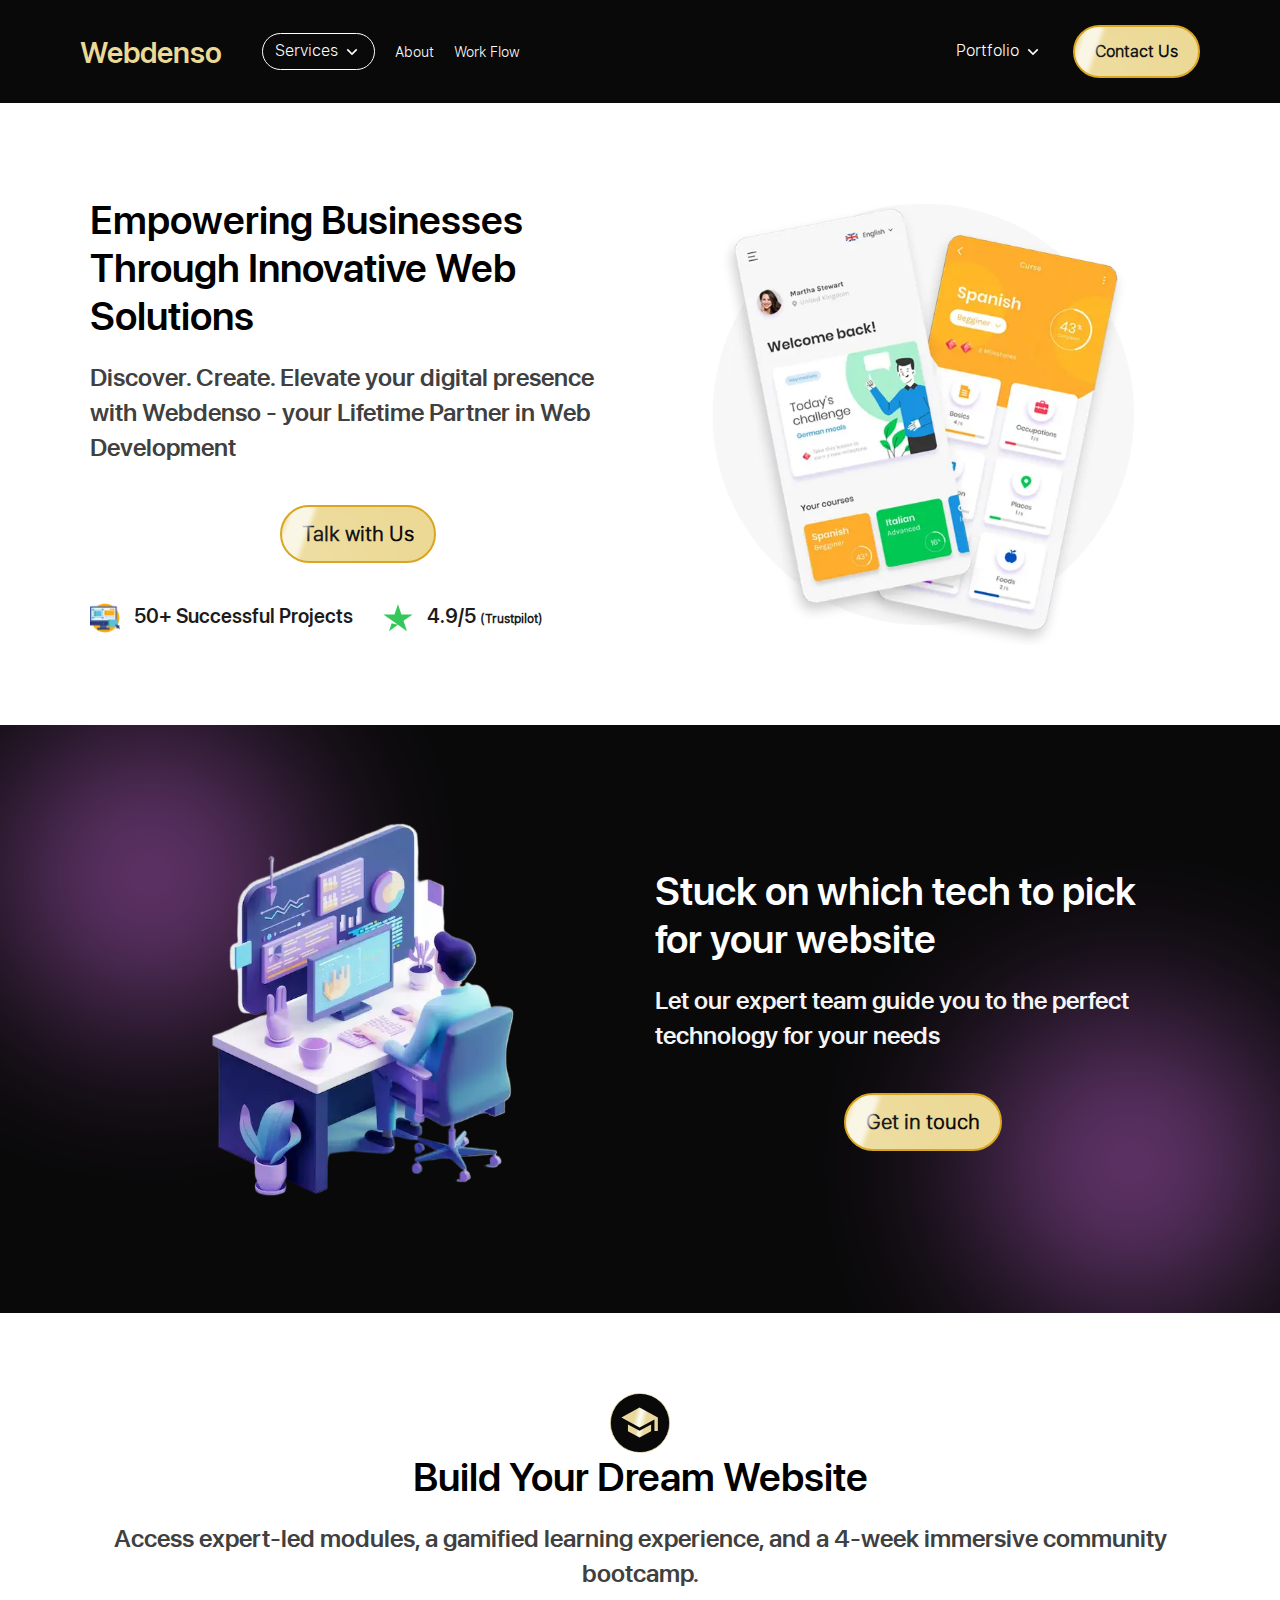
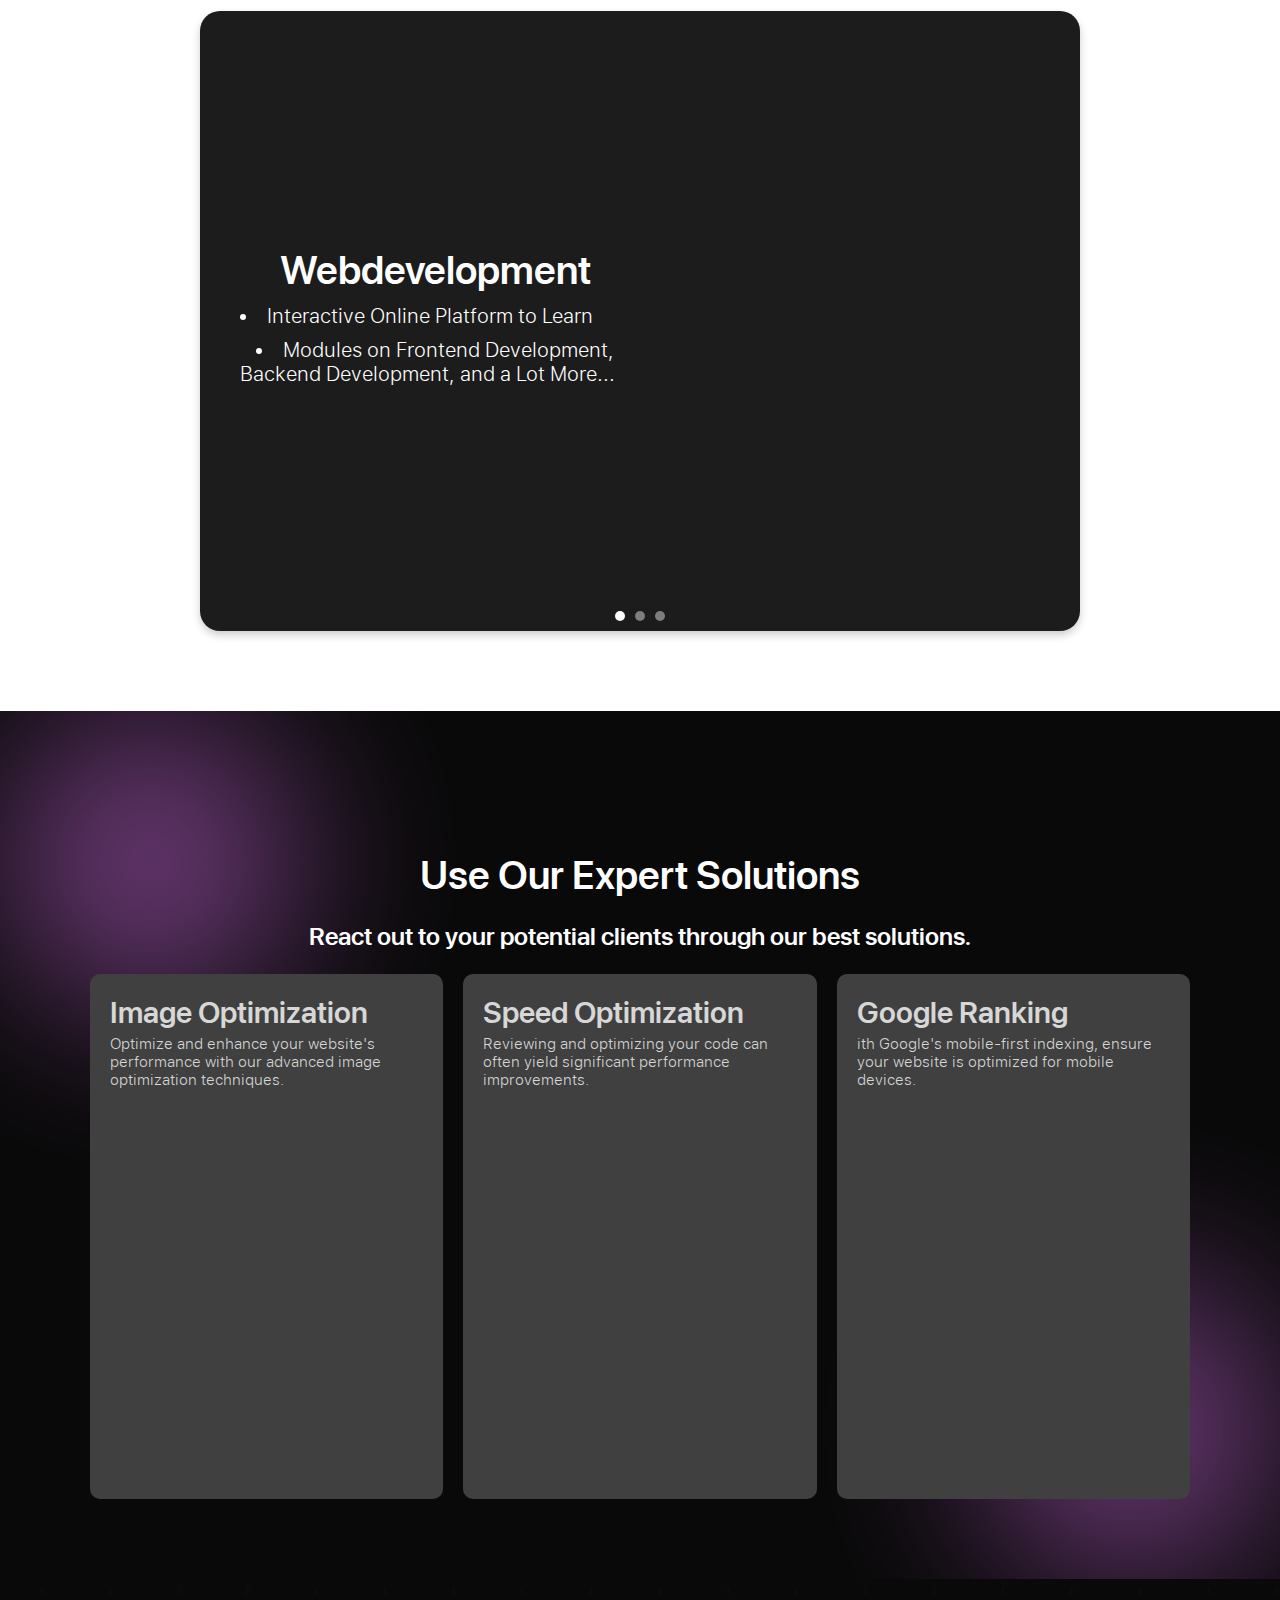
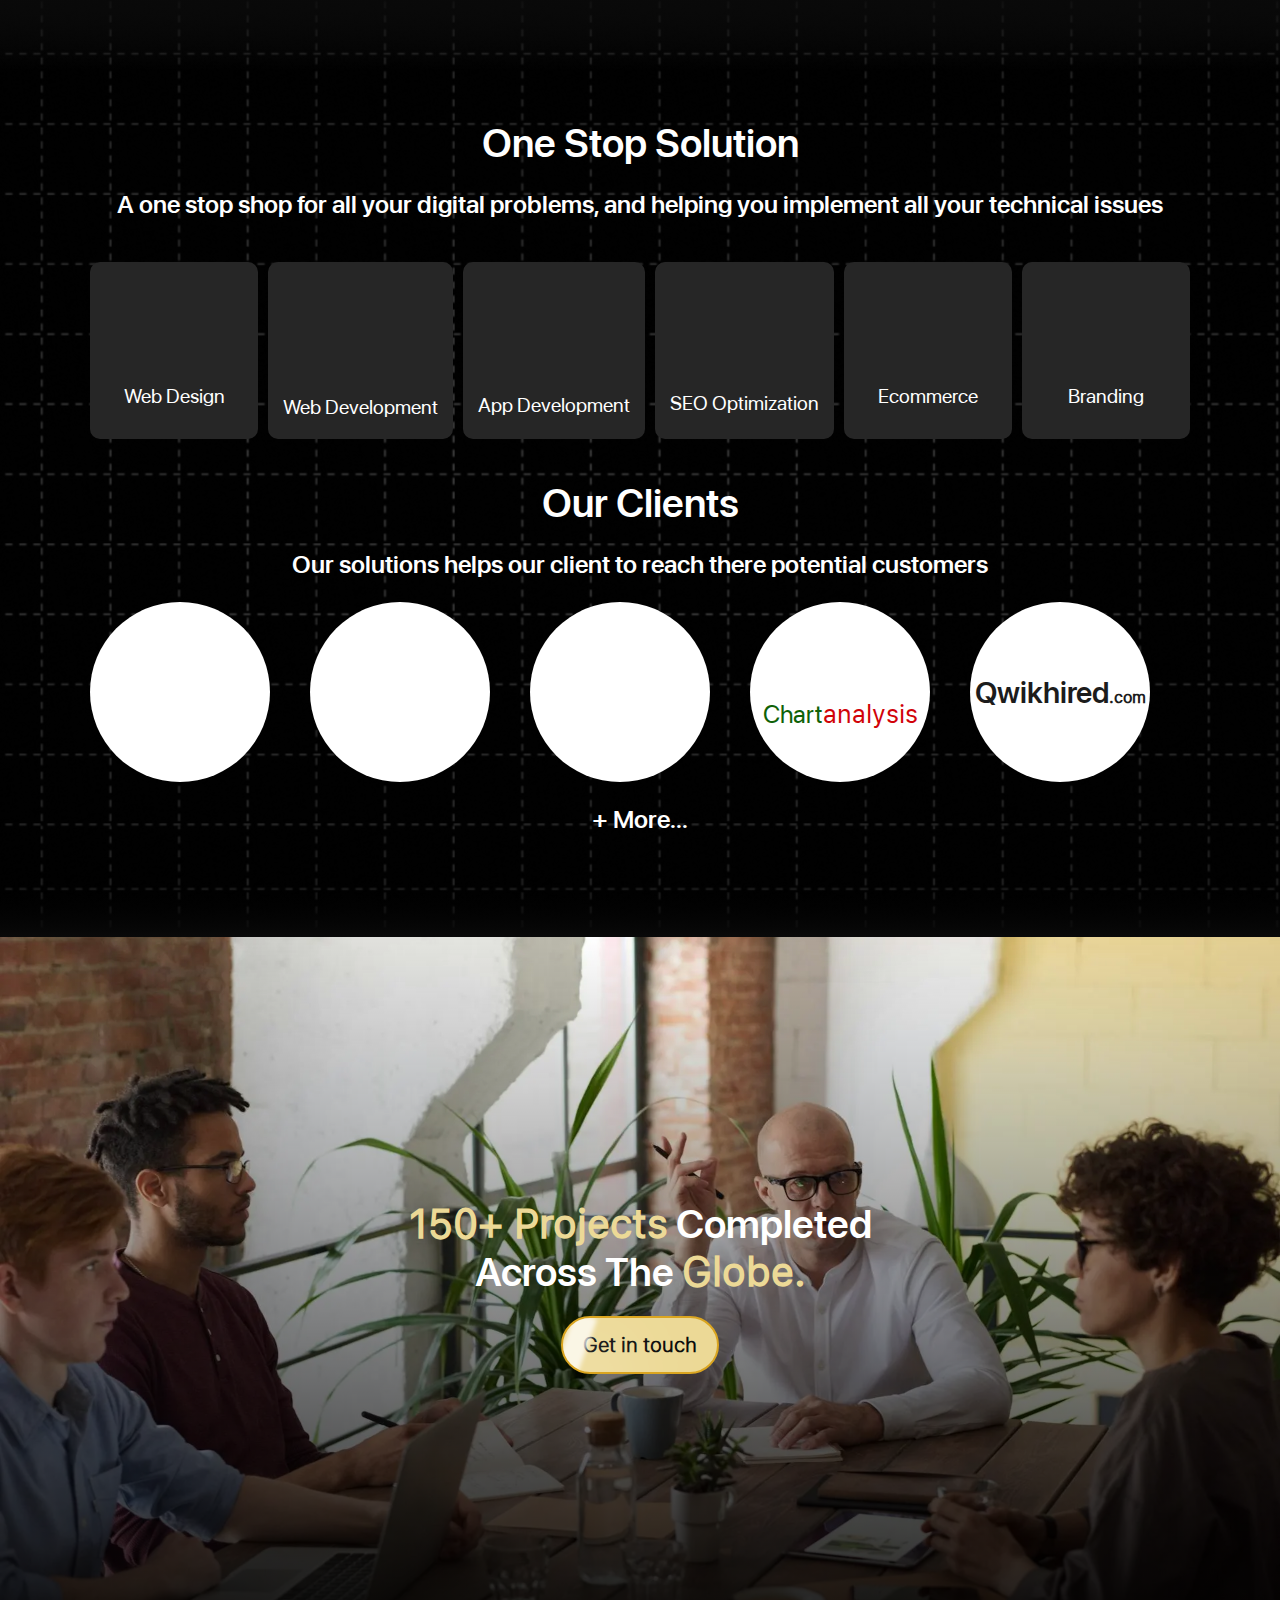
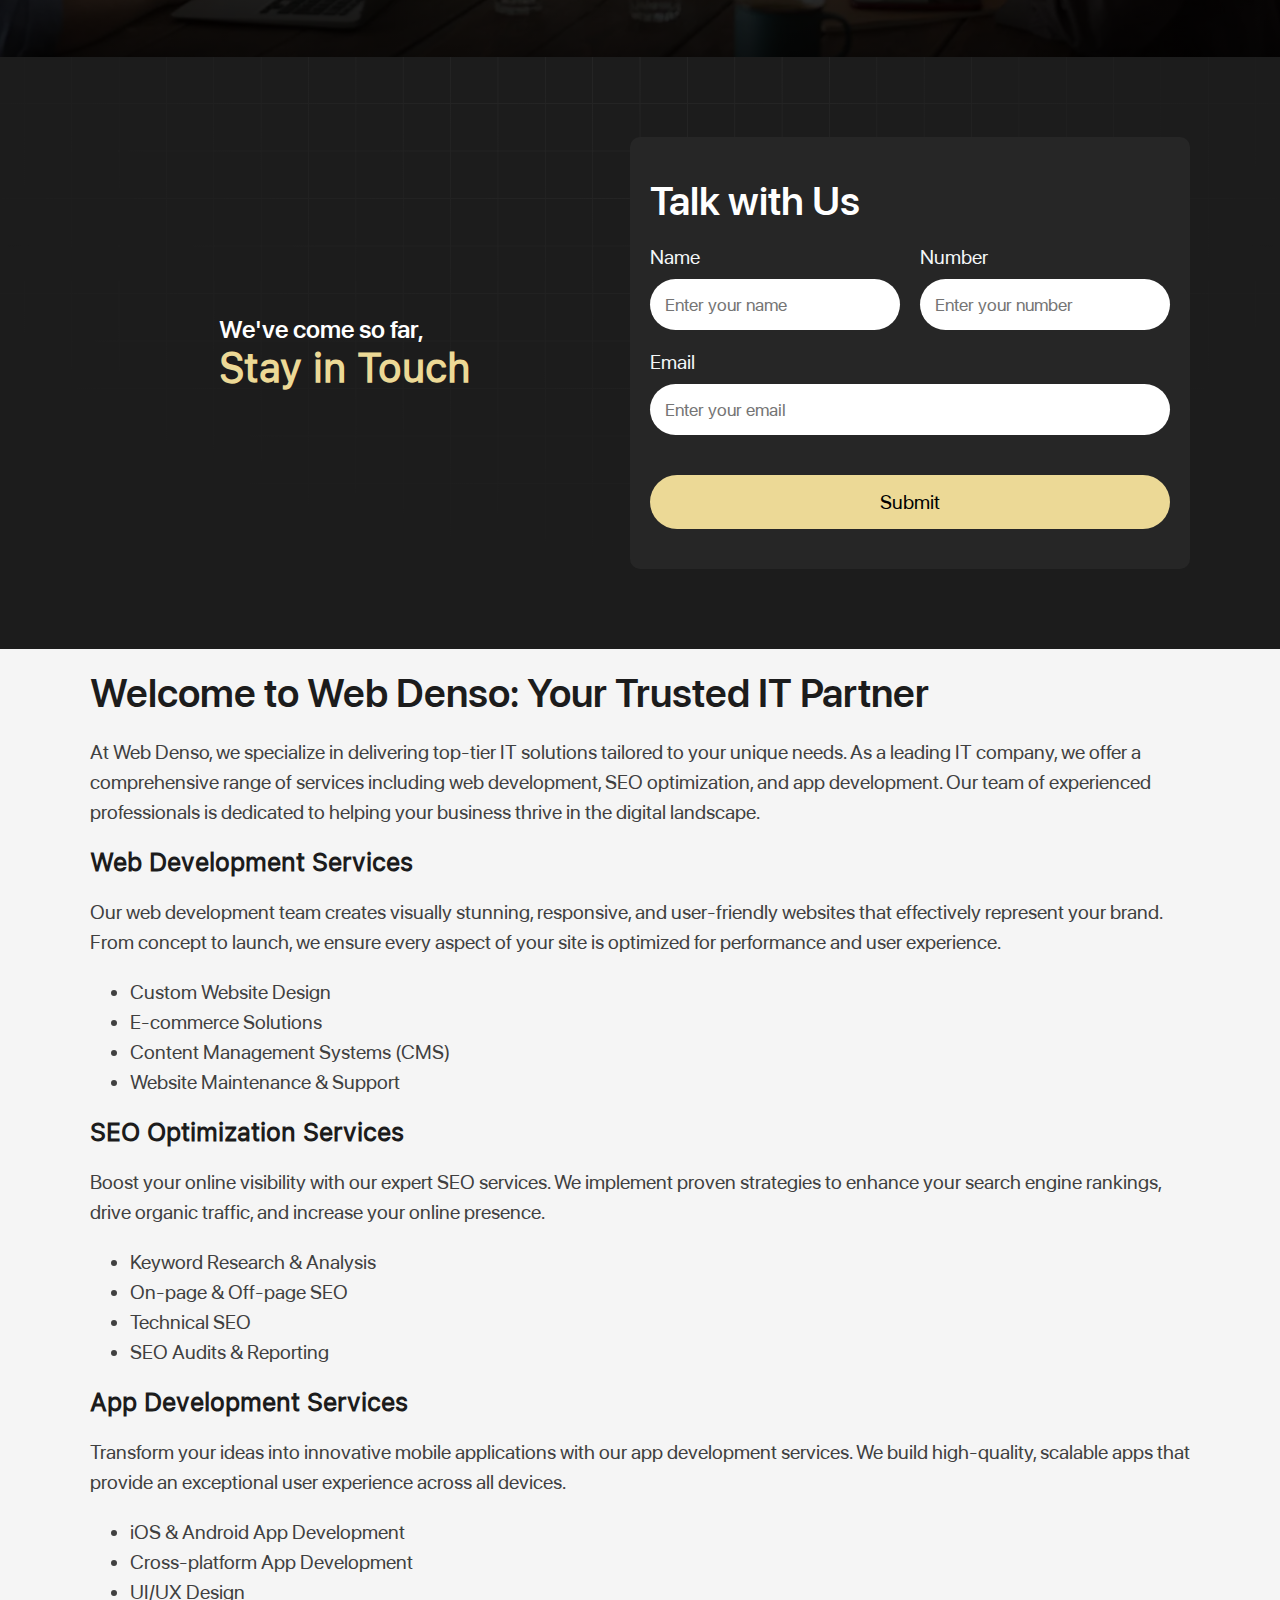
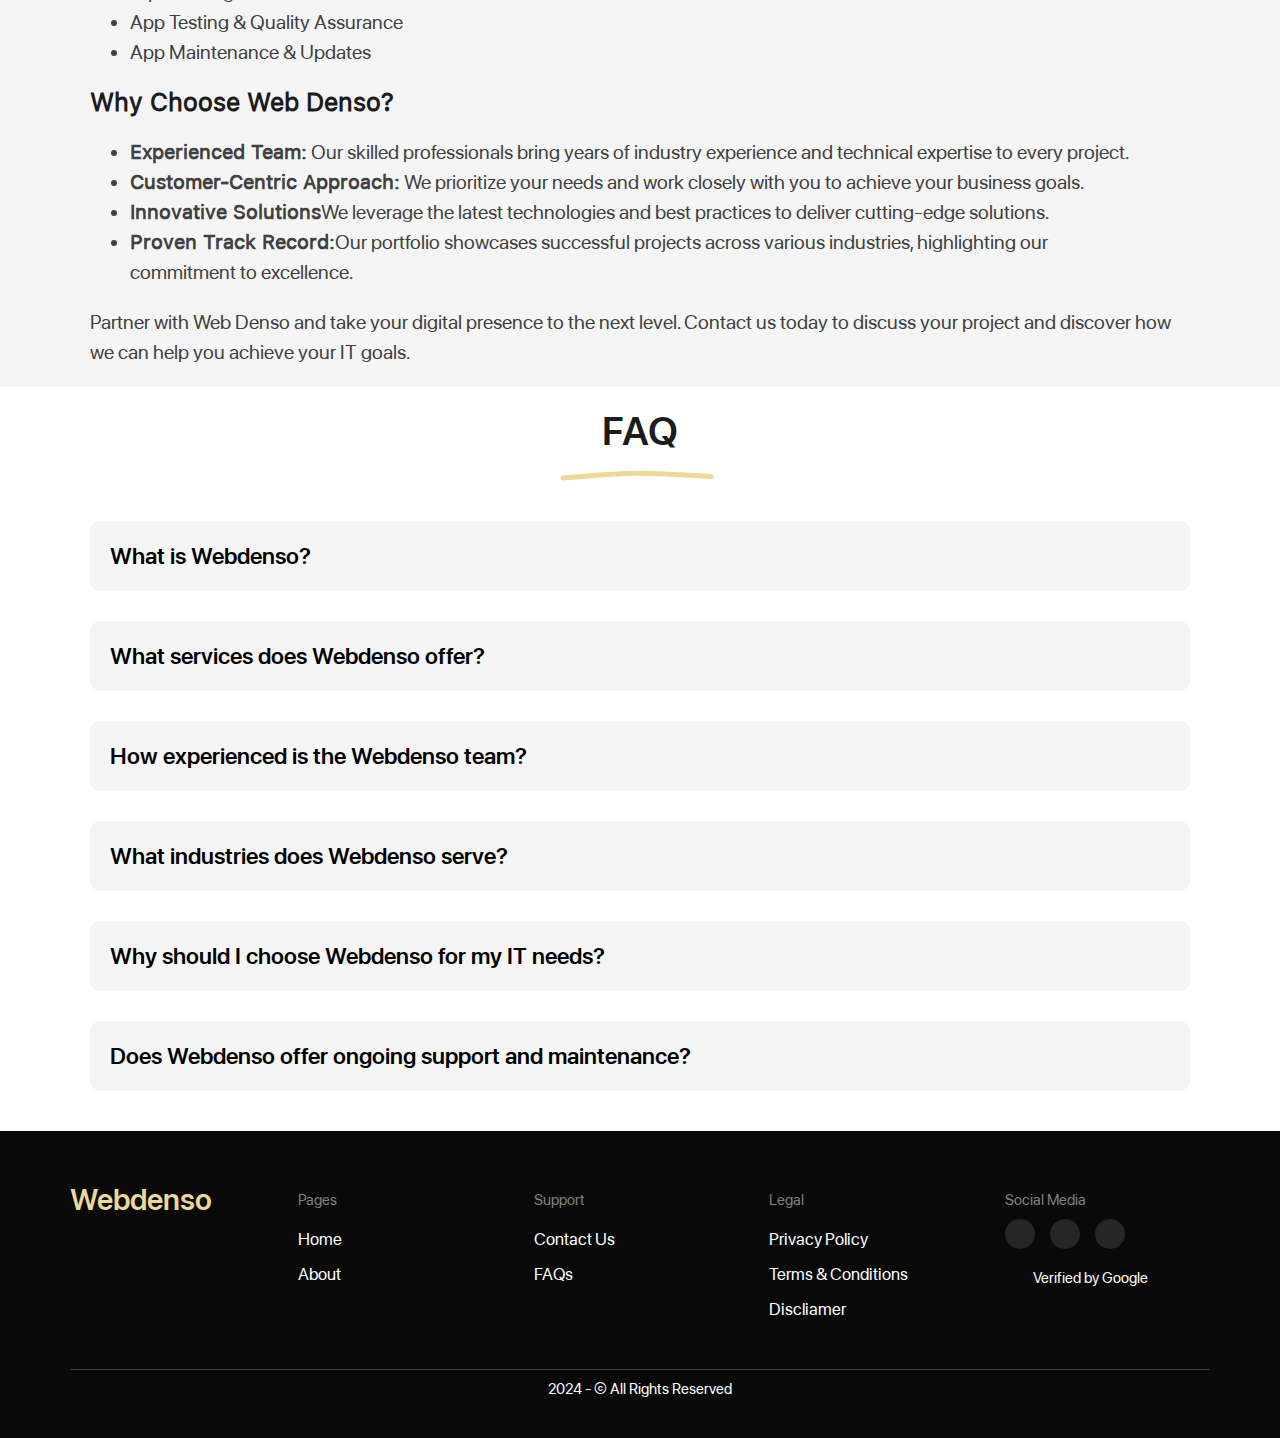
<file: index.html>
<!DOCTYPE html>
<html lang="en">
  <head>
    <meta charset="UTF-8" />
    <meta name="viewport" content="width=device-width, initial-scale=1.0" />
    <title>Webdenso</title>
    <link rel="stylesheet" href="assets/css/common.css" />
    <link rel="stylesheet" href="assets/css/style.css" />
  </head>
  <body>
    <header>
      <nav class="navbar">
        <div class="navbar-container">
          <a href="index.html" class="logo"> Webdenso </a>
          <div class="services-parent">
            <button class="services-btn" onclick="viewServices()">
              Services
              <img
                src="assets/icons/down-chevron.svg"
                alt="down chevron icon"
                height="20"
                width="20"
                decoding="async"
                loading="lazy"
              />
            </button>
            <div class="services-container">
              <a href="dynamic.html">Web Development</a>
              <a href="dynamic.html">App Development</a>
              <a href="dynamic.html">Ecommerce Website</a>
              <a href="dynamic.html">SEO Optimization</a>
            </div>
          </div>
          <button class="menu-btn">
            <img
              src="assets/icons/menu.svg"
              alt="menu icon"
              height="25"
              width="25"
              decoding="async"
              loading="lazy"
              onclick="viewMenu(this)"
            />
          </button>

          <div class="navlinks-container">
            <div class="navlinks-holder">
              <a href="about-us.html">About</a>
              <a href="workflow.html">Work Flow</a>
            </div>
            <div class="contactlinks-container">
              <div class="portfolio-parent">
                <button class="portfolio-btn" onclick="viewPortfolio()">
                  Portfolio
                  <img
                    src="assets/icons/down-chevron.svg"
                    alt="down chevron icon"
                    height="20"
                    width="20"
                    decoding="async"
                    loading="lazy"
                  />
                </button>
                <div class="portfolio-links">
                  <a href="portfolio-webdevelopment.html"
                    >Webdevelopment Portfolio</a
                  >
                  <a href="portfolio-appdevelopment.html"
                    >App development Potfolio</a
                  >
                  <a href="portfolio-logo.html">Logo Portfolio</a>
                  <a href="dynamic.html">Marketing Portfolio</a>
                </div>
              </div>
              <a href="contact.html" class="contact-btn">
                <span class="slight-glow"></span>
                Contact Us</a
              >
            </div>
          </div>
        </div>
      </nav>
    </header>
    <main>
      <section class="hero-section">
        <div class="hero-content">
          <h1>Empowering Businesses Through Innovative Web Solutions</h1>
          <p>
            Discover. Create. Elevate your digital presence with Webdenso - your
            Lifetime Partner in Web Development
          </p>
          <button class="contact-bigbtn" onclick="talkWithUs()">
            <span class="slight-glow"></span>
            Talk with Us
          </button>
          <div class="herotxt-holder">
            <p>
              <img
                src="assets/images/projects-image.webp"
                alt="projects-image"
                height="40"
                width="40"
                decoding="async"
                loading="lazy"
                class="herotxt-img"
              />
              50+ Successful Projects
            </p>
            <p>
              <img
                src="assets/icons/trustpilot-icon.svg"
                alt="trustpilot-icon"
                height="40"
                width="40"
                decoding="async"
                loading="lazy"
                class="herotxt-img"
              />

              4.9/5
              <span class="herosm-txt"> (Trustpilot) </span>
            </p>
          </div>
        </div>
        <div class="heroimage-holder">
          <img
            src="assets/images/hero-image.webp"
            alt="hero image"
            height="50"
            width="50"
            decoding="async"
            loading="lazy"
          />
        </div>
      </section>
      <section class="hero2-section">
        <div class="purple-blur"></div>
        <div class="purple-blur2"></div>
        <div class="hero-section">
          <div class="hero-content">
            <h2>Stuck on which tech to pick for your website</h2>
            <p>
              Let our expert team guide you to the perfect technology for your
              needs
            </p>
            <a href="contact.html" class="contact-bigbtn">
              <span class="slight-glow"></span>
              Get in touch</a
            >
          </div>
          <div class="heroimage-holder">
            <img
              src="assets/images/expert.webp"
              alt="hero image"
              height="50"
              width="50"
              decoding="async"
              loading="lazy"
            />
          </div>
        </div>
      </section>
      <section class="hero3-section">
        <div class="slider-wrapper">
          <span class="websiteicon-holder">
            <img
              src="assets/icons/desktop-icon.svg"
              alt="desktop icon"
              height="30"
              width="30"
              decoding="async"
              loading="eager"
            />
          </span>
          <h2>Build Your Dream Website</h2>
          <p>
            Access expert-led modules, a gamified learning experience, and a
            4-week immersive community bootcamp.
          </p>

          <div class="slider-container">
            <div class="slider">
              <div class="slide">
                <div class="caption">
                  <h2>Webdevelopment</h2>
                  <ul>
                    <li>Interactive Online Platform to Learn</li>
                    <li>
                      Modules on Frontend Development, Backend Development, and
                      a Lot More...
                    </li>
                  </ul>
                </div>
                <div class="slideImage-holder">
                  <img
                    src="assets/images/webdev-mobile-view.webp"
                    alt="webdev-mobile-view"
                    height="50"
                    width="50"
                    decoding="async"
                    loading="lazy"
                  />
                </div>
              </div>
              <div class="slide">
                <div class="caption">
                  <h2>SEO Optimization</h2>
                  <ul>
                    <li>Optimize your whole website</li>
                    <li>Improve Google rannking in your niche</li>
                  </ul>
                </div>

                <div class="slideImage-holder">
                  <img
                    src="assets/images/seo-mobile-view.webp"
                    alt="Stock Market"
                    height="50"
                    width="50"
                    decoding="async"
                    loading="lazy"
                  />
                </div>
              </div>
              <div class="slide">
                <div class="caption">
                  <h2>App Development</h2>
                  <ul>
                    <li>Create your dream app</li>
                    <li>Scale your app</li>
                  </ul>
                </div>
                <div class="slideImage-holder">
                  <img
                    src="assets/images/appdev-mobile-view.webp"
                    alt="appdev-mobile-view"
                    height="50"
                    width="50"
                    decoding="async"
                    loading="lazy"
                  />
                </div>
              </div>
            </div>
            <div class="pagination">
              <span class="dot" onclick="currentSlide(1)"></span>
              <span class="dot" onclick="currentSlide(2)"></span>
              <span class="dot" onclick="currentSlide(3)"></span>
            </div>
          </div>
        </div>
      </section>
      <section class="hero2-section">
        <div class="purple-blur"></div>
        <div class="purple-blur2"></div>
        <div class="hero3-section">
          <div class="slider-wrapper">
            <span class="websiteicon-holder">
              <img
                src="assets/icons/expert-icon.svg"
                alt="desktop icon"
                height="30"
                width="30"
                decoding="async"
                loading="eager"
              />
            </span>
            <h2>Use Our Expert Solutions</h2>
            <p>
              React out to your potential clients through our best solutions.
            </p>
          </div>
          <div class="solutions-container">
            <div>
              <h3>Image Optimization</h3>
              <p>
                Optimize and enhance your website's performance with our
                advanced image optimization techniques.
              </p>
              <img
                src="assets/images/solution-1.webp"
                alt="solution images"
                height="50"
                width="50"
                decoding="async"
                loading="lazy"
              />
            </div>
            <div>
              <h3>Speed Optimization</h3>
              <p>
                Reviewing and optimizing your code can often yield significant
                performance improvements.
              </p>
              <img
                src="assets/images/solution-2.webp"
                alt="solution images"
                height="50"
                width="50"
                decoding="async"
                loading="lazy"
              />
            </div>
            <div>
              <h3>Google Ranking</h3>
              <p>
                ith Google's mobile-first indexing, ensure your website is
                optimized for mobile devices.
              </p>
              <img
                src="assets/images/solution-3.webp"
                alt="solution images"
                height="50"
                width="50"
                decoding="async"
                loading="lazy"
              />
            </div>
          </div>
        </div>
      </section>
      <section
        class="hero2-section"
        style="
          background: url(assets/icons/grid-lines.svg) no-repeat center scroll,
            black;
          background-size: cover;
        "
      >
        <div class="hero3-section">
          <div class="slider-wrapper">
            <span class="websiteicon-holder">
              <img
                src="assets/icons/handshake.svg"
                alt="desktop icon"
                height="30"
                width="30"
                decoding="async"
                loading="eager"
              />
            </span>
            <h2>One Stop Solution</h2>
            <p>
              A one stop shop for all your digital problems, and helping you
              implement all your technical issues
            </p>
            <div class="problem-solutions-cotainer">
              <div class="ps-box">
                <img
                  src="assets/images/ps-webdesign.webp"
                  alt="webdesign illustration"
                  height="50"
                  width="50"
                  decoding="async"
                  loading="lazy"
                />
                <p>Web Design</p>
              </div>
              <div class="ps-box">
                <img
                  src="assets/images/ps-webdev.webp"
                  alt="web dev illustration"
                  height="50"
                  width="50"
                  decoding="async"
                  loading="lazy"
                />
                <p>Web Development</p>
              </div>
              <div class="ps-box">
                <img
                  src="assets/images/ps-appdev.webp"
                  alt="appdev illustration"
                  height="50"
                  width="50"
                  decoding="async"
                  loading="lazy"
                />
                <p>App Development</p>
              </div>
              <div class="ps-box">
                <img
                  src="assets/images/ps-seo.webp"
                  alt="seo illustration"
                  height="50"
                  width="50"
                  decoding="async"
                  loading="lazy"
                />
                <p>SEO Optimization</p>
              </div>
              <div class="ps-box">
                <img
                  src="assets/images/ps-ecommerce.webp"
                  alt="ecommerce illustration"
                  height="50"
                  width="50"
                  decoding="async"
                  loading="lazy"
                />
                <p>Ecommerce</p>
              </div>
              <div class="ps-box">
                <img
                  src="assets/images/ps-brand.webp"
                  alt="brand illustration"
                  height="50"
                  width="50"
                  decoding="async"
                  loading="lazy"
                />
                <p>Branding</p>
              </div>
            </div>
            <h3>Our Clients</h3>
            <p>
              Our solutions helps our client to reach there potential customers
            </p>
            <div class="clients-container">
              <div>
                <img
                  src="assets/images/7eventzz-logo.webp"
                  alt="7eventzz logo"
                  width="167"
                  height="50"
                  decoding="async"
                  loading="lazy"
                />
              </div>
              <div>
                <img
                  src="assets/images/giftlaya-logo.svg"
                  alt="giftlaya logo"
                  width="167"
                  height="50"
                  decoding="async"
                  loading="lazy"
                />
              </div>
              <div>
                <img
                  src="assets/images/balloodekor-logo.webp"
                  alt="balloodekor logo"
                  width="167"
                  height="50"
                  decoding="async"
                  loading="lazy"
                />
              </div>
              <div>
                <img
                  src="assets/images/chartanalysis-logo.webp"
                  alt="chartanalysis logo"
                  width="167"
                  height="50"
                  decoding="async"
                  loading="lazy"
                />
                <p class="chartanalysis-text">Chart<span>analysis</span></p>
              </div>
              <div>
                <p class="qwikhired-text">Qwikhired<span>.com</span></p>
              </div>
            </div>
            <p>+ More...</p>
          </div>
        </div>
      </section>
      <section class="happyclients-container">
        <h2>
          <span>150+ Projects</span> Completed <br />
          Across The <span>Globe.</span>
        </h2>
        <a href="contact.html" class="contact-bigbtn">
          <span class="slight-glow"></span>
          Get in touch</a
        >
      </section>
      <section
        class="hero2-section"
        style="
          background: url('assets/images/grid-lines.svg') center,
            var(--light-black);
          background-size: cover;
        "
      >
        <div class="hero-section" id="talkContainer">
          <div class="hero-content">
            <form action="" method="post" class="homepage-contactform">
              <h2>Talk with Us</h2>
              <div class="bothinput-holder">
                <div class="form-div">
                  <label for="user_name">Name</label>
                  <input
                    type="text"
                    placeholder="Enter your name"
                    id="user_name"
                    name="name"
                    required
                  />
                </div>
                <div class="form-div">
                  <label for="user_number">Number</label>
                  <input
                    type="tel"
                    placeholder="Enter your number"
                    id="user_number"
                    name="number"
                    required
                    maxlength="10"
                  />
                </div>
              </div>

              <div class="form-div">
                <label for="user_email">Email</label>
                <input
                  type="email"
                  placeholder="Enter your email"
                  id="user_email"
                  name="email"
                  required
                />
              </div>

              <button>Submit</button>
            </form>
          </div>
          <div class="heroimage-holder staytouch-container">
            <h2>
              We've come so far, <br />
              <span>Stay in Touch</span>
            </h2>
          </div>
        </div>
      </section>
      <section class="seo-content">
        <div>
          <h2>Welcome to Web Denso: Your Trusted IT Partner</h2>
          <p>
            At Web Denso, we specialize in delivering top-tier IT solutions
            tailored to your unique needs. As a leading IT company, we offer a
            comprehensive range of services including web development, SEO
            optimization, and app development. Our team of experienced
            professionals is dedicated to helping your business thrive in the
            digital landscape.
          </p>
          <h3>Web Development Services</h3>
          <p>
            Our web development team creates visually stunning, responsive, and
            user-friendly websites that effectively represent your brand. From
            concept to launch, we ensure every aspect of your site is optimized
            for performance and user experience.
          </p>
          <ul class="seo-ul">
            <li>Custom Website Design</li>
            <li>E-commerce Solutions</li>
            <li>Content Management Systems (CMS)</li>
            <li>Website Maintenance & Support</li>
          </ul>
          <h3>SEO Optimization Services</h3>
          <p>
            Boost your online visibility with our expert SEO services. We
            implement proven strategies to enhance your search engine rankings,
            drive organic traffic, and increase your online presence.
          </p>
          <ul class="seo-ul">
            <li>Keyword Research & Analysis</li>
            <li>On-page & Off-page SEO</li>
            <li>Technical SEO</li>
            <li>SEO Audits & Reporting</li>
          </ul>
          <h3>App Development Services</h3>
          <p>
            Transform your ideas into innovative mobile applications with our
            app development services. We build high-quality, scalable apps that
            provide an exceptional user experience across all devices.
          </p>
          <ul class="seo-ul">
            <li>iOS & Android App Development</li>
            <li>Cross-platform App Development</li>
            <li>UI/UX Design</li>
            <li>App Testing & Quality Assurance</li>
            <li>App Maintenance & Updates</li>
          </ul>
          <h3>Why Choose Web Denso?</h3>
          <ul class="seo-ul">
            <li>
              <b>Experienced Team:</b> Our skilled professionals bring years of
              industry experience and technical expertise to every project.
            </li>
            <li>
              <b>Customer-Centric Approach:</b> We prioritize your needs and
              work closely with you to achieve your business goals.
            </li>
            <li>
              <b>Innovative Solutions</b>We leverage the latest technologies and
              best practices to deliver cutting-edge solutions.
            </li>
            <li>
              <b>Proven Track Record:</b>Our portfolio showcases successful
              projects across various industries, highlighting our commitment to
              excellence.
            </li>
          </ul>
          <p>
            Partner with Web Denso and take your digital presence to the next
            level. Contact us today to discuss your project and discover how we
            can help you achieve your IT goals.
          </p>
        </div>
      </section>
      <section class="faq-container">
        <h2>FAQ</h2>
        <svg
          xmlns="http://www.w3.org/2000/svg"
          xmlns:xlink="http://www.w3.org/1999/xlink"
          viewBox="0 0 173 44"
          width="173"
          height="44"
          preserveAspectRatio="xMidYMid meet"
        >
          <defs>
            <clipPath id="__lottie_element_6">
              <rect width="173" height="44" x="0" y="0"></rect>
            </clipPath>
          </defs>
          <g clip-path="url(#__lottie_element_6)">
            <g
              transform="matrix(1,0,0,1,86.5,22)"
              opacity="1"
              style="display: block"
            >
              <g opacity="1" transform="matrix(1,0,0,1,0,0)">
                <path
                  stroke-linecap="round"
                  stroke-linejoin="miter"
                  fill-opacity="0"
                  stroke-miterlimit="4"
                  stroke="rgb(236,217,149)"
                  stroke-opacity="1"
                  stroke-width="5"
                  d=" M-77.5,1 C-77.5,1 -22.75,-3.75 -4,-3.75 C14.75,-3.75 70.75,-0.5 70.75,-0.5"
                ></path>
              </g>
            </g>
          </g>
        </svg>
        <div class="faqlists">
          <div class="faq-holder">
            <h5 class="faq-question">
              What is Webdenso?
              <img
                src="assets/icons/plus.svg"
                alt="plus icon"
                height="30"
                width="30"
                decoding="async"
                loading="lazy"
              />
            </h5>
            <div class="faq-answer">
              Webdenso is a premier IT services company specializing in web
              development, SEO optimization, and app development. We are
              committed to helping businesses establish and enhance their
              digital presence through innovative and customized technology
              solutions.
            </div>
          </div>
          <div class="faq-holder">
            <h5 class="faq-question">
              What services does Webdenso offer?
              <img
                src="assets/icons/plus.svg"
                alt="plus icon"
                height="30"
                width="30"
                decoding="async"
                loading="lazy"
              />
            </h5>
            <div class="faq-answer">
              Webdenso offers a wide range of services including:Web
              Development: Custom website design, e-commerce solutions, content
              management systems (CMS), and website maintenance. SEO
              Optimization: Keyword research, on-page and off-page SEO,
              technical SEO, local SEO, and comprehensive SEO audits and
              reporting. App Development: iOS and Android app development,
              cross-platform app development, UI/UX design, app testing, and
              ongoing maintenance and updates.
            </div>
          </div>
          <div class="faq-holder">
            <h5 class="faq-question">
              How experienced is the Webdenso team?
              <img
                src="assets/icons/plus.svg"
                alt="plus icon"
                height="30"
                width="30"
                decoding="async"
                loading="lazy"
              />
            </h5>
            <div class="faq-answer">
              The Webdenso team consists of highly skilled professionals with
              years of experience in the IT industry. Our team members are
              experts in their respective fields, bringing extensive knowledge
              and technical expertise to every project.
            </div>
          </div>
          <div class="faq-holder">
            <h5 class="faq-question">
              What industries does Webdenso serve?
              <img
                src="assets/icons/plus.svg"
                alt="plus icon"
                height="30"
                width="30"
                decoding="async"
                loading="lazy"
              />
            </h5>
            <div class="faq-answer">
              Webdenso serves a diverse range of industries, including retail,
              healthcare, finance, education, and more. Our customized solutions
              are designed to meet the unique needs of businesses across various
              sectors.
            </div>
          </div>
          <div class="faq-holder">
            <h5 class="faq-question">
              Why should I choose Webdenso for my IT needs?
              <img
                src="assets/icons/plus.svg"
                alt="plus icon"
                height="30"
                width="30"
                decoding="async"
                loading="lazy"
              />
            </h5>
            <div class="faq-answer">
              Webdenso is dedicated to delivering high-quality, innovative
              solutions tailored to your business requirements. We prioritize
              customer satisfaction, ensuring that our clients receive the best
              possible service and support. Our proven track record and
              commitment to excellence make us a trusted partner for your
              digital transformation journey.
            </div>
          </div>
          <div class="faq-holder">
            <h5 class="faq-question">
              Does Webdenso offer ongoing support and maintenance?
              <img
                src="assets/icons/plus.svg"
                alt="plus icon"
                height="30"
                width="30"
                decoding="async"
                loading="lazy"
              />
            </h5>
            <div class="faq-answer">
              Yes, Webdenso offers ongoing support and maintenance services to
              ensure that your website or application continues to perform
              optimally. We provide regular updates, troubleshooting, and
              enhancements to keep your digital assets running smoothly.
            </div>
          </div>
        </div>
      </section>
    </main>
    <footer>
      <div class="nested-footer">
        <div class="footer-links">
          <div class="footer-logoholder">
            <a href="index.html" class="logo">Webdenso</a>
          </div>
          <div class="footer-linksholder">
            <div>
              <p>Pages</p>
              <div class="footer-links-list">
                <a href="index.html">Home</a>
                <a href="about-us.html">About</a>
              </div>
            </div>
            <div>
              <p>Support</p>
              <div class="footer-links-list">
                <a href="contact.html">Contact Us</a>
                <a href="faq.html">FAQs</a>
              </div>
            </div>
            <div>
              <p>Legal</p>
              <div class="footer-links-list">
                <a href="privacy-policy.html">Privacy Policy</a>
                <a href="terms-and-condition.html">Terms & Conditions</a>
                <a href="disclaimer.html">Discliamer</a>
              </div>
            </div>
            <div>
              <p>Social Media</p>
              <div class="footer-social-medias">
                <a href="https://www.instagram.com/webdenso/">
                  <img
                    src="assets/icons/instagram-icon.svg"
                    alt="instagram icon"
                    height="20"
                    width="20"
                    decoding="async"
                    loading="lazy"
                  />
                </a>
                <a href="#">
                  <img
                    src="assets/icons/twitter.svg"
                    alt="twitter icon"
                    height="20"
                    width="20"
                    decoding="async"
                    loading="lazy"
                  />
                </a>
                <a href="https://www.linkedin.com/company/webdenso/">
                  <img
                    src="assets/icons/linkedin-icon.svg"
                    alt="twitter icon"
                    height="20"
                    width="20"
                    decoding="async"
                    loading="lazy"
                  />
                </a>
              </div>
              <div class="verified-box">
                <img
                  src="assets/icons/verify-icon.webp"
                  alt="verified icon"
                  height="25"
                  width="25"
                  decoding="async"
                  loading="lazy"
                />
                Verified by Google
              </div>
            </div>
          </div>
        </div>
        <div class="sub-footer">
          <p>2024 - &copy; All Rights Reserved</p>
        </div>
      </div>
    </footer>

    <script defer src="assets/js/script.js"></script>
  </body>
</html>
</file>
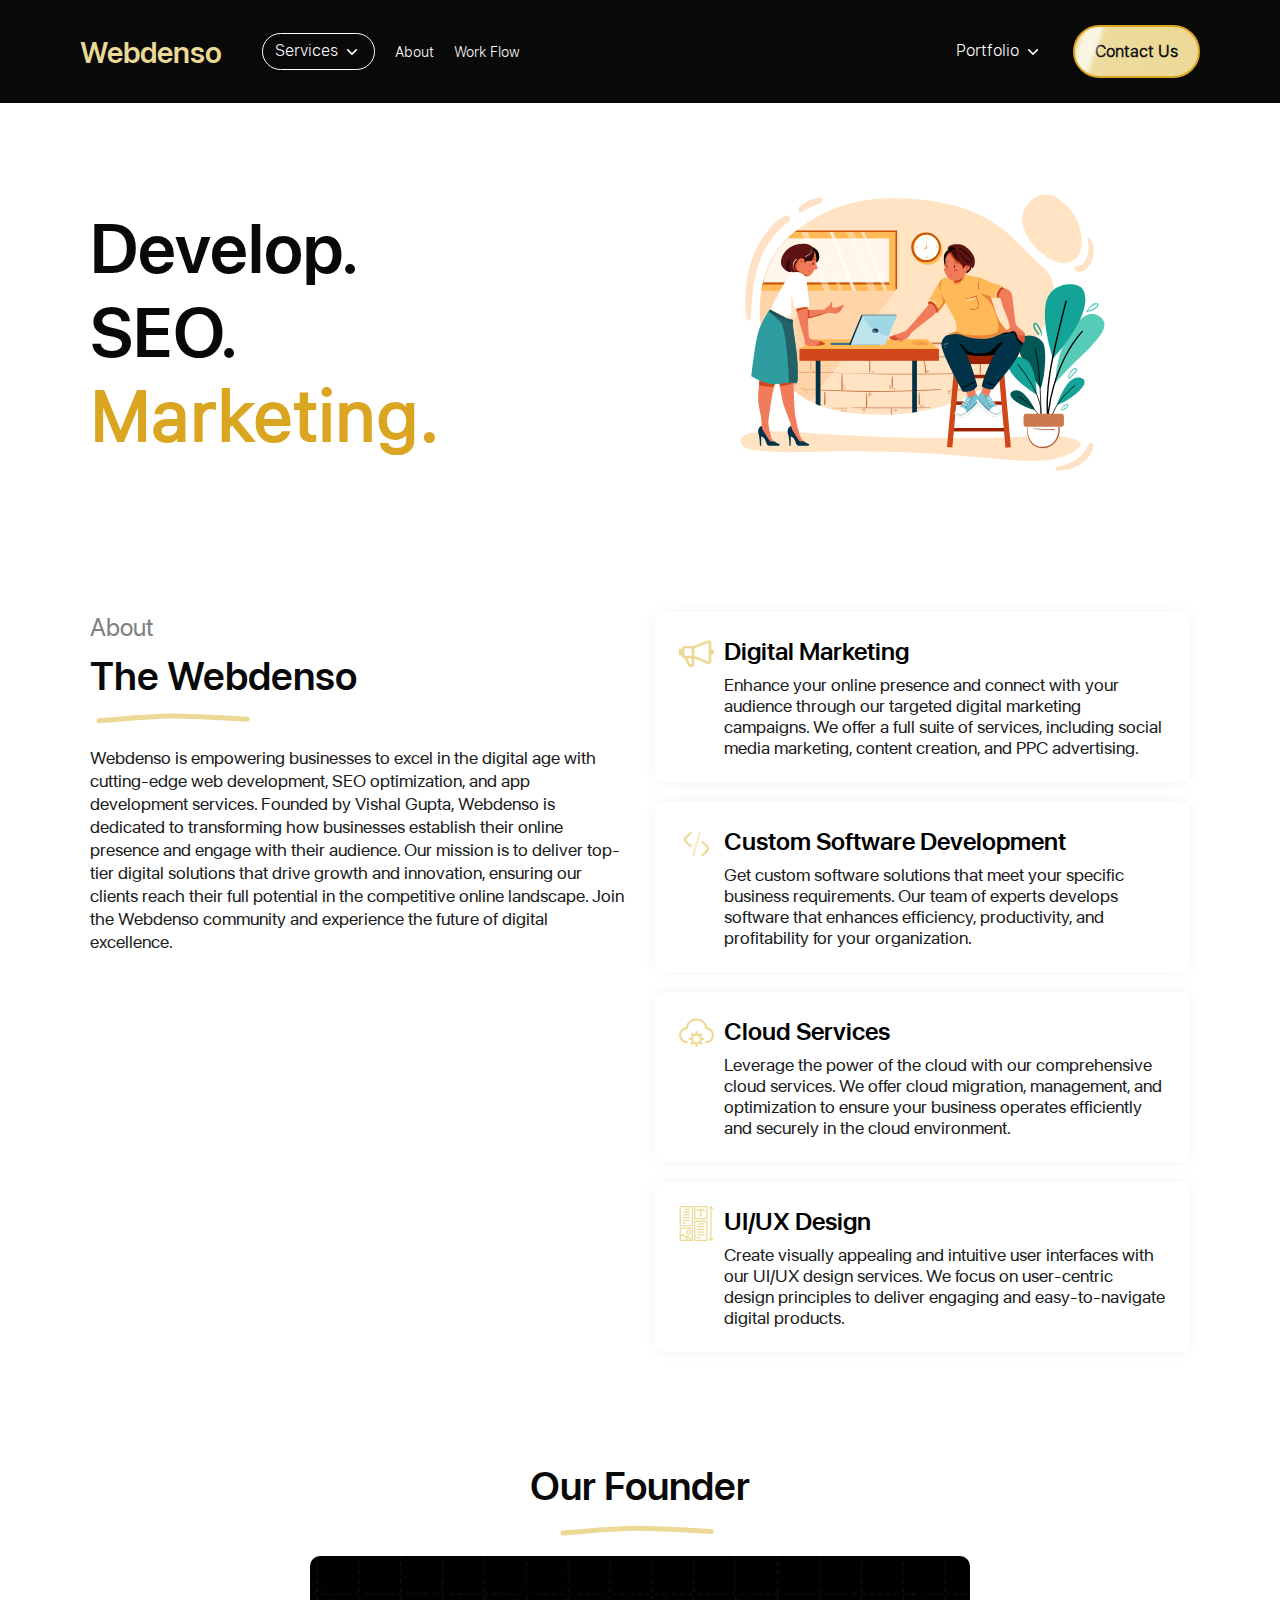
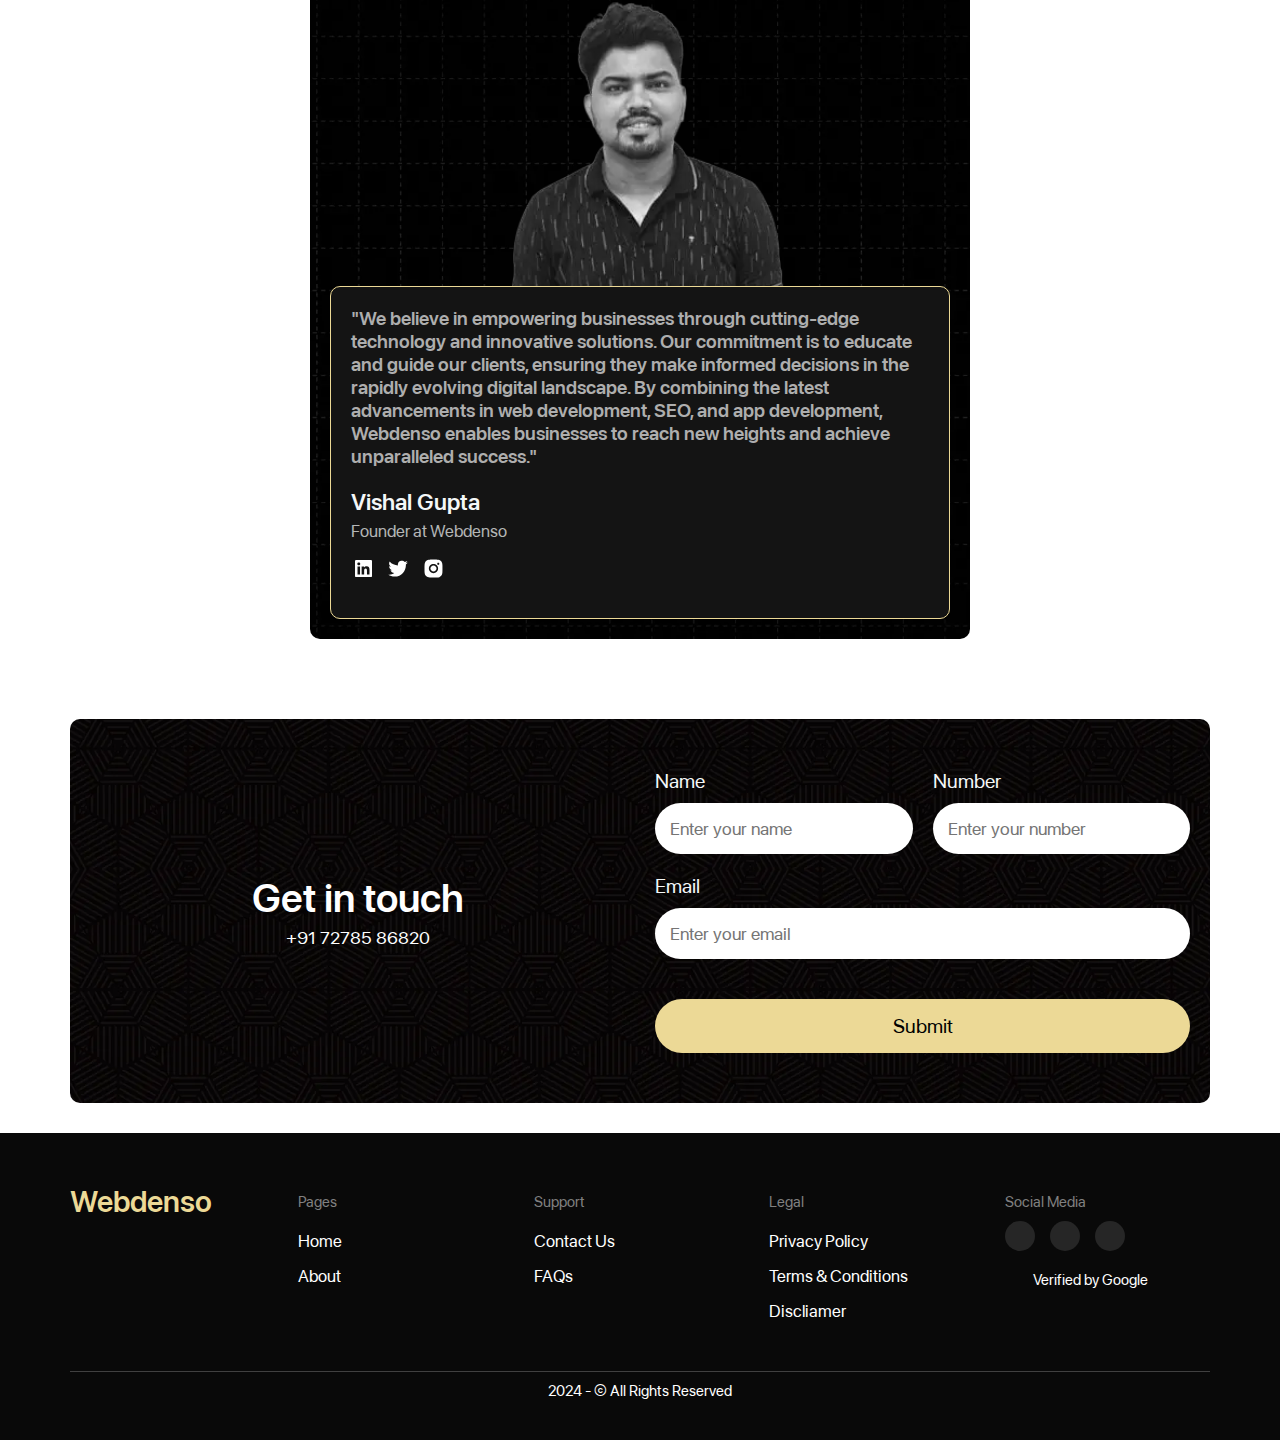
<file: about-us.html>
<!DOCTYPE html>
<html lang="en">
  <head>
    <meta charset="UTF-8" />
    <meta name="viewport" content="width=device-width, initial-scale=1.0" />
    <title>Webdenso | About Us</title>
    <link rel="stylesheet" href="assets/css/common.css" />
    <link rel="stylesheet" href="assets/css/about.css" />
  </head>
  <body>
    <header>
      <nav class="navbar">
        <div class="navbar-container">
          <a href="index.html" class="logo"> Webdenso </a>
          <div class="services-parent">
            <button class="services-btn" onclick="viewServices()">
              Services
              <img
                src="assets/icons/down-chevron.svg"
                alt="down chevron icon"
                height="20"
                width="20"
                decoding="async"
                loading="lazy"
              />
            </button>
            <div class="services-container">
              <a href="dynamic.html">Web Development</a>
              <a href="dynamic.html">App Development</a>
              <a href="dynamic.html">Ecommerce Website</a>
              <a href="dynamic.html">SEO Optimization</a>
            </div>
          </div>
          <button class="menu-btn">
            <img
              src="assets/icons/menu.svg"
              alt="menu icon"
              height="25"
              width="25"
              decoding="async"
              loading="lazy"
              onclick="viewMenu(this)"
            />
          </button>

          <div class="navlinks-container">
            <div class="navlinks-holder">
              <a href="about-us.html">About</a>
              <a href="workflow.html">Work Flow</a>
            </div>
            <div class="contactlinks-container">
              <div class="portfolio-parent">
                <button class="portfolio-btn" onclick="viewPortfolio()">
                  Portfolio
                  <img
                    src="assets/icons/down-chevron.svg"
                    alt="down chevron icon"
                    height="20"
                    width="20"
                    decoding="async"
                    loading="lazy"
                  />
                </button>
                <div class="portfolio-links">
                  <a href="portfolio-webdevelopment.html"
                    >Webdevelopment Portfolio</a
                  >
                  <a href="portfolio-appdevelopment.html"
                    >App development Potfolio</a
                  >
                  <a href="portfolio-logo.html">Logo Portfolio</a>
                  <a href="dynamic.html">Marketing Portfolio</a>
                </div>
              </div>
              <a href="contact.html" class="contact-btn">
                <span class="slight-glow"></span>
                Contact Us</a
              >
            </div>
          </div>
        </div>
      </nav>
    </header>
    <main>
      <section class="about-hero">
        <div class="about-hero-cont1">
          <h1>
            Develop. <br />SEO.<br />
            <span>Marketing.</span>
          </h1>
        </div>
        <div class="about-hero-cont2">
          <img
            src="assets/images/about-company.svg"
            alt="about-company image"
            height="50"
            width="50"
            decoding="async"
            loading="lazy"
          />
        </div>
      </section>
      <section class="about-hero">
        <div class="aboutwebdenso-container">
          <p class="about-subheading">About</p>
          <h2>The Webdenso</h2>
          <svg
            xmlns="http://www.w3.org/2000/svg"
            xmlns:xlink="http://www.w3.org/1999/xlink"
            viewBox="0 0 173 44"
            width="173"
            height="44"
            preserveAspectRatio="xMidYMid meet"
          >
            <defs>
              <clipPath id="__lottie_element_6">
                <rect width="173" height="44" x="0" y="0"></rect>
              </clipPath>
            </defs>
            <g clip-path="url(#__lottie_element_6)">
              <g
                transform="matrix(1,0,0,1,86.5,22)"
                opacity="1"
                style="display: block"
              >
                <g opacity="1" transform="matrix(1,0,0,1,0,0)">
                  <path
                    stroke-linecap="round"
                    stroke-linejoin="miter"
                    fill-opacity="0"
                    stroke-miterlimit="4"
                    stroke="rgb(236,217,149)"
                    stroke-opacity="1"
                    stroke-width="5"
                    d=" M-77.5,1 C-77.5,1 -22.75,-3.75 -4,-3.75 C14.75,-3.75 70.75,-0.5 70.75,-0.5"
                  ></path>
                </g>
              </g>
            </g>
          </svg>
          <p>
            Webdenso is empowering businesses to excel in the digital age with
            cutting-edge web development, SEO optimization, and app development
            services. Founded by Vishal Gupta, Webdenso is dedicated to
            transforming how businesses establish their online presence and
            engage with their audience. Our mission is to deliver top-tier
            digital solutions that drive growth and innovation, ensuring our
            clients reach their full potential in the competitive online
            landscape. Join the Webdenso community and experience the future of
            digital excellence.
          </p>
        </div>
        <div class="webdenso-offerings">
          <div class="webdenso-offerings-box">
            <img
              src="assets/icons/marketing-icon.svg"
              alt="marketing-icon"
              height="35"
              width="35"
              decoding="async"
              loading="lazy"
            />
            <div>
              <h3>Digital Marketing</h3>
              <p>
                Enhance your online presence and connect with your audience
                through our targeted digital marketing campaigns. We offer a
                full suite of services, including social media marketing,
                content creation, and PPC advertising.
              </p>
            </div>
          </div>
          <div class="webdenso-offerings-box">
            <img
              src="assets/icons/customsoftware-development.svg"
              alt="customsoftware-icon"
              height="35"
              width="35"
              decoding="async"
              loading="lazy"
            />
            <div>
              <h3>Custom Software Development</h3>
              <p>
                Get custom software solutions that meet your specific business
                requirements. Our team of experts develops software that
                enhances efficiency, productivity, and profitability for your
                organization.
              </p>
            </div>
          </div>
          <div class="webdenso-offerings-box">
            <img
              src="assets/icons/cloud-services-icon.svg"
              alt="cloud-services-icon"
              height="35"
              width="35"
              decoding="async"
              loading="lazy"
            />
            <div>
              <h3>Cloud Services</h3>
              <p>
                Leverage the power of the cloud with our comprehensive cloud
                services. We offer cloud migration, management, and optimization
                to ensure your business operates efficiently and securely in the
                cloud environment.
              </p>
            </div>
          </div>
          <div class="webdenso-offerings-box">
            <img
              src="assets/icons/uiux-icon.svg"
              alt="uiux-icon"
              height="35"
              width="35"
              decoding="async"
              loading="lazy"
            />
            <div>
              <h3>UI/UX Design</h3>
              <p>
                Create visually appealing and intuitive user interfaces with our
                UI/UX design services. We focus on user-centric design
                principles to deliver engaging and easy-to-navigate digital
                products.
              </p>
            </div>
          </div>
        </div>
      </section>
      <section class="fonders-container">
        <h2>Our Founder</h2>
        <svg
          xmlns="http://www.w3.org/2000/svg"
          xmlns:xlink="http://www.w3.org/1999/xlink"
          viewBox="0 0 173 44"
          width="173"
          height="44"
          preserveAspectRatio="xMidYMid meet"
        >
          <defs>
            <clipPath id="__lottie_element_6">
              <rect width="173" height="44" x="0" y="0"></rect>
            </clipPath>
          </defs>
          <g clip-path="url(#__lottie_element_6)">
            <g
              transform="matrix(1,0,0,1,86.5,22)"
              opacity="1"
              style="display: block"
            >
              <g opacity="1" transform="matrix(1,0,0,1,0,0)">
                <path
                  stroke-linecap="round"
                  stroke-linejoin="miter"
                  fill-opacity="0"
                  stroke-miterlimit="4"
                  stroke="rgb(236,217,149)"
                  stroke-opacity="1"
                  stroke-width="5"
                  d=" M-77.5,1 C-77.5,1 -22.75,-3.75 -4,-3.75 C14.75,-3.75 70.75,-0.5 70.75,-0.5"
                ></path>
              </g>
            </g>
          </g>
        </svg>

        <div class="founders-box">
          <img
            src="assets/images/founder-image.webp"
            alt="founder image"
            height="50"
            width="50"
            decoding="async"
            loading="lazy"
            class="founder-image"
          />
          <div class="founder-text">
            <article>
              "We believe in empowering businesses through cutting-edge
              technology and innovative solutions. Our commitment is to educate
              and guide our clients, ensuring they make informed decisions in
              the rapidly evolving digital landscape. By combining the latest
              advancements in web development, SEO, and app development,
              Webdenso enables businesses to reach new heights and achieve
              unparalleled success."
            </article>
            <p class="founder-name">Vishal Gupta</p>
            <p class="founded-company">Founder at Webdenso</p>
            <div class="founder-socials">
              <a href="https://www.linkedin.com/in/vishal-g-4034a8101/">
                <img
                  src="assets/icons/linkedin-icon.svg"
                  alt="likedin icon"
                  height="25"
                  width="25"
                  decoding="async"
                  loading="lazy"
                />
              </a>
              <a href="https://x.com/Ohhjee_com">
                <img
                  src="assets/icons/twitter.svg"
                  alt="twitter icon"
                  height="25"
                  width="25"
                  decoding="async"
                  loading="lazy"
                />
              </a>
              <a href="https://www.instagram.com/livelikevishal/">
                <img
                  src="assets/icons/instagram-icon.svg"
                  alt="instagram icon"
                  height="25"
                  width="25"
                  decoding="async"
                  loading="lazy"
                />
              </a>
            </div>
          </div>
        </div>
      </section>
      <section class="about-hero getintouch-container">
        <div class="getintouch-heading">
          <h2>Get in touch</h2>
          <a href="tel:7278586820">+91 72785 86820</a>
        </div>
        <form action="" method="post" class="about-form">
          <div class="bothinput-holder">
            <div class="form-div">
              <label for="user_name">Name</label>
              <input
                type="text"
                placeholder="Enter your name"
                id="user_name"
                name="name"
                required
              />
            </div>
            <div class="form-div">
              <label for="user_number">Number</label>
              <input
                type="tel"
                placeholder="Enter your number"
                id="user_number"
                name="number"
                required
                maxlength="10"
              />
            </div>
          </div>
          <div class="form-div">
            <label for="user_email">Email</label>
            <input
              type="email"
              placeholder="Enter your email"
              id="user_email"
              name="email"
              required
            />
          </div>
          <button>Submit</button>
        </form>
      </section>
    </main>
    <footer>
      <div class="nested-footer">
        <div class="footer-links">
          <div class="footer-logoholder">
            <a href="index.html" class="logo">Webdenso</a>
          </div>
          <div class="footer-linksholder">
            <div>
              <p>Pages</p>
              <div class="footer-links-list">
                <a href="index.html">Home</a>
                <a href="about-us.html">About</a>
              </div>
            </div>
            <div>
              <p>Support</p>
              <div class="footer-links-list">
                <a href="contact.html">Contact Us</a>
                <a href="faq.html">FAQs</a>
              </div>
            </div>
            <div>
              <p>Legal</p>
              <div class="footer-links-list">
                <a href="privacy-policy.html">Privacy Policy</a>
                <a href="terms-and-condition.html">Terms & Conditions</a>
                <a href="disclaimer.html">Discliamer</a>
              </div>
            </div>
            <div>
              <p>Social Media</p>
              <div class="footer-social-medias">
                <a href="https://www.instagram.com/webdenso/">
                  <img
                    src="assets/icons/instagram-icon.svg"
                    alt="instagram icon"
                    height="20"
                    width="20"
                    decoding="async"
                    loading="lazy"
                  />
                </a>
                <a href="#">
                  <img
                    src="assets/icons/twitter.svg"
                    alt="twitter icon"
                    height="20"
                    width="20"
                    decoding="async"
                    loading="lazy"
                  />
                </a>
                <a href="https://www.linkedin.com/company/webdenso/">
                  <img
                    src="assets/icons/linkedin-icon.svg"
                    alt="twitter icon"
                    height="20"
                    width="20"
                    decoding="async"
                    loading="lazy"
                  />
                </a>
              </div>
              <div class="verified-box">
                <img
                  src="assets/icons/verify-icon.webp"
                  alt="verified icon"
                  height="25"
                  width="25"
                  decoding="async"
                  loading="lazy"
                />
                Verified by Google
              </div>
            </div>
          </div>
        </div>
        <div class="sub-footer">
          <p>2024 - &copy; All Rights Reserved</p>
        </div>
      </div>
    </footer>

    <script defer src="assets/js/script.js"></script>
  </body>
</html>
</file>
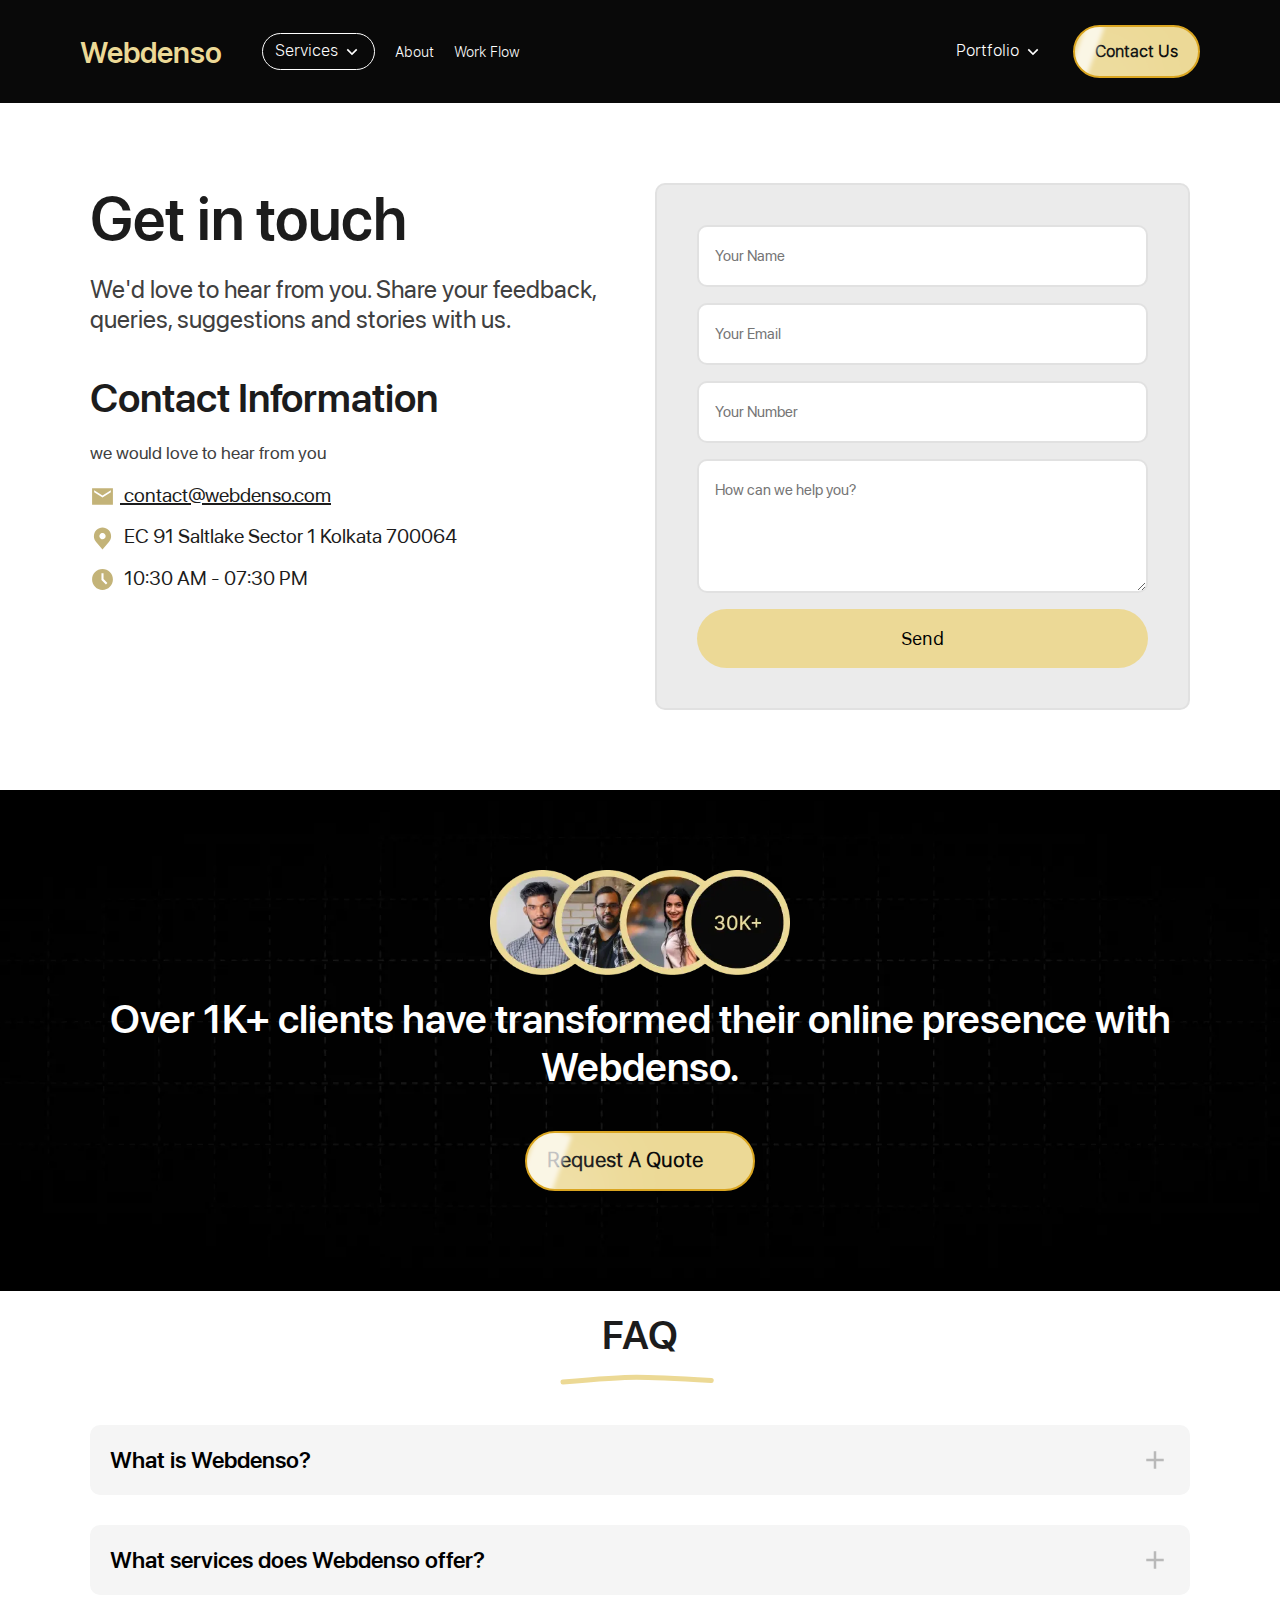
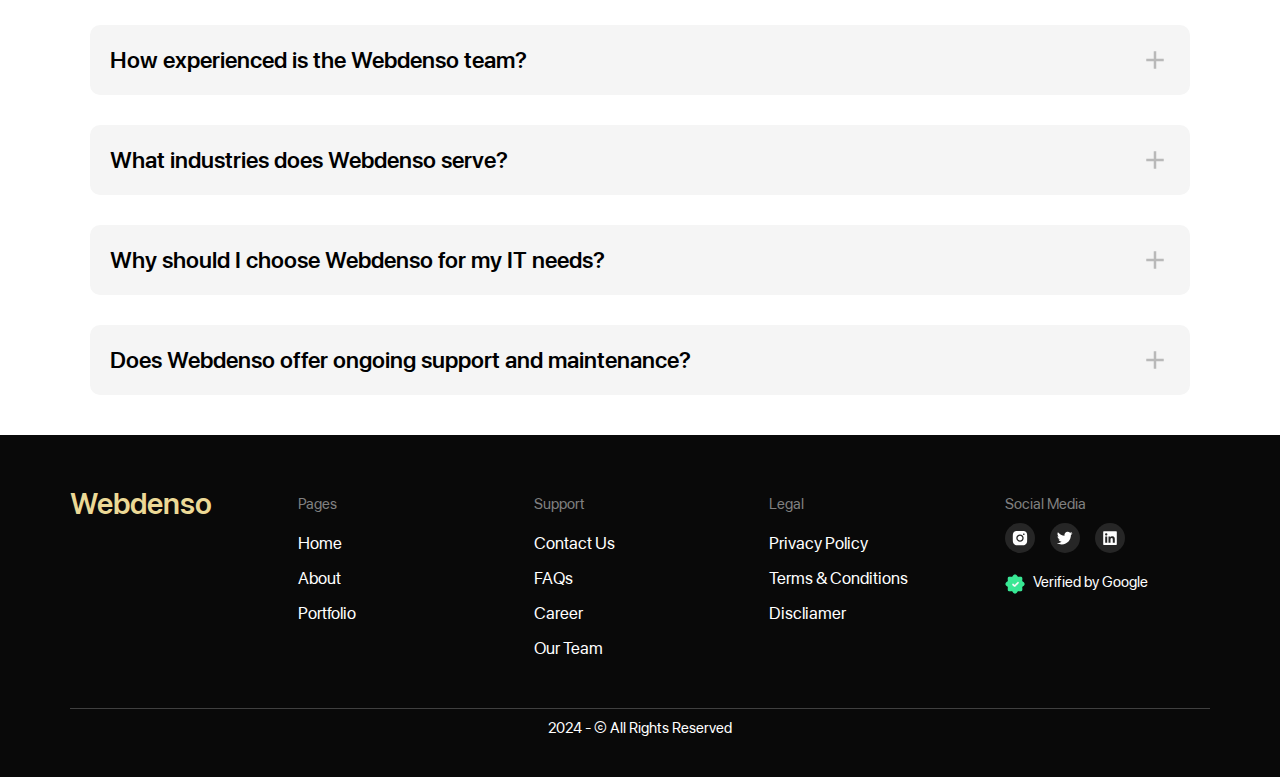
<file: contact.html>
<!DOCTYPE html>
<html lang="en">
  <head>
    <meta charset="UTF-8" />
    <meta name="viewport" content="width=device-width, initial-scale=1.0" />
    <title>Webdenso | Contact</title>
    <link rel="stylesheet" href="assets/css/common.css" />
    <link rel="stylesheet" href="assets/css/contact.css" />
  </head>
  <body>
    <header>
      <nav class="navbar">
        <div class="navbar-container">
          <a href="index.html" class="logo"> Webdenso </a>
          <div class="services-parent">
            <button class="services-btn" onclick="viewServices()">
              Services
              <img
                src="assets/icons/down-chevron.svg"
                alt="down chevron icon"
                height="20"
                width="20"
                decoding="async"
                loading="lazy"
              />
            </button>
            <div class="services-container">
              <a href="dynamic.html">Web Development</a>
              <a href="dynamic.html">App Development</a>
              <a href="dynamic.html">Ecommerce Website</a>
              <a href="dynamic.html">SEO Optimization</a>
            </div>
          </div>
          <button class="menu-btn">
            <img
              src="assets/icons/menu.svg"
              alt="menu icon"
              height="25"
              width="25"
              decoding="async"
              loading="lazy"
              onclick="viewMenu(this)"
            />
          </button>

          <div class="navlinks-container">
            <div class="navlinks-holder">
              <a href="about-us.html">About</a>
              <a href="workflow.html">Work Flow</a>
            </div>
            <div class="contactlinks-container">
              <div class="portfolio-parent">
                <button class="portfolio-btn" onclick="viewPortfolio()">
                  Portfolio
                  <img
                    src="assets/icons/down-chevron.svg"
                    alt="down chevron icon"
                    height="20"
                    width="20"
                    decoding="async"
                    loading="lazy"
                  />
                </button>
                <div class="portfolio-links">
                  <a href="portfolio-webdevelopment.html"
                    >Webdevelopment Portfolio</a
                  >
                  <a href="portfolio-appdevelopment.html"
                    >App development Potfolio</a
                  >
                  <a href="portfolio-logo.html">Logo Portfolio</a>
                  <a href="dynamic.html">Marketing Portfolio</a>
                </div>
              </div>
              <a href="contact.html" class="contact-btn">
                <span class="slight-glow"></span>
                Contact Us</a
              >
            </div>
          </div>
        </div>
      </nav>
    </header>
    <main>
      <section class="contactus-container">
        <div class="contact-details-container">
          <h1>Get in touch</h1>
          <article>
            We&apos;d love to hear from you. Share your feedback, queries,
            suggestions and stories with us.
          </article>
          <h2>Contact Information</h2>
          <p>we would love to hear from you</p>
          <div class="contact-options-container">
            <a
              href="mailto:contact@webdenso.com?subject=Inquiry%20About%20Web%20Development%20Services&amp;body=Hi%20WebDenso%20Team,"
            >
              <svg
                width="28"
                height="28"
                viewBox="0 0 28 28"
                fill="none"
                xmlns="http://www.w3.org/2000/svg"
              >
                <path
                  d="M25.6663 4.66669H2.33301V23.3334H25.6663V4.66669ZM23.333 9.33335L13.9997 15.1667L4.66634 9.33335V7.00002L13.9997 12.8334L23.333 7.00002V9.33335Z"
                  fill="#C3B378"
                ></path>
              </svg>
              contact@webdenso.com
            </a>

            <p>
              <svg
                width="28"
                height="28"
                viewBox="0 0 28 28"
                fill="none"
                xmlns="http://www.w3.org/2000/svg"
              >
                <path
                  d="M14 1.75C11.4482 1.75301 9.00182 2.76804 7.19743 4.57242C5.39305 6.37681 4.37802 8.82322 4.37501 11.375C4.37195 13.4603 5.05312 15.4891 6.31401 17.15C6.31401 17.15 6.57651 17.4956 6.61939 17.5455L14 26.25L21.3841 17.5411C21.4226 17.4948 21.686 17.15 21.686 17.15L21.6869 17.1474C22.9471 15.4872 23.628 13.4594 23.625 11.375C23.622 8.82322 22.607 6.37681 20.8026 4.57242C18.9982 2.76804 16.5518 1.75301 14 1.75ZM14 14.875C13.3078 14.875 12.6311 14.6697 12.0555 14.2851C11.4799 13.9006 11.0313 13.3539 10.7664 12.7144C10.5015 12.0749 10.4322 11.3711 10.5673 10.6922C10.7023 10.0133 11.0357 9.38961 11.5251 8.90013C12.0146 8.41064 12.6383 8.0773 13.3172 7.94225C13.9961 7.8072 14.6999 7.87651 15.3394 8.14142C15.9789 8.40633 16.5256 8.85493 16.9102 9.4305C17.2947 10.0061 17.5 10.6828 17.5 11.375C17.4989 12.3029 17.1297 13.1925 16.4736 13.8486C15.8175 14.5047 14.9279 14.8738 14 14.875Z"
                  fill="#C3B378"
                ></path>
              </svg>
              EC 91 Saltlake Sector 1 Kolkata 700064
            </p>

            <p>
              <svg
                width="28"
                height="28"
                viewBox="0 0 28 28"
                fill="none"
                xmlns="http://www.w3.org/2000/svg"
              >
                <path
                  d="M14 2.33334C7.56698 2.33334 2.33331 7.56701 2.33331 14C2.33331 20.433 7.56698 25.6667 14 25.6667C20.433 25.6667 25.6666 20.433 25.6666 14C25.6666 7.56701 20.433 2.33334 14 2.33334ZM17.8418 19.4915L12.8333 14.483V7.00001H15.1666V13.517L19.4915 17.8418L17.8418 19.4915Z"
                  fill="#C3B378"
                ></path>
              </svg>
              10:30 AM - 07:30 PM
            </p>
          </div>
        </div>
        <form action="" method="post" class="contact-form">
          <input type="text" placeholder="Your Name" required name="name" />
          <input type="email" placeholder="Your Email" required name="email" />
          <input
            type="tel"
            placeholder="Your Number"
            required
            name="number"
            maxlength="10"
          />

          <textarea
            name="message"
            id="user_message"
            placeholder="How can we help you?"
            rows="5"
          ></textarea>

          <button>Send</button>
        </form>
      </section>
      <section class="trusted-container">
        <img
          src="assets/images/clients-image.webp"
          alt="client image"
          height="60"
          width="120"
          decoding="async"
          loading="lazy"
        />
        <h2>
          Over 1K+ clients have transformed their online presence with Webdenso.
        </h2>
        <a
          href="https://wa.me/7278586820?text=Hello%20Webdenso%20Team,%20I%20have%20an%20inquiry%20about%20your%premium%20web%20development%20services."
          class="contact-bigbtn"
        >
          <span class="slight-glow"></span>
          Request A Quote
          <img
            src="assets/icons/arrow-forward.svg"
            alt="arrow forward icon"
            height="25"
            width="25"
            decoding="async"
            loading="lazy"
        /></a>
      </section>
      <section class="faq-container">
        <h2>FAQ</h2>
        <svg
          xmlns="http://www.w3.org/2000/svg"
          xmlns:xlink="http://www.w3.org/1999/xlink"
          viewBox="0 0 173 44"
          width="173"
          height="44"
          preserveAspectRatio="xMidYMid meet"
        >
          <defs>
            <clipPath id="__lottie_element_6">
              <rect width="173" height="44" x="0" y="0"></rect>
            </clipPath>
          </defs>
          <g clip-path="url(#__lottie_element_6)">
            <g
              transform="matrix(1,0,0,1,86.5,22)"
              opacity="1"
              style="display: block"
            >
              <g opacity="1" transform="matrix(1,0,0,1,0,0)">
                <path
                  stroke-linecap="round"
                  stroke-linejoin="miter"
                  fill-opacity="0"
                  stroke-miterlimit="4"
                  stroke="rgb(236,217,149)"
                  stroke-opacity="1"
                  stroke-width="5"
                  d=" M-77.5,1 C-77.5,1 -22.75,-3.75 -4,-3.75 C14.75,-3.75 70.75,-0.5 70.75,-0.5"
                ></path>
              </g>
            </g>
          </g>
        </svg>
        <div class="faqlists">
          <div class="faq-holder">
            <h5 class="faq-question">
              What is Webdenso?
              <img
                src="assets/icons/plus.svg"
                alt="plus icon"
                height="30"
                width="30"
                decoding="async"
                loading="lazy"
              />
            </h5>
            <div class="faq-answer">
              Webdenso is a premier IT services company specializing in web
              development, SEO optimization, and app development. We are
              committed to helping businesses establish and enhance their
              digital presence through innovative and customized technology
              solutions.
            </div>
          </div>
          <div class="faq-holder">
            <h5 class="faq-question">
              What services does Webdenso offer?
              <img
                src="assets/icons/plus.svg"
                alt="plus icon"
                height="30"
                width="30"
                decoding="async"
                loading="lazy"
              />
            </h5>
            <div class="faq-answer">
              Webdenso offers a wide range of services including:Web
              Development: Custom website design, e-commerce solutions, content
              management systems (CMS), and website maintenance. SEO
              Optimization: Keyword research, on-page and off-page SEO,
              technical SEO, local SEO, and comprehensive SEO audits and
              reporting. App Development: iOS and Android app development,
              cross-platform app development, UI/UX design, app testing, and
              ongoing maintenance and updates.
            </div>
          </div>
          <div class="faq-holder">
            <h5 class="faq-question">
              How experienced is the Webdenso team?
              <img
                src="assets/icons/plus.svg"
                alt="plus icon"
                height="30"
                width="30"
                decoding="async"
                loading="lazy"
              />
            </h5>
            <div class="faq-answer">
              The Webdenso team consists of highly skilled professionals with
              years of experience in the IT industry. Our team members are
              experts in their respective fields, bringing extensive knowledge
              and technical expertise to every project.
            </div>
          </div>
          <div class="faq-holder">
            <h5 class="faq-question">
              What industries does Webdenso serve?
              <img
                src="assets/icons/plus.svg"
                alt="plus icon"
                height="30"
                width="30"
                decoding="async"
                loading="lazy"
              />
            </h5>
            <div class="faq-answer">
              Webdenso serves a diverse range of industries, including retail,
              healthcare, finance, education, and more. Our customized solutions
              are designed to meet the unique needs of businesses across various
              sectors.
            </div>
          </div>
          <div class="faq-holder">
            <h5 class="faq-question">
              Why should I choose Webdenso for my IT needs?
              <img
                src="assets/icons/plus.svg"
                alt="plus icon"
                height="30"
                width="30"
                decoding="async"
                loading="lazy"
              />
            </h5>
            <div class="faq-answer">
              Webdenso is dedicated to delivering high-quality, innovative
              solutions tailored to your business requirements. We prioritize
              customer satisfaction, ensuring that our clients receive the best
              possible service and support. Our proven track record and
              commitment to excellence make us a trusted partner for your
              digital transformation journey.
            </div>
          </div>
          <div class="faq-holder">
            <h5 class="faq-question">
              Does Webdenso offer ongoing support and maintenance?
              <img
                src="assets/icons/plus.svg"
                alt="plus icon"
                height="30"
                width="30"
                decoding="async"
                loading="lazy"
              />
            </h5>
            <div class="faq-answer">
              Yes, Webdenso offers ongoing support and maintenance services to
              ensure that your website or application continues to perform
              optimally. We provide regular updates, troubleshooting, and
              enhancements to keep your digital assets running smoothly.
            </div>
          </div>
        </div>
      </section>
    </main>
    <footer>
      <div class="nested-footer">
        <div class="footer-links">
          <div class="footer-logoholder">
            <a href="index.html" class="logo">Webdenso</a>
          </div>
          <div class="footer-linksholder">
            <div>
              <p>Pages</p>
              <div class="footer-links-list">
                <a href="index.html">Home</a>
                <a href="about-us.html">About</a>
                <a href="portfolio.html">Portfolio</a>
              </div>
            </div>
            <div>
              <p>Support</p>
              <div class="footer-links-list">
                <a href="contact.html">Contact Us</a>
                <a href="#">FAQs</a>
                <a href="#">Career</a>
                <a href="#">Our Team</a>
              </div>
            </div>
            <div>
              <p>Legal</p>
              <div class="footer-links-list">
                <a href="privacy-policy.html">Privacy Policy</a>
                <a href="terms-and-condition.html">Terms & Conditions</a>
                <a href="disclaimer.html">Discliamer</a>
              </div>
            </div>
            <div>
              <p>Social Media</p>
              <div class="footer-social-medias">
                <a href="#">
                  <img
                    src="assets/icons/instagram-icon.svg"
                    alt="instagram icon"
                    height="20"
                    width="20"
                    decoding="async"
                    loading="lazy"
                  />
                </a>
                <a href="#">
                  <img
                    src="assets/icons/twitter.svg"
                    alt="twitter icon"
                    height="20"
                    width="20"
                    decoding="async"
                    loading="lazy"
                  />
                </a>
                <a href="#">
                  <img
                    src="assets/icons/linkedin-icon.svg"
                    alt="twitter icon"
                    height="20"
                    width="20"
                    decoding="async"
                    loading="lazy"
                  />
                </a>
              </div>
              <div class="verified-box">
                <img
                  src="assets/icons/verify-icon.webp"
                  alt="verified icon"
                  height="25"
                  width="25"
                  decoding="async"
                  loading="lazy"
                />
                Verified by Google
              </div>
            </div>
          </div>
        </div>
        <div class="sub-footer">
          <p>2024 - &copy; All Rights Reserved</p>
        </div>
      </div>
    </footer>
    <script defer src="assets/js/script.js"></script>
  </body>
</html>
</file>
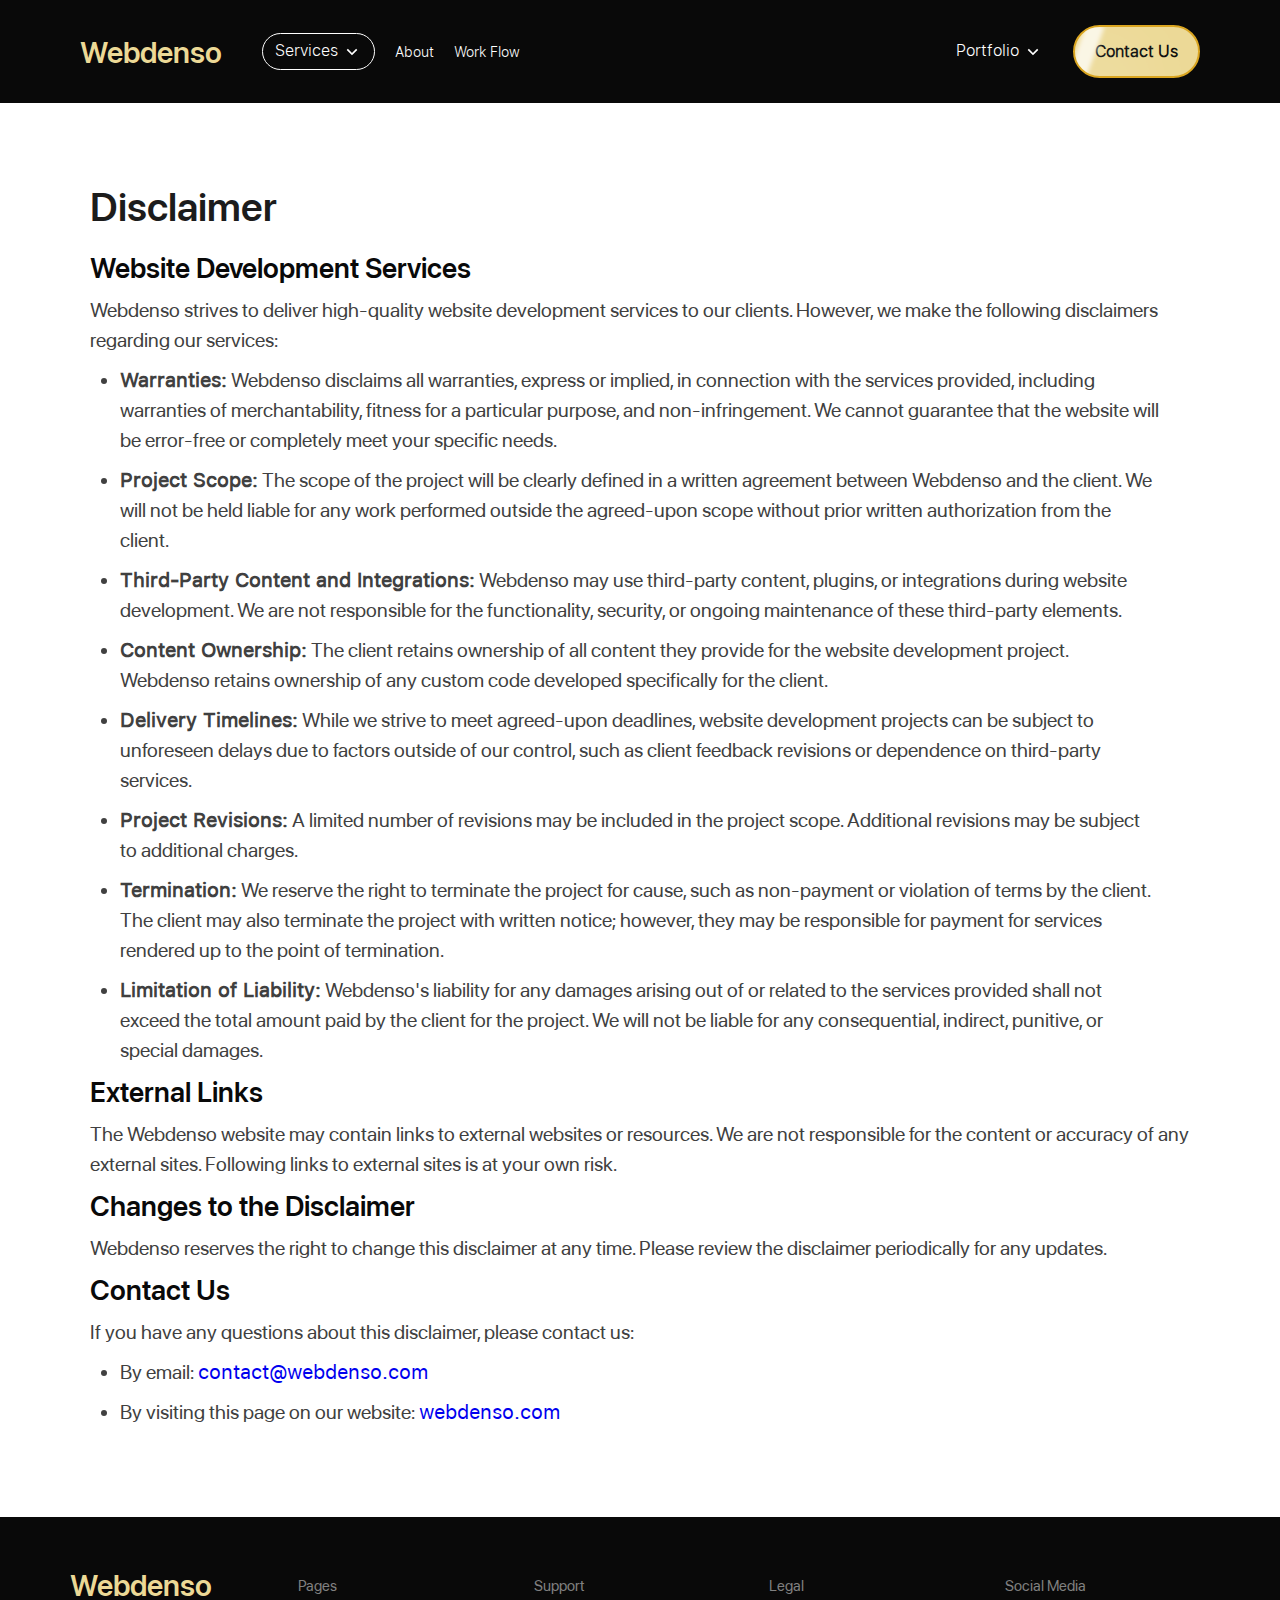
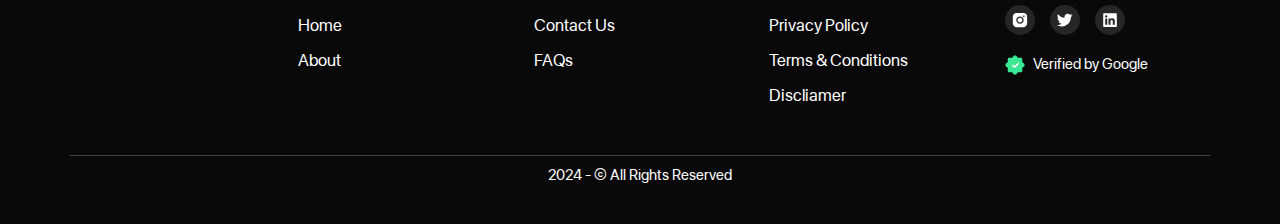
<file: disclaimer.html>
<!DOCTYPE html>
<html lang="en">
  <head>
    <meta charset="UTF-8" />
    <meta name="viewport" content="width=device-width, initial-scale=1.0" />
    <title>Webdenso | Disclaimer</title>
    <link rel="stylesheet" href="assets/css/common.css" />
  </head>
  <body>
    <header>
      <nav class="navbar">
        <div class="navbar-container">
          <a href="index.html" class="logo"> Webdenso </a>
          <div class="services-parent">
            <button class="services-btn" onclick="viewServices()">
              Services
              <img
                src="assets/icons/down-chevron.svg"
                alt="down chevron icon"
                height="20"
                width="20"
                decoding="async"
                loading="lazy"
              />
            </button>
            <div class="services-container">
              <a href="dynamic.html">Web Development</a>
              <a href="dynamic.html">App Development</a>
              <a href="dynamic.html">Ecommerce Website</a>
              <a href="dynamic.html">SEO Optimization</a>
            </div>
          </div>
          <button class="menu-btn">
            <img
              src="assets/icons/menu.svg"
              alt="menu icon"
              height="25"
              width="25"
              decoding="async"
              loading="lazy"
              onclick="viewMenu(this)"
            />
          </button>

          <div class="navlinks-container">
            <div class="navlinks-holder">
              <a href="about-us.html">About</a>
              <a href="workflow.html">Work Flow</a>
            </div>
            <div class="contactlinks-container">
              <div class="portfolio-parent">
                <button class="portfolio-btn" onclick="viewPortfolio()">
                  Portfolio
                  <img
                    src="assets/icons/down-chevron.svg"
                    alt="down chevron icon"
                    height="20"
                    width="20"
                    decoding="async"
                    loading="lazy"
                  />
                </button>
                <div class="portfolio-links">
                  <a href="portfolio-webdevelopment.html"
                    >Webdevelopment Portfolio</a
                  >
                  <a href="portfolio-appdevelopment.html"
                    >App development Potfolio</a
                  >
                  <a href="portfolio-logo.html">Logo Portfolio</a>
                  <a href="dynamic.html">Marketing Portfolio</a>
                </div>
              </div>
              <a href="contact.html" class="contact-btn">
                <span class="slight-glow"></span>
                Contact Us</a
              >
            </div>
          </div>
        </div>
      </nav>
    </header>
    <main>
      <section class="common-txt-container">
        <h1>Disclaimer</h1>

        <h2>Website Development Services</h2>
        <p>
          Webdenso strives to deliver high-quality website development services
          to our clients. However, we make the following disclaimers regarding
          our services:
        </p>

        <ul class="common-ul-tag">
          <li>
            <strong>Warranties:</strong> Webdenso disclaims all warranties,
            express or implied, in connection with the services provided,
            including warranties of merchantability, fitness for a particular
            purpose, and non-infringement. We cannot guarantee that the website
            will be error-free or completely meet your specific needs.
          </li>
          <li>
            <strong>Project Scope:</strong> The scope of the project will be
            clearly defined in a written agreement between Webdenso and the
            client. We will not be held liable for any work performed outside
            the agreed-upon scope without prior written authorization from the
            client.
          </li>
          <li>
            <strong>Third-Party Content and Integrations:</strong> Webdenso may
            use third-party content, plugins, or integrations during website
            development. We are not responsible for the functionality, security,
            or ongoing maintenance of these third-party elements.
          </li>
          <li>
            <strong>Content Ownership:</strong> The client retains ownership of
            all content they provide for the website development project.
            Webdenso retains ownership of any custom code developed specifically
            for the client.
          </li>
          <li>
            <strong>Delivery Timelines:</strong> While we strive to meet
            agreed-upon deadlines, website development projects can be subject
            to unforeseen delays due to factors outside of our control, such as
            client feedback revisions or dependence on third-party services.
          </li>
          <li>
            <strong>Project Revisions:</strong> A limited number of revisions
            may be included in the project scope. Additional revisions may be
            subject to additional charges.
          </li>
          <li>
            <strong>Termination:</strong> We reserve the right to terminate the
            project for cause, such as non-payment or violation of terms by the
            client. The client may also terminate the project with written
            notice; however, they may be responsible for payment for services
            rendered up to the point of termination.
          </li>
          <li>
            <strong>Limitation of Liability:</strong> Webdenso's liability for
            any damages arising out of or related to the services provided shall
            not exceed the total amount paid by the client for the project. We
            will not be liable for any consequential, indirect, punitive, or
            special damages.
          </li>
        </ul>

        <h2>External Links</h2>
        <p>
          The Webdenso website may contain links to external websites or
          resources. We are not responsible for the content or accuracy of any
          external sites. Following links to external sites is at your own risk.
        </p>

        <h2>Changes to the Disclaimer</h2>
        <p>
          Webdenso reserves the right to change this disclaimer at any time.
          Please review the disclaimer periodically for any updates.
        </p>

        <h2>Contact Us</h2>
        <p>
          If you have any questions about this disclaimer, please contact us:
        </p>
        <ul class="common-ul-tag">
          <li>
            By email:
            <a href="mailto:contact@webdenso.com">contact@webdenso.com</a>
          </li>
          <li>
            By visiting this page on our website:
            <a href="https://webdenso.com" target="_blank">webdenso.com</a>
          </li>
        </ul>
      </section>
    </main>
    <footer>
      <div class="nested-footer">
        <div class="footer-links">
          <div class="footer-logoholder">
            <a href="index.html" class="logo">Webdenso</a>
          </div>
          <div class="footer-linksholder">
            <div>
              <p>Pages</p>
              <div class="footer-links-list">
                <a href="index.html">Home</a>
                <a href="about-us.html">About</a>
              </div>
            </div>
            <div>
              <p>Support</p>
              <div class="footer-links-list">
                <a href="contact.html">Contact Us</a>
                <a href="faq.html">FAQs</a>
              </div>
            </div>
            <div>
              <p>Legal</p>
              <div class="footer-links-list">
                <a href="privacy-policy.html">Privacy Policy</a>
                <a href="terms-and-condition.html">Terms & Conditions</a>
                <a href="disclaimer.html">Discliamer</a>
              </div>
            </div>
            <div>
              <p>Social Media</p>
              <div class="footer-social-medias">
                <a href="https://www.instagram.com/webdenso/">
                  <img
                    src="assets/icons/instagram-icon.svg"
                    alt="instagram icon"
                    height="20"
                    width="20"
                    decoding="async"
                    loading="lazy"
                  />
                </a>
                <a href="#">
                  <img
                    src="assets/icons/twitter.svg"
                    alt="twitter icon"
                    height="20"
                    width="20"
                    decoding="async"
                    loading="lazy"
                  />
                </a>
                <a href="https://www.linkedin.com/company/webdenso/">
                  <img
                    src="assets/icons/linkedin-icon.svg"
                    alt="twitter icon"
                    height="20"
                    width="20"
                    decoding="async"
                    loading="lazy"
                  />
                </a>
              </div>
              <div class="verified-box">
                <img
                  src="assets/icons/verify-icon.webp"
                  alt="verified icon"
                  height="25"
                  width="25"
                  decoding="async"
                  loading="lazy"
                />
                Verified by Google
              </div>
            </div>
          </div>
        </div>
        <div class="sub-footer">
          <p>2024 - &copy; All Rights Reserved</p>
        </div>
      </div>
    </footer>

    <script defer src="assets/js/script.js"></script>
  </body>
</html>
</file>
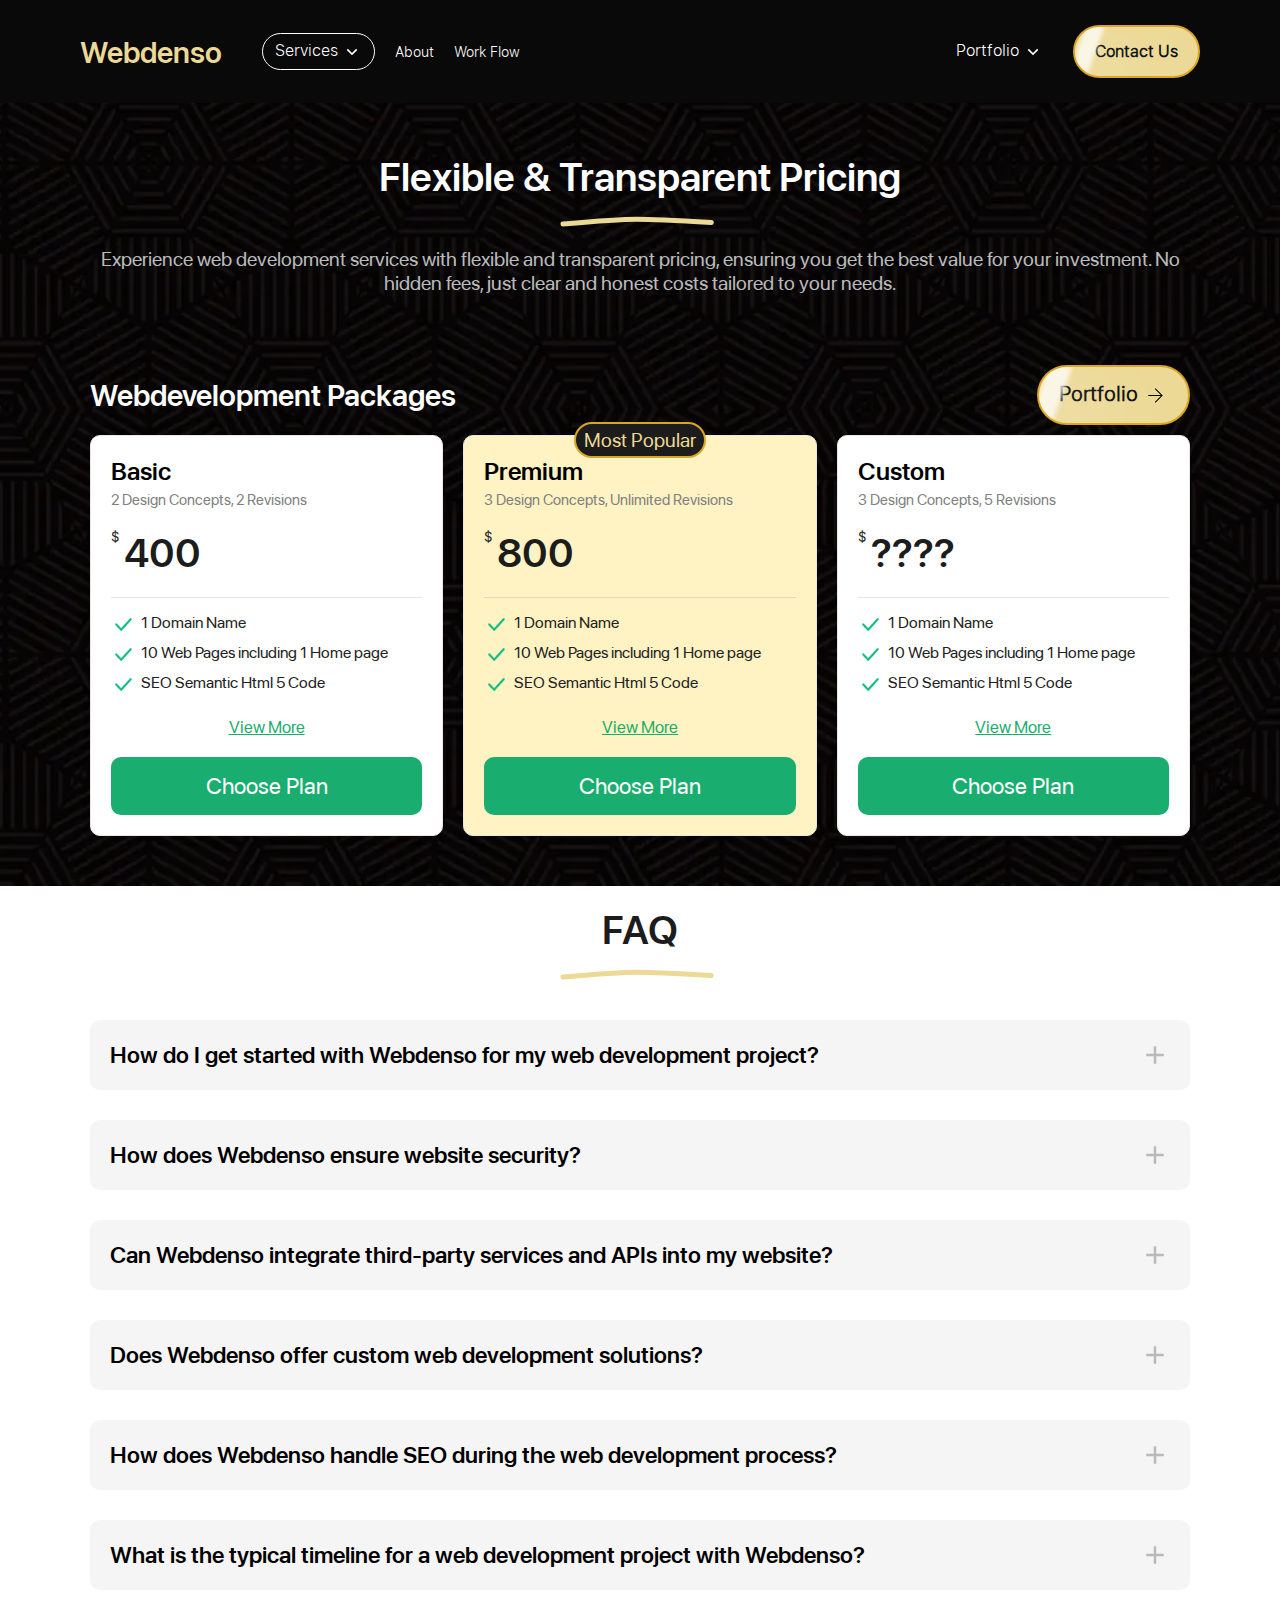
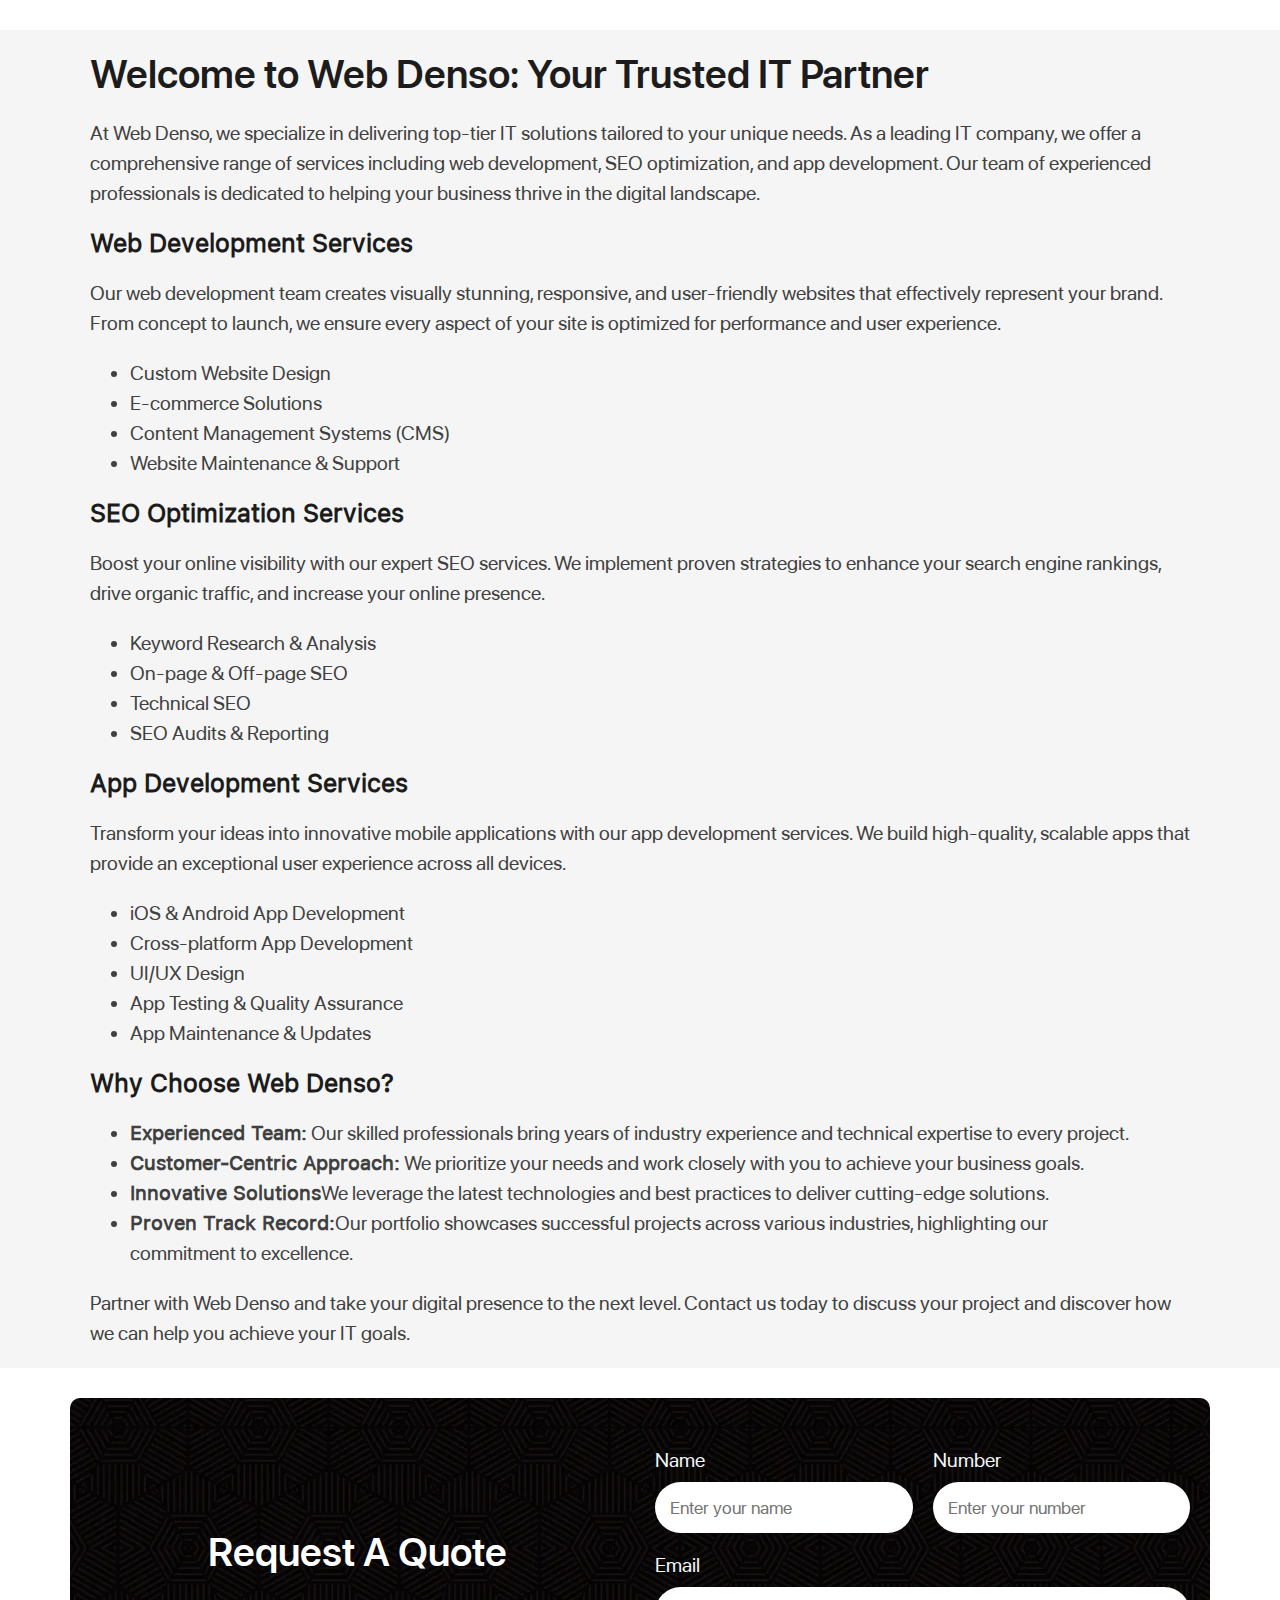
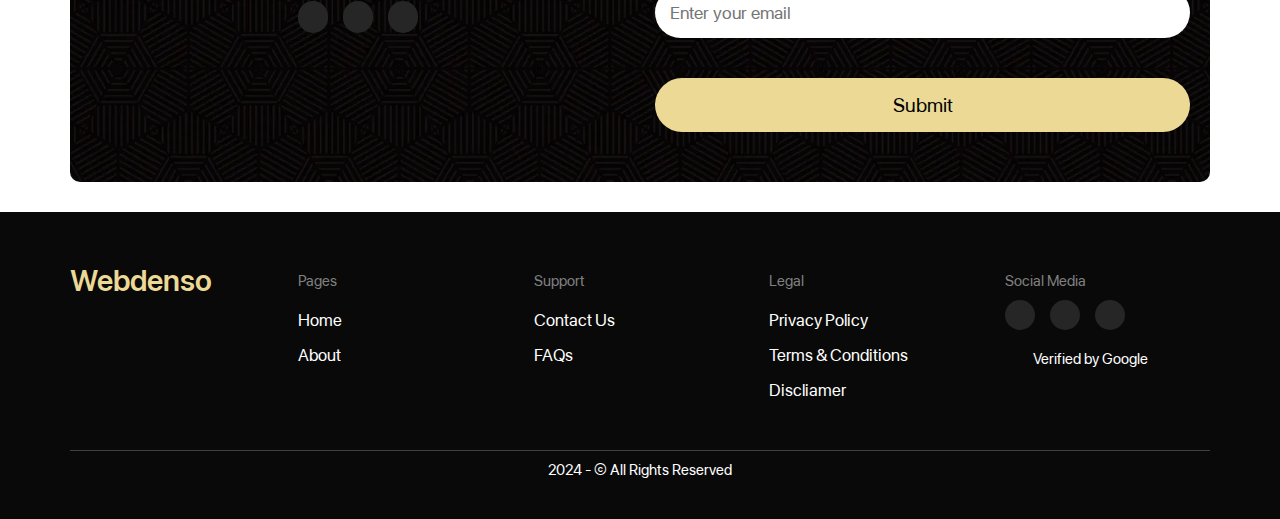
<file: dynamic.html>
<!DOCTYPE html>
<html lang="en">
  <head>
    <meta charset="UTF-8" />
    <meta name="viewport" content="width=device-width, initial-scale=1.0" />
    <title>Web Development</title>
    <link rel="stylesheet" href="assets/css/common.css" />
    <link rel="stylesheet" href="assets/css/dynamic.css" />
  </head>
  <body>
    <header>
      <nav class="navbar">
        <div class="navbar-container">
          <a href="index.html" class="logo"> Webdenso </a>
          <div class="services-parent">
            <button class="services-btn" onclick="viewServices()">
              Services
              <img
                src="assets/icons/down-chevron.svg"
                alt="down chevron icon"
                height="20"
                width="20"
                decoding="async"
                loading="lazy"
              />
            </button>
            <div class="services-container">
              <a href="dynamic.html">Web Development</a>
              <a href="dynamic.html">App Development</a>
              <a href="dynamic.html">Ecommerce Website</a>
              <a href="dynamic.html">SEO Optimization</a>
            </div>
          </div>
          <button class="menu-btn">
            <img
              src="assets/icons/menu.svg"
              alt="menu icon"
              height="25"
              width="25"
              decoding="async"
              loading="lazy"
              onclick="viewMenu(this)"
            />
          </button>

          <div class="navlinks-container">
            <div class="navlinks-holder">
              <a href="about-us.html">About</a>
              <a href="workflow.html">Work Flow</a>
            </div>
            <div class="contactlinks-container">
              <div class="portfolio-parent">
                <button class="portfolio-btn" onclick="viewPortfolio()">
                  Portfolio
                  <img
                    src="assets/icons/down-chevron.svg"
                    alt="down chevron icon"
                    height="20"
                    width="20"
                    decoding="async"
                    loading="lazy"
                  />
                </button>
                <div class="portfolio-links">
                  <a href="portfolio-webdevelopment.html"
                    >Webdevelopment Portfolio</a
                  >
                  <a href="portfolio-appdevelopment.html"
                    >App development Potfolio</a
                  >
                  <a href="portfolio-logo.html">Logo Portfolio</a>
                  <a href="dynamic.html">Marketing Portfolio</a>
                </div>
              </div>
              <a href="contact.html" class="contact-btn">
                <span class="slight-glow"></span>
                Contact Us</a
              >
            </div>
          </div>
        </div>
      </nav>
    </header>
    <main>
      <section class="package-wrapper">
        <div class="package-container">
          <h1>Flexible & Transparent Pricing</h1>
          <p></p>
          <svg
            xmlns="http://www.w3.org/2000/svg"
            xmlns:xlink="http://www.w3.org/1999/xlink"
            viewBox="0 0 173 44"
            width="173"
            height="44"
            preserveAspectRatio="xMidYMid meet"
          >
            <defs>
              <clipPath id="__lottie_element_6">
                <rect width="173" height="44" x="0" y="0"></rect>
              </clipPath>
            </defs>
            <g clip-path="url(#__lottie_element_6)">
              <g
                transform="matrix(1,0,0,1,86.5,22)"
                opacity="1"
                style="display: block"
              >
                <g opacity="1" transform="matrix(1,0,0,1,0,0)">
                  <path
                    stroke-linecap="round"
                    stroke-linejoin="miter"
                    fill-opacity="0"
                    stroke-miterlimit="4"
                    stroke="rgb(236,217,149)"
                    stroke-opacity="1"
                    stroke-width="5"
                    d=" M-77.5,1 C-77.5,1 -22.75,-3.75 -4,-3.75 C14.75,-3.75 70.75,-0.5 70.75,-0.5"
                  ></path>
                </g>
              </g>
            </g>
          </svg>
          <p>
            Experience web development services with flexible and transparent
            pricing, ensuring you get the best value for your investment. No
            hidden fees, just clear and honest costs tailored to your needs.
          </p>
          <div class="package-heading">
            <h3>Webdevelopment Packages</h3>

            <a href="portfolio-webdevelopment.html" class="normal-btn">
              <span class="slight-glow"></span>
              Portfolio
              <img
                src="assets/icons/arrow-forward.svg"
                alt="arrow forward icon"
                height="25"
                width="25"
                decoding="async"
                loading="lazy"
            /></a>
          </div>

          <div class="package-list">
            <div class="package-box">
              <h2 class="package-title">Basic</h2>
              <p class="package-desc">2 Design Concepts, 2 Revisions</p>
              <div class="course-price">
                <span>$</span>
                <p>400</p>
              </div>
              <ul class="plan-details">
                <li>
                  <img
                    src="assets/icons/green-tick.webp"
                    alt="green-tick"
                    height="25"
                    width="25"
                    decoding="async"
                    loading="lazy"
                    class="plans-icon"
                  />1 Domain Name
                </li>
                <li>
                  <img
                    src="assets/icons/green-tick.webp"
                    alt="green-tick"
                    height="25"
                    width="25"
                    decoding="async"
                    loading="lazy"
                    class="plans-icon"
                  />10 Web Pages including 1 Home page
                </li>
                <li>
                  <img
                    src="assets/icons/green-tick.webp"
                    alt="green-tick"
                    height="25"
                    width="25"
                    decoding="async"
                    loading="lazy"
                    class="plans-icon"
                  />SEO Semantic Html 5 Code
                </li>
                <li>
                  <img
                    src="assets/icons/green-tick.webp"
                    alt="green-tick"
                    height="25"
                    width="25"
                    decoding="async"
                    loading="lazy"
                    class="plans-icon"
                  />HTML 5 Sitemap Page
                </li>
                <li>
                  <img
                    src="assets/icons/green-tick.webp"
                    alt="green-tick"
                    height="25"
                    width="25"
                    decoding="async"
                    loading="lazy"
                    class="plans-icon"
                  />Fully Mobile Compatible
                </li>
                <li>
                  <img
                    src="assets/icons/red-close.webp"
                    alt="red-close"
                    height="25"
                    width="25"
                    decoding="async"
                    loading="lazy"
                    class="plans-icon"
                  />No Hosting
                </li>
                <li>
                  <img
                    src="assets/icons/red-close.webp"
                    alt="red-close"
                    height="25"
                    width="25"
                    decoding="async"
                    loading="lazy"
                    class="plans-icon"
                  />No Refund
                </li>
              </ul>
              <button class="viewMoreBtn">View More</button>
              <a
                href="https://wa.me/7278586820?text=Hello%20Webdenso%20Team,%20I%20have%20an%20inquiry%20about%20your%20basic%20web%20development%20services."
                class="choose-plan-btn"
                target="_blank"
                >Choose Plan</a
              >
            </div>
            <div class="package-box">
              <h2 class="package-title">Premium</h2>
              <p class="package-desc">3 Design Concepts, Unlimited Revisions</p>
              <div class="course-price">
                <span>$</span>
                <p>800</p>
              </div>
              <ul class="plan-details">
                <li>
                  <img
                    src="assets/icons/green-tick.webp"
                    alt="green-tick"
                    height="25"
                    width="25"
                    decoding="async"
                    loading="lazy"
                    class="plans-icon"
                  />1 Domain Name
                </li>
                <li>
                  <img
                    src="assets/icons/green-tick.webp"
                    alt="green-tick"
                    height="25"
                    width="25"
                    decoding="async"
                    loading="lazy"
                    class="plans-icon"
                  />10 Web Pages including 1 Home page
                </li>
                <li>
                  <img
                    src="assets/icons/green-tick.webp"
                    alt="green-tick"
                    height="25"
                    width="25"
                    decoding="async"
                    loading="lazy"
                    class="plans-icon"
                  />SEO Semantic Html 5 Code
                </li>
                <li>
                  <img
                    src="assets/icons/green-tick.webp"
                    alt="green-tick"
                    height="25"
                    width="25"
                    decoding="async"
                    loading="lazy"
                    class="plans-icon"
                  />HTML 5 Sitemap Page
                </li>
                <li>
                  <img
                    src="assets/icons/green-tick.webp"
                    alt="green-tick"
                    height="25"
                    width="25"
                    decoding="async"
                    loading="lazy"
                    class="plans-icon"
                  />Fully Mobile Compatible
                </li>
                <li>
                  <img
                    src="assets/icons/green-tick.webp"
                    alt="green-tick"
                    height="25"
                    width="25"
                    decoding="async"
                    loading="lazy"
                    class="plans-icon"
                  />FREE: Hosting for one year
                </li>
                <li>
                  <img
                    src="assets/icons/green-tick.webp"
                    alt="green-tick"
                    height="25"
                    width="25"
                    decoding="async"
                    loading="lazy"
                    class="plans-icon"
                  />FREE: Search Engine Submission
                </li>
                <li>
                  <img
                    src="assets/icons/red-close.webp"
                    alt="red-close"
                    height="25"
                    width="25"
                    decoding="async"
                    loading="lazy"
                    class="plans-icon"
                  />No Lifetime Hosting
                </li>
                <li>
                  <img
                    src="assets/icons/red-close.webp"
                    alt="red-close"
                    height="25"
                    width="25"
                    decoding="async"
                    loading="lazy"
                    class="plans-icon"
                  />No Refund
                </li>
              </ul>
              <button class="viewMoreBtn">View More</button>
              <a
                href="https://wa.me/7278586820?text=Hello%20Webdenso%20Team,%20I%20have%20an%20inquiry%20about%20your%enhance%20web%20development%20services."
                class="choose-plan-btn"
                >Choose Plan</a
              >
              <span class="popular-txt">Most Popular</span>
            </div>
            <div class="package-box">
              <h2 class="package-title">Custom</h2>
              <p class="package-desc">3 Design Concepts, 5 Revisions</p>
              <div class="course-price">
                <span>$</span>
                <p>????</p>
              </div>
              <ul class="plan-details">
                <li>
                  <img
                    src="assets/icons/green-tick.webp"
                    alt="green-tick"
                    height="25"
                    width="25"
                    decoding="async"
                    loading="lazy"
                    class="plans-icon"
                  />1 Domain Name
                </li>
                <li>
                  <img
                    src="assets/icons/green-tick.webp"
                    alt="green-tick"
                    height="25"
                    width="25"
                    decoding="async"
                    loading="lazy"
                    class="plans-icon"
                  />10 Web Pages including 1 Home page
                </li>
                <li>
                  <img
                    src="assets/icons/green-tick.webp"
                    alt="green-tick"
                    height="25"
                    width="25"
                    decoding="async"
                    loading="lazy"
                    class="plans-icon"
                  />SEO Semantic Html 5 Code
                </li>
                <li>
                  <img
                    src="assets/icons/green-tick.webp"
                    alt="green-tick"
                    height="25"
                    width="25"
                    decoding="async"
                    loading="lazy"
                    class="plans-icon"
                  />HTML 5 Sitemap Page
                </li>
                <li>
                  <img
                    src="assets/icons/green-tick.webp"
                    alt="green-tick"
                    height="25"
                    width="25"
                    decoding="async"
                    loading="lazy"
                    class="plans-icon"
                  />Fully Mobile Compatible
                </li>
                <li>
                  <img
                    src="assets/icons/green-tick.webp"
                    alt="green-tick"
                    height="25"
                    width="25"
                    decoding="async"
                    loading="lazy"
                    class="plans-icon"
                  />FREE: Hosting for one year
                </li>
                <li>
                  <img
                    src="assets/icons/green-tick.webp"
                    alt="green-tick"
                    height="25"
                    width="25"
                    decoding="async"
                    loading="lazy"
                    class="plans-icon"
                  />FREE: Search Engine Submission
                </li>
                <li>
                  <img
                    src="assets/icons/red-close.webp"
                    alt="red-close"
                    height="25"
                    width="25"
                    decoding="async"
                    loading="lazy"
                    class="plans-icon"
                  />No Refund
                </li>
                <li>
                  <img
                    src="assets/icons/red-close.webp"
                    alt="red-close"
                    height="25"
                    width="25"
                    decoding="async"
                    loading="lazy"
                    class="plans-icon"
                  />No Hosting
                </li>
              </ul>
              <button class="viewMoreBtn">View More</button>
              <a
                href="https://wa.me/7278586820?text=Hello%20Webdenso%20Team,%20I%20have%20an%20inquiry%20about%20your%premium%20web%20development%20services."
                class="choose-plan-btn"
                >Choose Plan</a
              >
            </div>
          </div>
        </div>
      </section>
      <section class="faq-container">
        <h2>FAQ</h2>
        <svg
          xmlns="http://www.w3.org/2000/svg"
          xmlns:xlink="http://www.w3.org/1999/xlink"
          viewBox="0 0 173 44"
          width="173"
          height="44"
          preserveAspectRatio="xMidYMid meet"
        >
          <defs>
            <clipPath id="__lottie_element_6">
              <rect width="173" height="44" x="0" y="0"></rect>
            </clipPath>
          </defs>
          <g clip-path="url(#__lottie_element_6)">
            <g
              transform="matrix(1,0,0,1,86.5,22)"
              opacity="1"
              style="display: block"
            >
              <g opacity="1" transform="matrix(1,0,0,1,0,0)">
                <path
                  stroke-linecap="round"
                  stroke-linejoin="miter"
                  fill-opacity="0"
                  stroke-miterlimit="4"
                  stroke="rgb(236,217,149)"
                  stroke-opacity="1"
                  stroke-width="5"
                  d=" M-77.5,1 C-77.5,1 -22.75,-3.75 -4,-3.75 C14.75,-3.75 70.75,-0.5 70.75,-0.5"
                ></path>
              </g>
            </g>
          </g>
        </svg>
        <div class="faqlists">
          <div class="faq-holder">
            <h5 class="faq-question">
              How do I get started with Webdenso for my web development project?
              <img
                src="assets/icons/plus.svg"
                alt="plus icon"
                height="30"
                width="30"
                decoding="async"
                loading="lazy"
              />
            </h5>
            <div class="faq-answer">
              To get started, you can contact Webdenso through our website,
              email, or phone. We&apos;ll schedule a consultation to discuss
              your project requirements and provide you with a customized
              proposal and timeline.
            </div>
          </div>
          <div class="faq-holder">
            <h5 class="faq-question">
              How does Webdenso ensure website security?
              <img
                src="assets/icons/plus.svg"
                alt="plus icon"
                height="30"
                width="30"
                decoding="async"
                loading="lazy"
              />
            </h5>
            <div class="faq-answer">
              Webdenso prioritizes security by implementing robust security
              measures such as SSL certificates, regular security audits, secure
              coding practices, and real-time monitoring to protect your website
              from potential threats.
            </div>
          </div>
          <div class="faq-holder">
            <h5 class="faq-question">
              Can Webdenso integrate third-party services and APIs into my
              website?
              <img
                src="assets/icons/plus.svg"
                alt="plus icon"
                height="30"
                width="30"
                decoding="async"
                loading="lazy"
              />
            </h5>
            <div class="faq-answer">
              Absolutely, Webdenso has extensive experience integrating
              third-party services and APIs, including payment gateways, social
              media platforms, CRM systems, and more, to enhance the
              functionality of your website
            </div>
          </div>
          <div class="faq-holder">
            <h5 class="faq-question">
              Does Webdenso offer custom web development solutions?
              <img
                src="assets/icons/plus.svg"
                alt="plus icon"
                height="30"
                width="30"
                decoding="async"
                loading="lazy"
              />
            </h5>
            <div class="faq-answer">
              Yes, Webdenso specializes in custom web development to meet the
              unique requirements of your business. We work closely with you to
              understand your goals and create a bespoke solution that aligns
              with your vision.
            </div>
          </div>
          <div class="faq-holder">
            <h5 class="faq-question">
              How does Webdenso handle SEO during the web development process?
              <img
                src="assets/icons/plus.svg"
                alt="plus icon"
                height="30"
                width="30"
                decoding="async"
                loading="lazy"
              />
            </h5>
            <div class="faq-answer">
              Webdenso incorporates SEO best practices from the ground up,
              including optimizing site structure, using clean code, and
              implementing on-page SEO elements such as meta tags, alt
              attributes, and keyword optimization to improve search engine
              rankings.
            </div>
          </div>
          <div class="faq-holder">
            <h5 class="faq-question">
              What is the typical timeline for a web development project with
              Webdenso?
              <img
                src="assets/icons/plus.svg"
                alt="plus icon"
                height="30"
                width="30"
                decoding="async"
                loading="lazy"
              />
            </h5>
            <div class="faq-answer">
              The timeline for a web development project varies depending on the
              complexity and scope. However, most projects are completed within
              4-12 weeks. WebDenso provides a detailed project plan and timeline
              at the start of each project.
            </div>
          </div>
        </div>
      </section>
      <section class="seo-content">
        <div>
          <h2>Welcome to Web Denso: Your Trusted IT Partner</h2>
          <p>
            At Web Denso, we specialize in delivering top-tier IT solutions
            tailored to your unique needs. As a leading IT company, we offer a
            comprehensive range of services including web development, SEO
            optimization, and app development. Our team of experienced
            professionals is dedicated to helping your business thrive in the
            digital landscape.
          </p>
          <h3>Web Development Services</h3>
          <p>
            Our web development team creates visually stunning, responsive, and
            user-friendly websites that effectively represent your brand. From
            concept to launch, we ensure every aspect of your site is optimized
            for performance and user experience.
          </p>
          <ul class="seo-ul">
            <li>Custom Website Design</li>
            <li>E-commerce Solutions</li>
            <li>Content Management Systems (CMS)</li>
            <li>Website Maintenance & Support</li>
          </ul>
          <h3>SEO Optimization Services</h3>
          <p>
            Boost your online visibility with our expert SEO services. We
            implement proven strategies to enhance your search engine rankings,
            drive organic traffic, and increase your online presence.
          </p>
          <ul class="seo-ul">
            <li>Keyword Research & Analysis</li>
            <li>On-page & Off-page SEO</li>
            <li>Technical SEO</li>
            <li>SEO Audits & Reporting</li>
          </ul>
          <h3>App Development Services</h3>
          <p>
            Transform your ideas into innovative mobile applications with our
            app development services. We build high-quality, scalable apps that
            provide an exceptional user experience across all devices.
          </p>
          <ul class="seo-ul">
            <li>iOS & Android App Development</li>
            <li>Cross-platform App Development</li>
            <li>UI/UX Design</li>
            <li>App Testing & Quality Assurance</li>
            <li>App Maintenance & Updates</li>
          </ul>
          <h3>Why Choose Web Denso?</h3>
          <ul class="seo-ul">
            <li>
              <b>Experienced Team:</b> Our skilled professionals bring years of
              industry experience and technical expertise to every project.
            </li>
            <li>
              <b>Customer-Centric Approach:</b> We prioritize your needs and
              work closely with you to achieve your business goals.
            </li>
            <li>
              <b>Innovative Solutions</b>We leverage the latest technologies and
              best practices to deliver cutting-edge solutions.
            </li>
            <li>
              <b>Proven Track Record:</b>Our portfolio showcases successful
              projects across various industries, highlighting our commitment to
              excellence.
            </li>
          </ul>
          <p>
            Partner with Web Denso and take your digital presence to the next
            level. Contact us today to discuss your project and discover how we
            can help you achieve your IT goals.
          </p>
        </div>
      </section>
      <section class="about-hero getintouch-container">
        <div class="getintouch-heading">
          <h2>Request A Quote</h2>
          <div class="quoting-options">
            <a href="tel:7278586820">
              <img
                src="assets/icons/call-icon.svg"
                alt="call-icon"
                height="20"
                width="20"
                decoding="async"
                loading="lazy"
              />
            </a>
            <a href="https://wa.me/7278586820">
              <img
                src="assets/icons/whatsapp-icon.svg"
                alt="whatsapp-icon"
                height="20"
                width="20"
                decoding="async"
                loading="lazy"
              />
            </a>
            <a
              href="mailto:contact@webdenso.com?subject=Inquiry%20About%20Web%20Development%20Services&body=Hi%20WebDenso%20Team,"
            >
              <img
                src="assets/icons/email-icon.svg"
                alt="email-icon"
                height="20"
                width="20"
                decoding="async"
                loading="lazy"
              />
            </a>
          </div>
        </div>
        <form action="" method="post" class="about-form">
          <div class="bothinput-holder">
            <div class="form-div">
              <label for="user_name">Name</label>
              <input
                type="text"
                placeholder="Enter your name"
                id="user_name"
                name="name"
                required
              />
            </div>
            <div class="form-div">
              <label for="user_number">Number</label>
              <input
                type="tel"
                placeholder="Enter your number"
                id="user_number"
                name="number"
                required
                maxlength="10"
              />
            </div>
          </div>
          <div class="form-div">
            <label for="user_email">Email</label>
            <input
              type="email"
              placeholder="Enter your email"
              id="user_email"
              name="email"
              required
            />
          </div>
          <button>Submit</button>
        </form>
      </section>
    </main>
    <footer>
      <div class="nested-footer">
        <div class="footer-links">
          <div class="footer-logoholder">
            <a href="index.html" class="logo">Webdenso</a>
          </div>
          <div class="footer-linksholder">
            <div>
              <p>Pages</p>
              <div class="footer-links-list">
                <a href="index.html">Home</a>
                <a href="about-us.html">About</a>
              </div>
            </div>
            <div>
              <p>Support</p>
              <div class="footer-links-list">
                <a href="contact.html">Contact Us</a>
                <a href="faq.html">FAQs</a>
              </div>
            </div>
            <div>
              <p>Legal</p>
              <div class="footer-links-list">
                <a href="privacy-policy.html">Privacy Policy</a>
                <a href="terms-and-condition.html">Terms & Conditions</a>
                <a href="disclaimer.html">Discliamer</a>
              </div>
            </div>
            <div>
              <p>Social Media</p>
              <div class="footer-social-medias">
                <a href="https://www.instagram.com/webdenso/">
                  <img
                    src="assets/icons/instagram-icon.svg"
                    alt="instagram icon"
                    height="20"
                    width="20"
                    decoding="async"
                    loading="lazy"
                  />
                </a>
                <a href="#">
                  <img
                    src="assets/icons/twitter.svg"
                    alt="twitter icon"
                    height="20"
                    width="20"
                    decoding="async"
                    loading="lazy"
                  />
                </a>
                <a href="https://www.linkedin.com/company/webdenso/">
                  <img
                    src="assets/icons/linkedin-icon.svg"
                    alt="twitter icon"
                    height="20"
                    width="20"
                    decoding="async"
                    loading="lazy"
                  />
                </a>
              </div>
              <div class="verified-box">
                <img
                  src="assets/icons/verify-icon.webp"
                  alt="verified icon"
                  height="25"
                  width="25"
                  decoding="async"
                  loading="lazy"
                />
                Verified by Google
              </div>
            </div>
          </div>
        </div>
        <div class="sub-footer">
          <p>2024 - &copy; All Rights Reserved</p>
        </div>
      </div>
    </footer>

    <script defer src="assets/js/script.js"></script>
  </body>
</html>
</file>
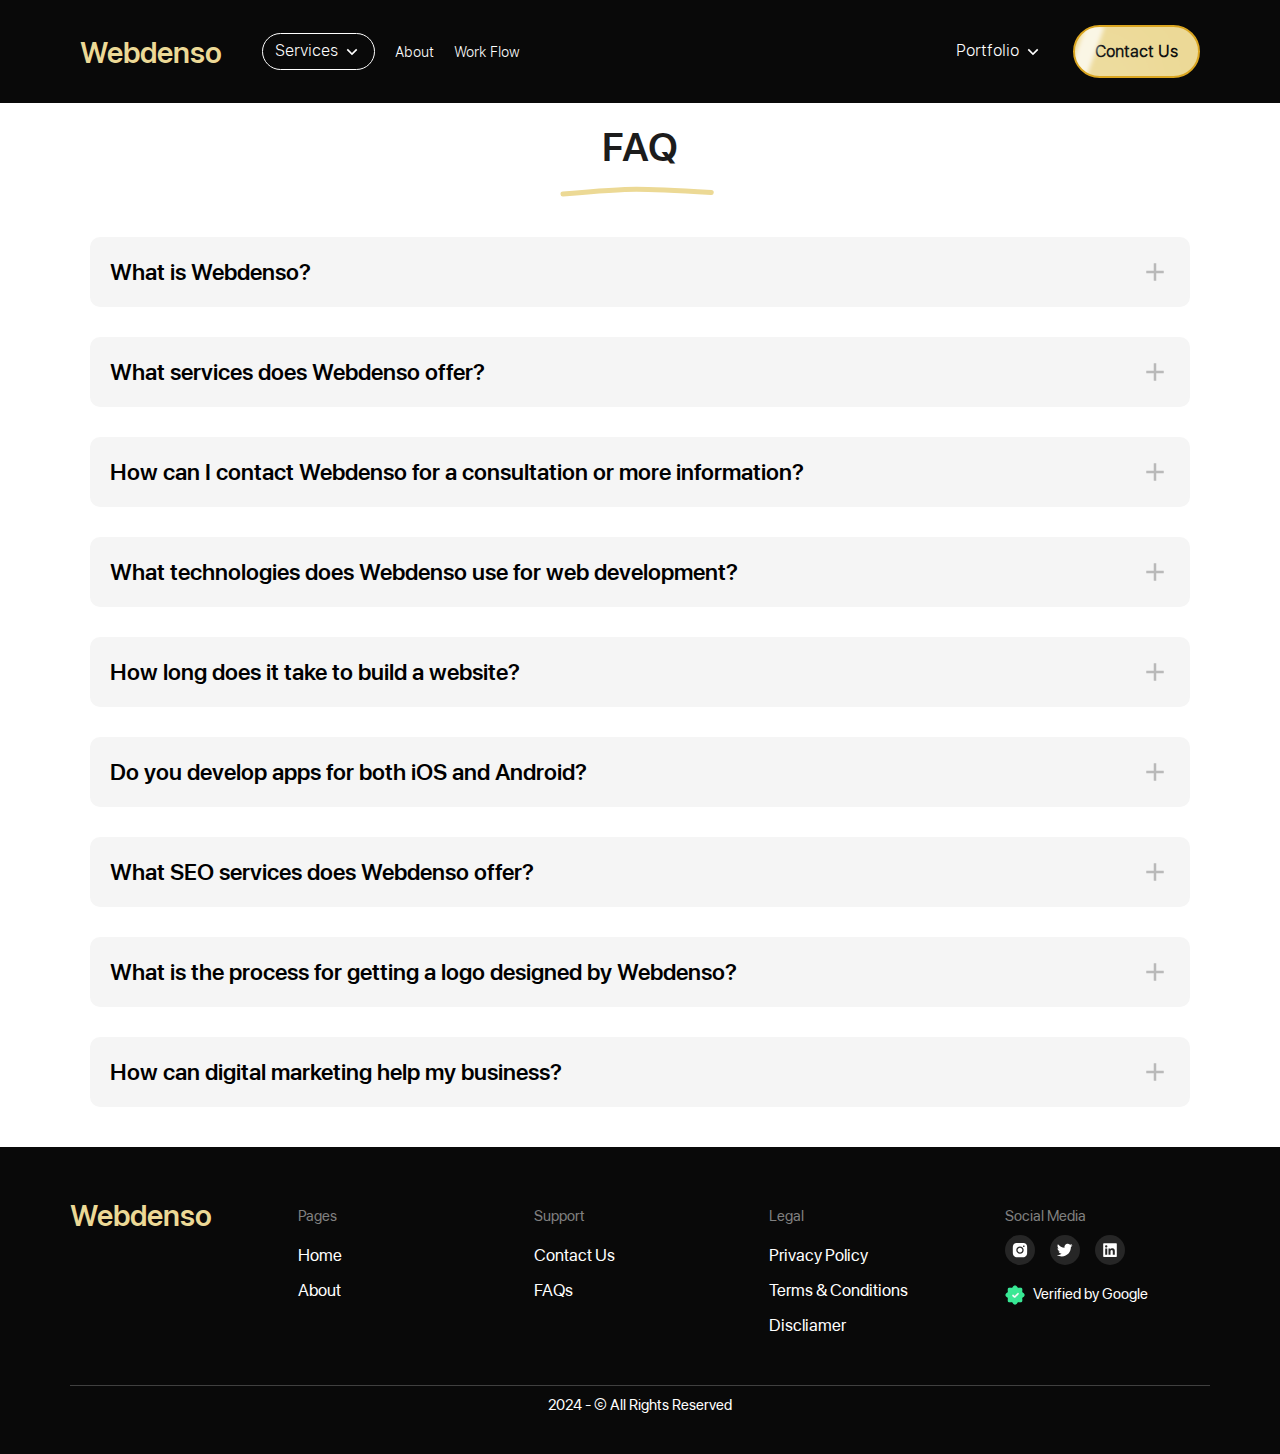
<file: faq.html>
<!DOCTYPE html>
<html lang="en">
  <head>
    <meta charset="UTF-8" />
    <meta name="viewport" content="width=device-width, initial-scale=1.0" />
    <title>Webdenso | Faq</title>
    <link rel="stylesheet" href="assets/css/common.css" />
  </head>
  <body>
    <header>
      <nav class="navbar">
        <div class="navbar-container">
          <a href="index.html" class="logo"> Webdenso </a>
          <div class="services-parent">
            <button class="services-btn" onclick="viewServices()">
              Services
              <img
                src="assets/icons/down-chevron.svg"
                alt="down chevron icon"
                height="20"
                width="20"
                decoding="async"
                loading="lazy"
              />
            </button>
            <div class="services-container">
              <a href="dynamic.html">Web Development</a>
              <a href="dynamic.html">App Development</a>
              <a href="dynamic.html">Ecommerce Website</a>
              <a href="dynamic.html">SEO Optimization</a>
            </div>
          </div>
          <button class="menu-btn">
            <img
              src="assets/icons/menu.svg"
              alt="menu icon"
              height="25"
              width="25"
              decoding="async"
              loading="lazy"
              onclick="viewMenu(this)"
            />
          </button>

          <div class="navlinks-container">
            <div class="navlinks-holder">
              <a href="about-us.html">About</a>
              <a href="workflow.html">Work Flow</a>
            </div>
            <div class="contactlinks-container">
              <div class="portfolio-parent">
                <button class="portfolio-btn" onclick="viewPortfolio()">
                  Portfolio
                  <img
                    src="assets/icons/down-chevron.svg"
                    alt="down chevron icon"
                    height="20"
                    width="20"
                    decoding="async"
                    loading="lazy"
                  />
                </button>
                <div class="portfolio-links">
                  <a href="portfolio-webdevelopment.html"
                    >Webdevelopment Portfolio</a
                  >
                  <a href="portfolio-appdevelopment.html"
                    >App development Potfolio</a
                  >
                  <a href="portfolio-logo.html">Logo Portfolio</a>
                  <a href="dynamic.html">Marketing Portfolio</a>
                </div>
              </div>
              <a href="contact.html" class="contact-btn">
                <span class="slight-glow"></span>
                Contact Us</a
              >
            </div>
          </div>
        </div>
      </nav>
    </header>
    <main>
      <section class="faq-container">
        <h2>FAQ</h2>
        <svg
          xmlns="http://www.w3.org/2000/svg"
          xmlns:xlink="http://www.w3.org/1999/xlink"
          viewBox="0 0 173 44"
          width="173"
          height="44"
          preserveAspectRatio="xMidYMid meet"
        >
          <defs>
            <clipPath id="__lottie_element_6">
              <rect width="173" height="44" x="0" y="0"></rect>
            </clipPath>
          </defs>
          <g clip-path="url(#__lottie_element_6)">
            <g
              transform="matrix(1,0,0,1,86.5,22)"
              opacity="1"
              style="display: block"
            >
              <g opacity="1" transform="matrix(1,0,0,1,0,0)">
                <path
                  stroke-linecap="round"
                  stroke-linejoin="miter"
                  fill-opacity="0"
                  stroke-miterlimit="4"
                  stroke="rgb(236,217,149)"
                  stroke-opacity="1"
                  stroke-width="5"
                  d=" M-77.5,1 C-77.5,1 -22.75,-3.75 -4,-3.75 C14.75,-3.75 70.75,-0.5 70.75,-0.5"
                ></path>
              </g>
            </g>
          </g>
        </svg>
        <div class="faqlists">
          <div class="faq-holder">
            <h5 class="faq-question">
              What is Webdenso?
              <img
                src="assets/icons/plus.svg"
                alt="plus icon"
                height="30"
                width="30"
                decoding="async"
                loading="lazy"
              />
            </h5>
            <div class="faq-answer">
              Webdenso is a premier IT services company specializing in web
              development, SEO optimization, and app development. We are
              committed to helping businesses establish and enhance their
              digital presence through innovative and customized technology
              solutions.
            </div>
          </div>
          <div class="faq-holder">
            <h5 class="faq-question">
              What services does Webdenso offer?
              <img
                src="assets/icons/plus.svg"
                alt="plus icon"
                height="30"
                width="30"
                decoding="async"
                loading="lazy"
              />
            </h5>
            <div class="faq-answer">
              Webdenso provides a comprehensive range of IT services including:
              <ul>
                <li>Web Development</li>
                <li>App Development</li>
                <li>SEO (Search Engine Optimization)</li>
                <li>Digital Marketing</li>
                <li>Logo Design</li>
              </ul>
            </div>
          </div>

          <div class="faq-holder">
            <h5 class="faq-question">
              How can I contact Webdenso for a consultation or more information?
              <img
                src="assets/icons/plus.svg"
                alt="plus icon"
                height="30"
                width="30"
                decoding="async"
                loading="lazy"
              />
            </h5>
            <div class="faq-answer">
              You can reach us via email at
              <a href="mailto:contact@webdenso.com"> contact@webdenso.com </a>,
              or call us at <a href="tel:7278586820"> +91 72785 86820</a> .
              Alternatively, you can fill out the contact form on our website.
            </div>
          </div>

          <div class="faq-holder">
            <h5 class="faq-question">
              What technologies does Webdenso use for web development?
              <img
                src="assets/icons/plus.svg"
                alt="plus icon"
                height="30"
                width="30"
                decoding="async"
                loading="lazy"
              />
            </h5>
            <div class="faq-answer">
              We use a variety of modern technologies and frameworks including
              HTML5, CSS3, JavaScript, React, Next.js, Sevelte, Angular, Vue.js,
              Nuxt.js, Astro, Gatsby, Remix, Nest.js, Node.js, Express.js , PHP,
              Laravel, Wordpress, Shopify and more.
            </div>
          </div>

          <div class="faq-holder">
            <h5 class="faq-question">
              How long does it take to build a website?
              <img
                src="assets/icons/plus.svg"
                alt="plus icon"
                height="30"
                width="30"
                decoding="async"
                loading="lazy"
              />
            </h5>
            <div class="faq-answer">
              The timeline for building a website depends on the complexity and
              specific requirements of your project. On average, a standard
              website can take anywhere from 4 to 12 weeks.
            </div>
          </div>

          <div class="faq-holder">
            <h5 class="faq-question">
              Do you develop apps for both iOS and Android?
              <img
                src="assets/icons/plus.svg"
                alt="plus icon"
                height="30"
                width="30"
                decoding="async"
                loading="lazy"
              />
            </h5>
            <div class="faq-answer">
              Yes, Webdenso specializes in developing apps for both iOS and
              Android platforms using native and cross-platform development
              frameworks such as Swift, Kotlin, React Native, and Flutter.
            </div>
          </div>

          <div class="faq-holder">
            <h5 class="faq-question">
              What SEO services does Webdenso offer?
              <img
                src="assets/icons/plus.svg"
                alt="plus icon"
                height="30"
                width="30"
                decoding="async"
                loading="lazy"
              />
            </h5>
            <div class="faq-answer">
              Our SEO services include keyword research, on-page optimization,
              off-page optimization, content creation, technical SEO audits, and
              performance tracking and reporting.
            </div>
          </div>

          <div class="faq-holder">
            <h5 class="faq-question">
              What is the process for getting a logo designed by Webdenso?
              <img
                src="assets/icons/plus.svg"
                alt="plus icon"
                height="30"
                width="30"
                decoding="async"
                loading="lazy"
              />
            </h5>
            <div class="faq-answer">
              Our logo design process involves understanding your brand,
              brainstorming and sketching ideas, creating initial design
              concepts, refining the chosen concept, and delivering the final
              logo in various formats. We ensure the logo is unique, memorable,
              and aligns with your brand identity.
            </div>
          </div>

          <div class="faq-holder">
            <h5 class="faq-question">
              How can digital marketing help my business?
              <img
                src="assets/icons/plus.svg"
                alt="plus icon"
                height="30"
                width="30"
                decoding="async"
                loading="lazy"
              />
            </h5>
            <div class="faq-answer">
              Digital marketing can help increase your online visibility, drive
              more traffic to your website, engage with your audience, and
              ultimately boost sales and revenue. Our services include social
              media marketing, email marketing, PPC advertising, and content
              marketing.
            </div>
          </div>
        </div>
      </section>
    </main>
    <footer>
      <div class="nested-footer">
        <div class="footer-links">
          <div class="footer-logoholder">
            <a href="index.html" class="logo">Webdenso</a>
          </div>
          <div class="footer-linksholder">
            <div>
              <p>Pages</p>
              <div class="footer-links-list">
                <a href="index.html">Home</a>
                <a href="about-us.html">About</a>
              </div>
            </div>
            <div>
              <p>Support</p>
              <div class="footer-links-list">
                <a href="contact.html">Contact Us</a>
                <a href="faq.html">FAQs</a>
              </div>
            </div>
            <div>
              <p>Legal</p>
              <div class="footer-links-list">
                <a href="privacy-policy.html">Privacy Policy</a>
                <a href="terms-and-condition.html">Terms & Conditions</a>
                <a href="disclaimer.html">Discliamer</a>
              </div>
            </div>
            <div>
              <p>Social Media</p>
              <div class="footer-social-medias">
                <a href="https://www.instagram.com/webdenso/">
                  <img
                    src="assets/icons/instagram-icon.svg"
                    alt="instagram icon"
                    height="20"
                    width="20"
                    decoding="async"
                    loading="lazy"
                  />
                </a>
                <a href="#">
                  <img
                    src="assets/icons/twitter.svg"
                    alt="twitter icon"
                    height="20"
                    width="20"
                    decoding="async"
                    loading="lazy"
                  />
                </a>
                <a href="https://www.linkedin.com/company/webdenso/">
                  <img
                    src="assets/icons/linkedin-icon.svg"
                    alt="twitter icon"
                    height="20"
                    width="20"
                    decoding="async"
                    loading="lazy"
                  />
                </a>
              </div>
              <div class="verified-box">
                <img
                  src="assets/icons/verify-icon.webp"
                  alt="verified icon"
                  height="25"
                  width="25"
                  decoding="async"
                  loading="lazy"
                />
                Verified by Google
              </div>
            </div>
          </div>
        </div>
        <div class="sub-footer">
          <p>2024 - &copy; All Rights Reserved</p>
        </div>
      </div>
    </footer>

    <script defer src="assets/js/script.js"></script>
  </body>
</html>
</file>
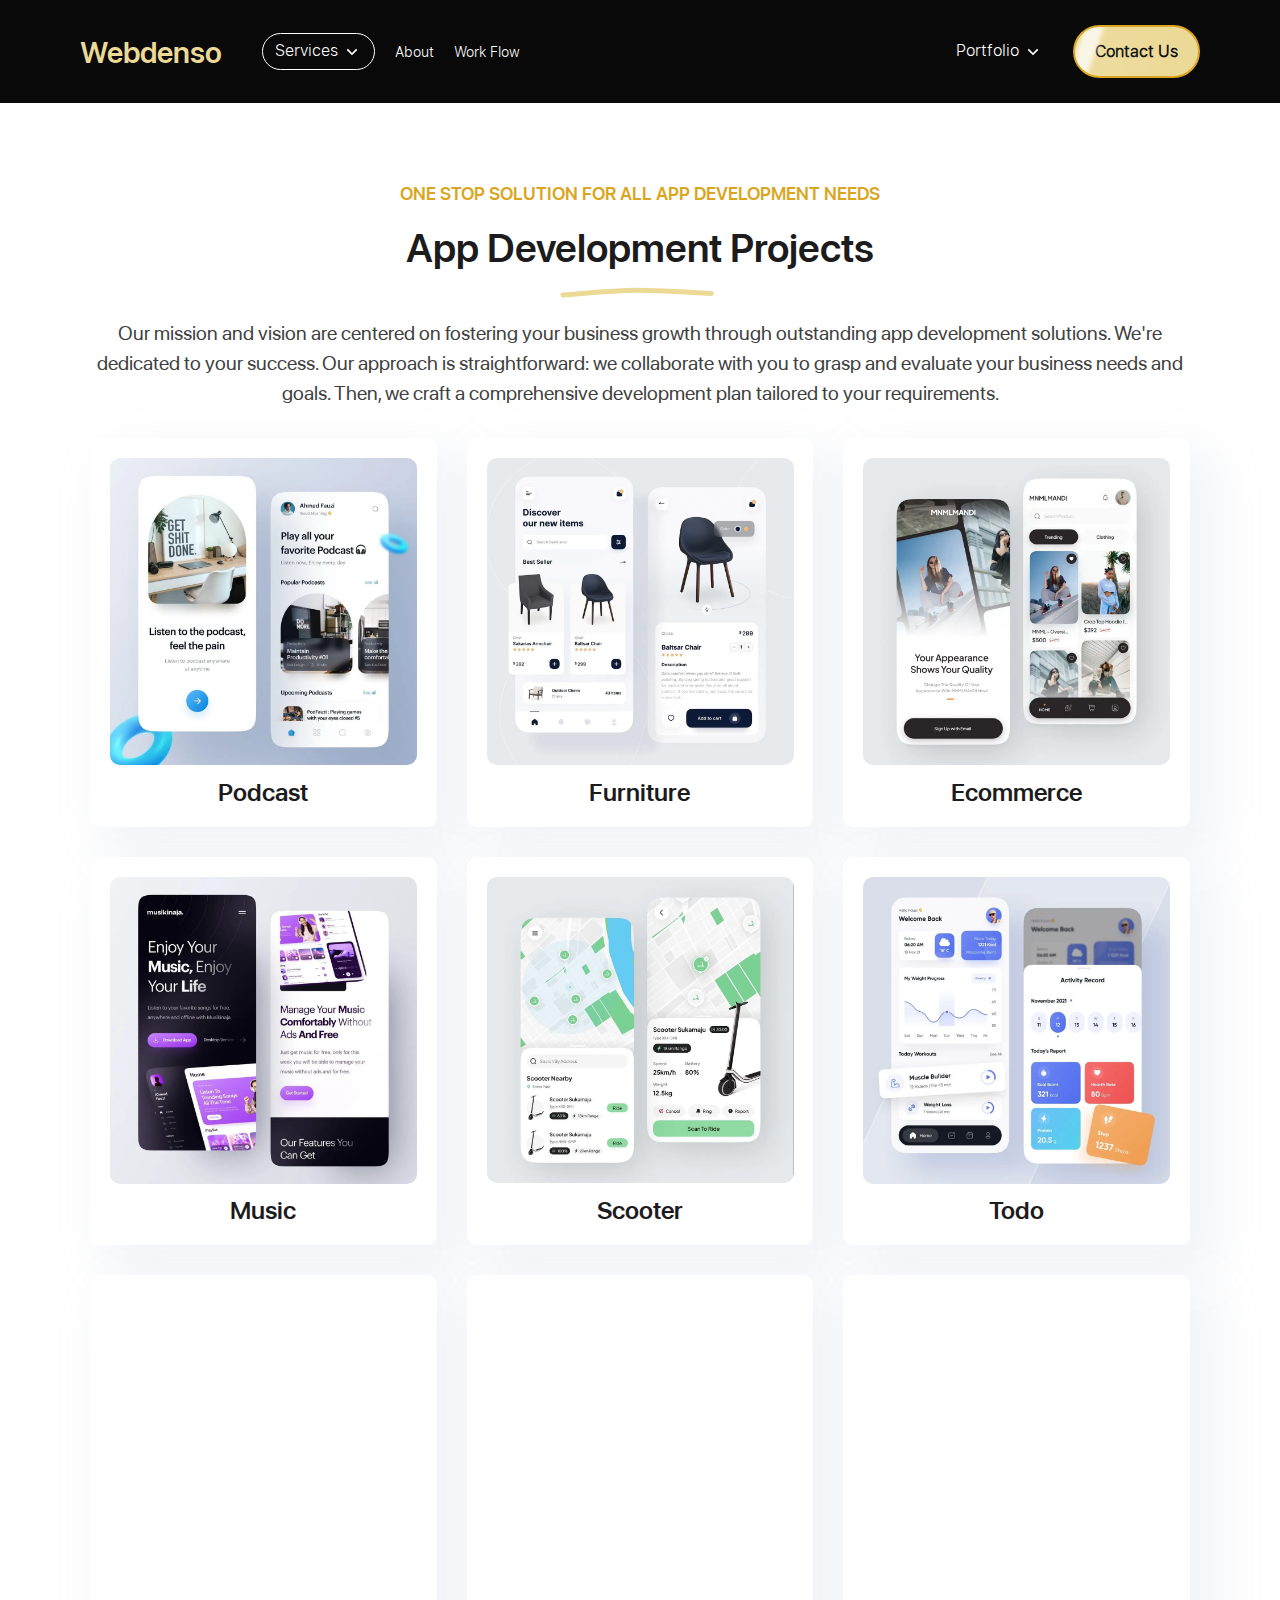
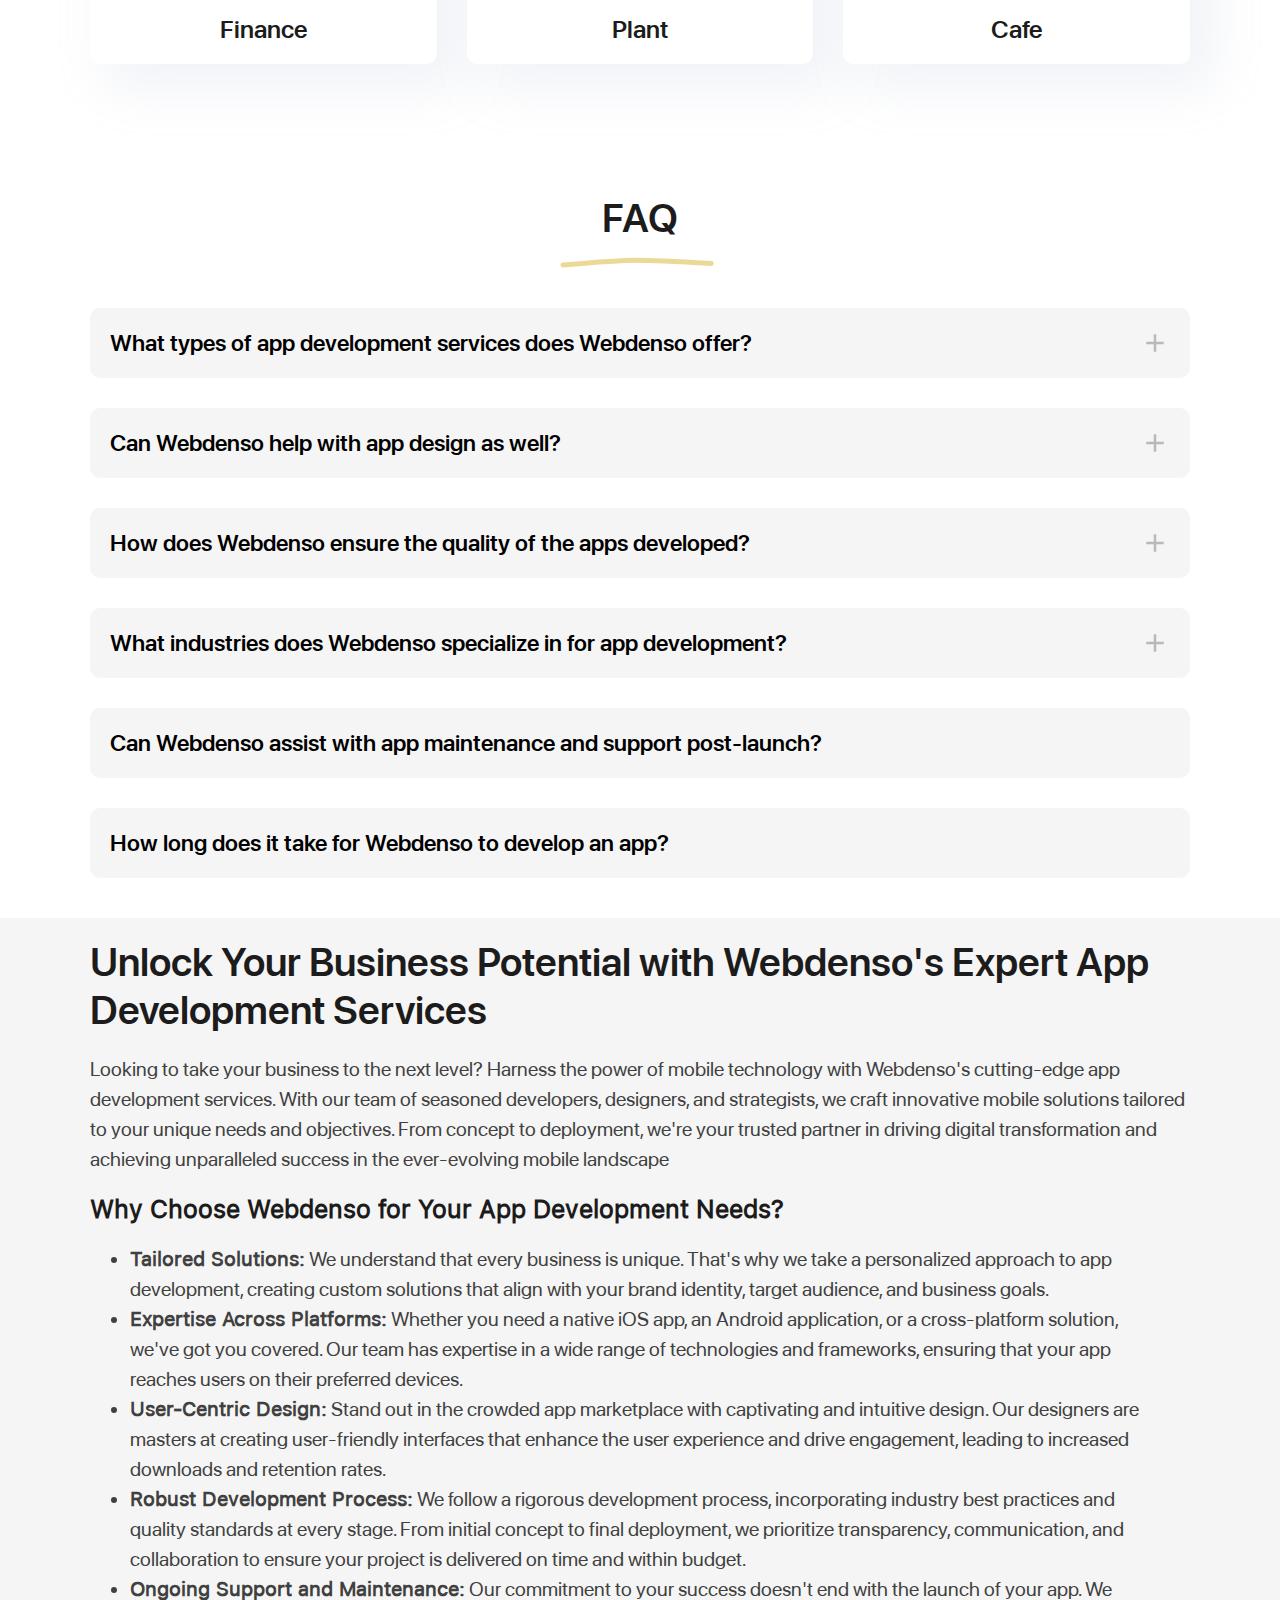
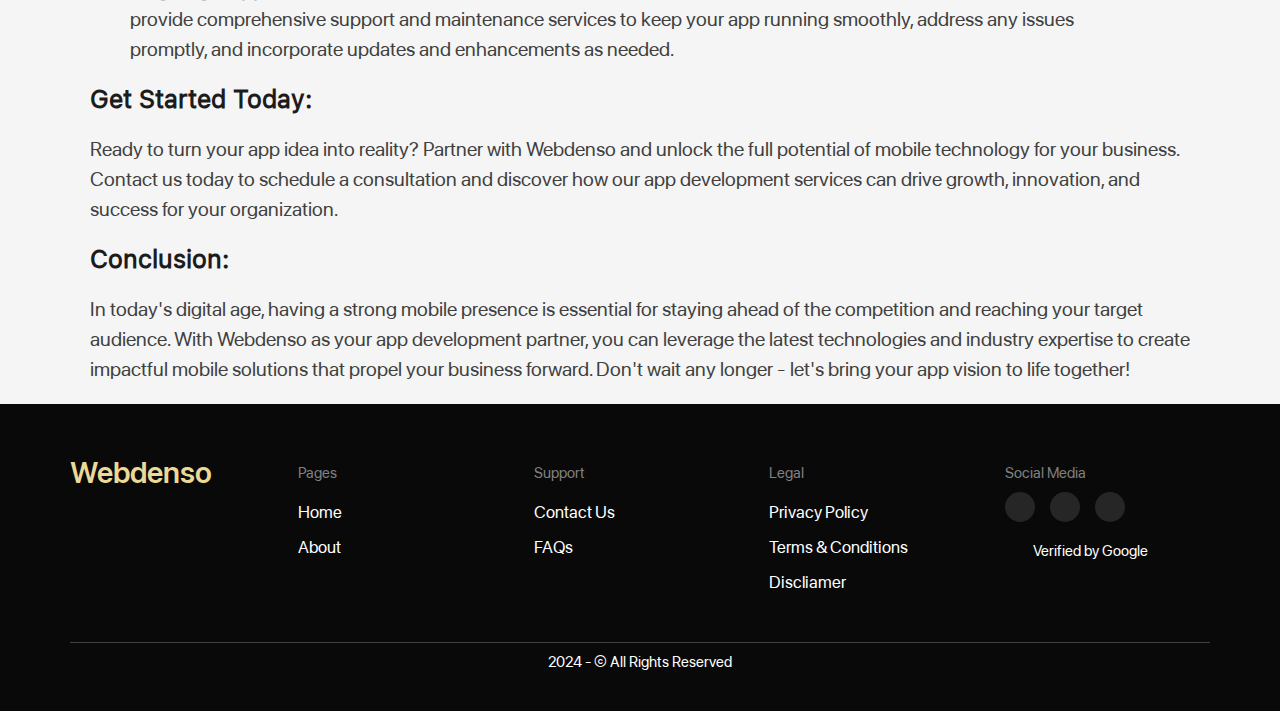
<file: portfolio-appdevelopment.html>
<!DOCTYPE html>
<html lang="en">
  <head>
    <meta charset="UTF-8" />
    <meta name="viewport" content="width=device-width, initial-scale=1.0" />
    <title>Webdenso Portfolio | App Development</title>
    <link rel="stylesheet" href="assets/css/common.css" />
    <link rel="stylesheet" href="assets/css/portfolio.css" />
  </head>
  <body>
    <header>
      <nav class="navbar">
        <div class="navbar-container">
          <a href="index.html" class="logo"> Webdenso </a>
          <div class="services-parent">
            <button class="services-btn" onclick="viewServices()">
              Services
              <img
                src="assets/icons/down-chevron.svg"
                alt="down chevron icon"
                height="20"
                width="20"
                decoding="async"
                loading="lazy"
              />
            </button>
            <div class="services-container">
              <a href="dynamic.html">Web Development</a>
              <a href="dynamic.html">App Development</a>
              <a href="dynamic.html">Ecommerce Website</a>
              <a href="dynamic.html">SEO Optimization</a>
            </div>
          </div>
          <button class="menu-btn">
            <img
              src="assets/icons/menu.svg"
              alt="menu icon"
              height="25"
              width="25"
              decoding="async"
              loading="lazy"
              onclick="viewMenu(this)"
            />
          </button>

          <div class="navlinks-container">
            <div class="navlinks-holder">
              <a href="about-us.html">About</a>
              <a href="workflow.html">Work Flow</a>
            </div>
            <div class="contactlinks-container">
              <div class="portfolio-parent">
                <button class="portfolio-btn" onclick="viewPortfolio()">
                  Portfolio
                  <img
                    src="assets/icons/down-chevron.svg"
                    alt="down chevron icon"
                    height="20"
                    width="20"
                    decoding="async"
                    loading="lazy"
                  />
                </button>
                <div class="portfolio-links">
                  <a href="portfolio-webdevelopment.html"
                    >Webdevelopment Portfolio</a
                  >
                  <a href="portfolio-appdevelopment.html"
                    >App development Potfolio</a
                  >
                  <a href="portfolio-logo.html">Logo Portfolio</a>
                  <a href="dynamic.html">Marketing Portfolio</a>
                </div>
              </div>
              <a href="contact.html" class="contact-btn">
                <span class="slight-glow"></span>
                Contact Us</a
              >
            </div>
          </div>
        </div>
      </nav>
    </header>
    <main>
      <section class="portfolio-container">
        <p>ONE STOP SOLUTION FOR ALL APP DEVELOPMENT NEEDS</p>
        <h1>App Development Projects</h1>
        <svg
          xmlns="http://www.w3.org/2000/svg"
          xmlns:xlink="http://www.w3.org/1999/xlink"
          viewBox="0 0 173 44"
          width="173"
          height="44"
          preserveAspectRatio="xMidYMid meet"
        >
          <defs>
            <clipPath id="__lottie_element_6">
              <rect width="173" height="44" x="0" y="0"></rect>
            </clipPath>
          </defs>
          <g clip-path="url(#__lottie_element_6)">
            <g
              transform="matrix(1,0,0,1,86.5,22)"
              opacity="1"
              style="display: block"
            >
              <g opacity="1" transform="matrix(1,0,0,1,0,0)">
                <path
                  stroke-linecap="round"
                  stroke-linejoin="miter"
                  fill-opacity="0"
                  stroke-miterlimit="4"
                  stroke="rgb(236,217,149)"
                  stroke-opacity="1"
                  stroke-width="5"
                  d=" M-77.5,1 C-77.5,1 -22.75,-3.75 -4,-3.75 C14.75,-3.75 70.75,-0.5 70.75,-0.5"
                ></path>
              </g>
            </g>
          </g>
        </svg>
        <article>
          Our mission and vision are centered on fostering your business growth
          through outstanding app development solutions. We&apos;re dedicated to
          your success. Our approach is straightforward: we collaborate with you
          to grasp and evaluate your business needs and goals. Then, we craft a
          comprehensive development plan tailored to your requirements.
        </article>
        <div class="projects-container">
          <div class="project">
            <img
              src="assets/images/appdev-1.webp"
              alt="appdevelopment 1 image"
              height="50"
              width="50"
              decoding="async"
              loading="lazy"
            />
            <h2>Podcast</h2>
          </div>
          <div class="project">
            <img
              src="assets/images/appdev-2.webp"
              alt="appdevelopment 2 image"
              height="50"
              width="50"
              decoding="async"
              loading="lazy"
            />
            <h2>Furniture</h2>
          </div>
          <div class="project">
            <img
              src="assets/images/appdev-3.webp"
              alt="appdevelopment 3 image"
              height="50"
              width="50"
              decoding="async"
              loading="lazy"
            />
            <h2>Ecommerce</h2>
          </div>
          <div class="project">
            <img
              src="assets/images/appdev-4.webp"
              alt="appdevelopment 4 image"
              height="50"
              width="50"
              decoding="async"
              loading="lazy"
            />
            <h2>Music</h2>
          </div>
          <div class="project">
            <img
              src="assets/images/appdev-5.webp"
              alt="appdevelopment 5 image"
              height="50"
              width="50"
              decoding="async"
              loading="lazy"
            />
            <h2>Scooter</h2>
          </div>
          <div class="project">
            <img
              src="assets/images/appdev-6.webp"
              alt="appdevelopment 6 image"
              height="50"
              width="50"
              decoding="async"
              loading="lazy"
            />
            <h2>Todo</h2>
          </div>
          <div class="project">
            <img
              src="assets/images/appdev-7.webp"
              alt="appdevelopment 7 image"
              height="50"
              width="50"
              decoding="async"
              loading="lazy"
            />
            <h2>Finance</h2>
          </div>
          <div class="project">
            <img
              src="assets/images/appdev-8.webp"
              alt="appdevelopment 8 image"
              height="50"
              width="50"
              decoding="async"
              loading="lazy"
            />
            <h2>Plant</h2>
          </div>
          <div class="project">
            <img
              src="assets/images/appdev-9.webp"
              alt="appdevelopment 9 image"
              height="50"
              width="50"
              decoding="async"
              loading="lazy"
            />
            <h2>Cafe</h2>
          </div>
        </div>
      </section>
      <section class="faq-container">
        <h2>FAQ</h2>
        <svg
          xmlns="http://www.w3.org/2000/svg"
          xmlns:xlink="http://www.w3.org/1999/xlink"
          viewBox="0 0 173 44"
          width="173"
          height="44"
          preserveAspectRatio="xMidYMid meet"
        >
          <defs>
            <clipPath id="__lottie_element_6">
              <rect width="173" height="44" x="0" y="0"></rect>
            </clipPath>
          </defs>
          <g clip-path="url(#__lottie_element_6)">
            <g
              transform="matrix(1,0,0,1,86.5,22)"
              opacity="1"
              style="display: block"
            >
              <g opacity="1" transform="matrix(1,0,0,1,0,0)">
                <path
                  stroke-linecap="round"
                  stroke-linejoin="miter"
                  fill-opacity="0"
                  stroke-miterlimit="4"
                  stroke="rgb(236,217,149)"
                  stroke-opacity="1"
                  stroke-width="5"
                  d=" M-77.5,1 C-77.5,1 -22.75,-3.75 -4,-3.75 C14.75,-3.75 70.75,-0.5 70.75,-0.5"
                ></path>
              </g>
            </g>
          </g>
        </svg>
        <div class="faqlists">
          <div class="faq-holder">
            <h5 class="faq-question">
              What types of app development services does Webdenso offer?
              <img
                src="assets/icons/plus.svg"
                alt="plus icon"
                height="30"
                width="30"
                decoding="async"
                loading="lazy"
              />
            </h5>
            <div class="faq-answer">
              Webdenso offers a comprehensive range of app development services,
              including native app development for iOS and Android,
              cross-platform app development using technologies like React
              Native and Flutter, and web app development.
            </div>
          </div>
          <div class="faq-holder">
            <h5 class="faq-question">
              Can Webdenso help with app design as well?
              <img
                src="assets/icons/plus.svg"
                alt="plus icon"
                height="30"
                width="30"
                decoding="async"
                loading="lazy"
              />
            </h5>
            <div class="faq-answer">
              Yes, Webdenso provides complete app development solutions, which
              include app design services. Our team of experienced designers can
              create user-friendly and visually appealing app interfaces
              tailored to your brand and target audience.
            </div>
          </div>
          <div class="faq-holder">
            <h5 class="faq-question">
              How does Webdenso ensure the quality of the apps developed?
              <img
                src="assets/icons/plus.svg"
                alt="plus icon"
                height="30"
                width="30"
                decoding="async"
                loading="lazy"
              />
            </h5>
            <div class="faq-answer">
              At Webdenso, quality assurance is a top priority. We follow
              rigorous testing processes throughout the development lifecycle to
              identify and rectify any issues. Our team conducts functional
              testing, usability testing, performance testing, and security
              testing to ensure that the app meets the highest standards.
            </div>
          </div>
          <div class="faq-holder">
            <h5 class="faq-question">
              What industries does Webdenso specialize in for app development?
              <img
                src="assets/icons/plus.svg"
                alt="plus icon"
                height="30"
                width="30"
                decoding="async"
                loading="lazy"
              />
            </h5>
            <div class="faq-answer">
              Webdenso has experience developing apps for various industries,
              including but not limited to healthcare, finance, e-commerce,
              education, entertainment, and travel. We tailor our app
              development approach to meet the specific needs and requirements
              of each industry.
            </div>
          </div>
          <div class="faq-holder">
            <h5 class="faq-question">
              Can Webdenso assist with app maintenance and support post-launch?
              <img
                src="assets/icons/plus.svg"
                alt="plus icon"
                height="30"
                width="30"
                decoding="async"
                loading="lazy"
              />
            </h5>
            <div class="faq-answer">
              Yes, Webdenso offers ongoing maintenance and support services to
              ensure that your app remains up-to-date, secure, and optimized for
              performance. Our team provides regular updates, bug fixes, and
              technical support to address any issues that may arise after the
              app is launched.
            </div>
          </div>
          <div class="faq-holder">
            <h5 class="faq-question">
              How long does it take for Webdenso to develop an app?
              <img
                src="assets/icons/plus.svg"
                alt="plus icon"
                height="30"
                width="30"
                decoding="async"
                loading="lazy"
              />
            </h5>
            <div class="faq-answer">
              The timeline for app development can vary depending on the
              complexity of the project, features required, and client
              specifications. Webdenso works closely with clients to establish
              realistic timelines and milestones and strives to deliver
              high-quality apps within the agreed-upon timeframe.
            </div>
          </div>
        </div>
      </section>
      <section class="seo-content">
        <div>
          <h2>
            Unlock Your Business Potential with Webdenso&apos;s Expert App
            Development Services
          </h2>
          <p>
            Looking to take your business to the next level? Harness the power
            of mobile technology with Webdenso&apos;s cutting-edge app
            development services. With our team of seasoned developers,
            designers, and strategists, we craft innovative mobile solutions
            tailored to your unique needs and objectives. From concept to
            deployment, we&apos;re your trusted partner in driving digital
            transformation and achieving unparalleled success in the
            ever-evolving mobile landscape
          </p>
          <h3>Why Choose Webdenso for Your App Development Needs?</h3>
          <ul class="seo-ul">
            <li>
              <b>Tailored Solutions:</b> We understand that every business is
              unique. That&apos;s why we take a personalized approach to app
              development, creating custom solutions that align with your brand
              identity, target audience, and business goals.
            </li>
            <li>
              <b>Expertise Across Platforms:</b> Whether you need a native iOS
              app, an Android application, or a cross-platform solution,
              we&apos;ve got you covered. Our team has expertise in a wide range
              of technologies and frameworks, ensuring that your app reaches
              users on their preferred devices.
            </li>
            <li>
              <b>User-Centric Design:</b> Stand out in the crowded app
              marketplace with captivating and intuitive design. Our designers
              are masters at creating user-friendly interfaces that enhance the
              user experience and drive engagement, leading to increased
              downloads and retention rates.
            </li>
            <li>
              <b>Robust Development Process:</b> We follow a rigorous
              development process, incorporating industry best practices and
              quality standards at every stage. From initial concept to final
              deployment, we prioritize transparency, communication, and
              collaboration to ensure your project is delivered on time and
              within budget.
            </li>
            <li>
              <b>Ongoing Support and Maintenance:</b> Our commitment to your
              success doesn&apos;t end with the launch of your app. We provide
              comprehensive support and maintenance services to keep your app
              running smoothly, address any issues promptly, and incorporate
              updates and enhancements as needed.
            </li>
          </ul>
          <h3>Get Started Today:</h3>
          <p>
            Ready to turn your app idea into reality? Partner with Webdenso and
            unlock the full potential of mobile technology for your business.
            Contact us today to schedule a consultation and discover how our app
            development services can drive growth, innovation, and success for
            your organization.
          </p>

          <h3>Conclusion:</h3>
          <p>
            In today&apos;s digital age, having a strong mobile presence is
            essential for staying ahead of the competition and reaching your
            target audience. With Webdenso as your app development partner, you
            can leverage the latest technologies and industry expertise to
            create impactful mobile solutions that propel your business forward.
            Don&apos;t wait any longer &dash; let&apos;s bring your app vision
            to life together!
          </p>
        </div>
      </section>
    </main>
    <footer>
      <div class="nested-footer">
        <div class="footer-links">
          <div class="footer-logoholder">
            <a href="index.html" class="logo">Webdenso</a>
          </div>
          <div class="footer-linksholder">
            <div>
              <p>Pages</p>
              <div class="footer-links-list">
                <a href="index.html">Home</a>
                <a href="about-us.html">About</a>
              </div>
            </div>
            <div>
              <p>Support</p>
              <div class="footer-links-list">
                <a href="contact.html">Contact Us</a>
                <a href="faq.html">FAQs</a>
              </div>
            </div>
            <div>
              <p>Legal</p>
              <div class="footer-links-list">
                <a href="privacy-policy.html">Privacy Policy</a>
                <a href="terms-and-condition.html">Terms & Conditions</a>
                <a href="disclaimer.html">Discliamer</a>
              </div>
            </div>
            <div>
              <p>Social Media</p>
              <div class="footer-social-medias">
                <a href="https://www.instagram.com/webdenso/">
                  <img
                    src="assets/icons/instagram-icon.svg"
                    alt="instagram icon"
                    height="20"
                    width="20"
                    decoding="async"
                    loading="lazy"
                  />
                </a>
                <a href="#">
                  <img
                    src="assets/icons/twitter.svg"
                    alt="twitter icon"
                    height="20"
                    width="20"
                    decoding="async"
                    loading="lazy"
                  />
                </a>
                <a href="https://www.linkedin.com/company/webdenso/">
                  <img
                    src="assets/icons/linkedin-icon.svg"
                    alt="twitter icon"
                    height="20"
                    width="20"
                    decoding="async"
                    loading="lazy"
                  />
                </a>
              </div>
              <div class="verified-box">
                <img
                  src="assets/icons/verify-icon.webp"
                  alt="verified icon"
                  height="25"
                  width="25"
                  decoding="async"
                  loading="lazy"
                />
                Verified by Google
              </div>
            </div>
          </div>
        </div>
        <div class="sub-footer">
          <p>2024 - &copy; All Rights Reserved</p>
        </div>
      </div>
    </footer>
    <script defer src="assets/js/script.js"></script>
  </body>
</html>
</file>
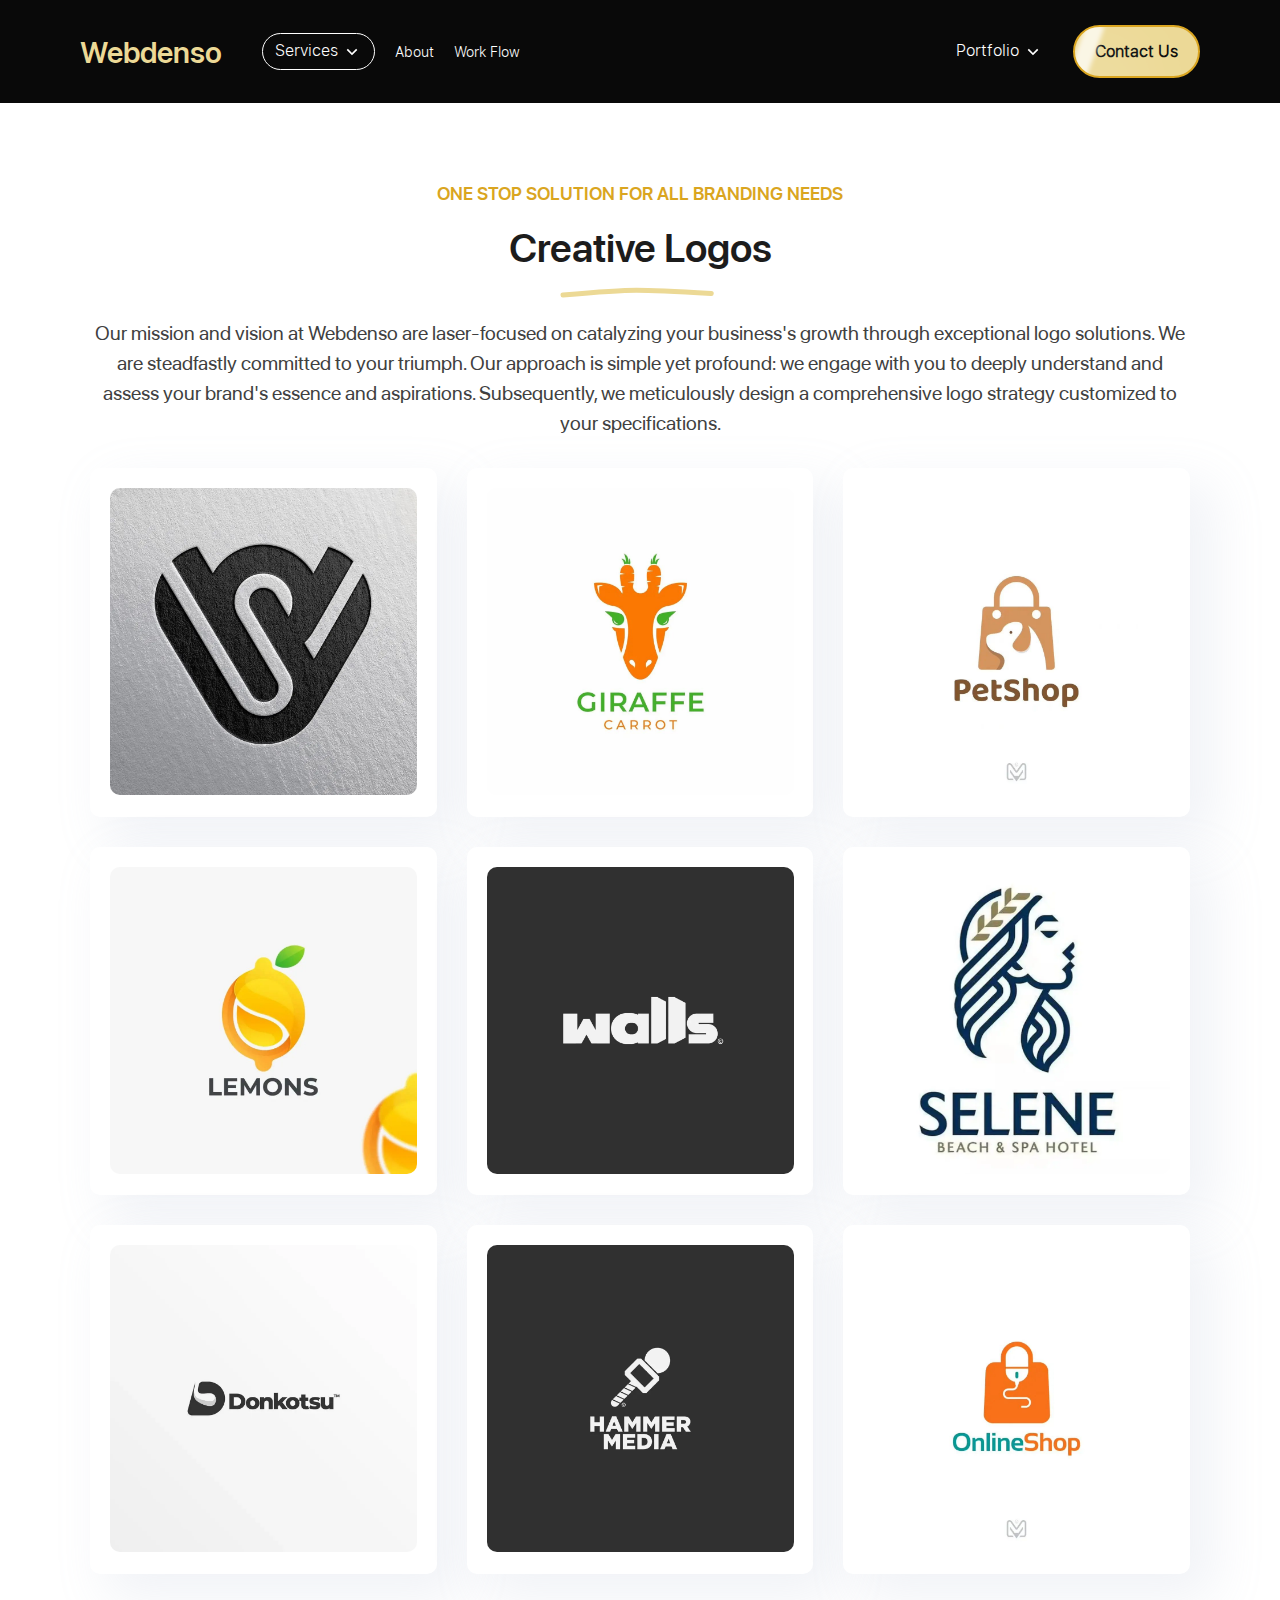
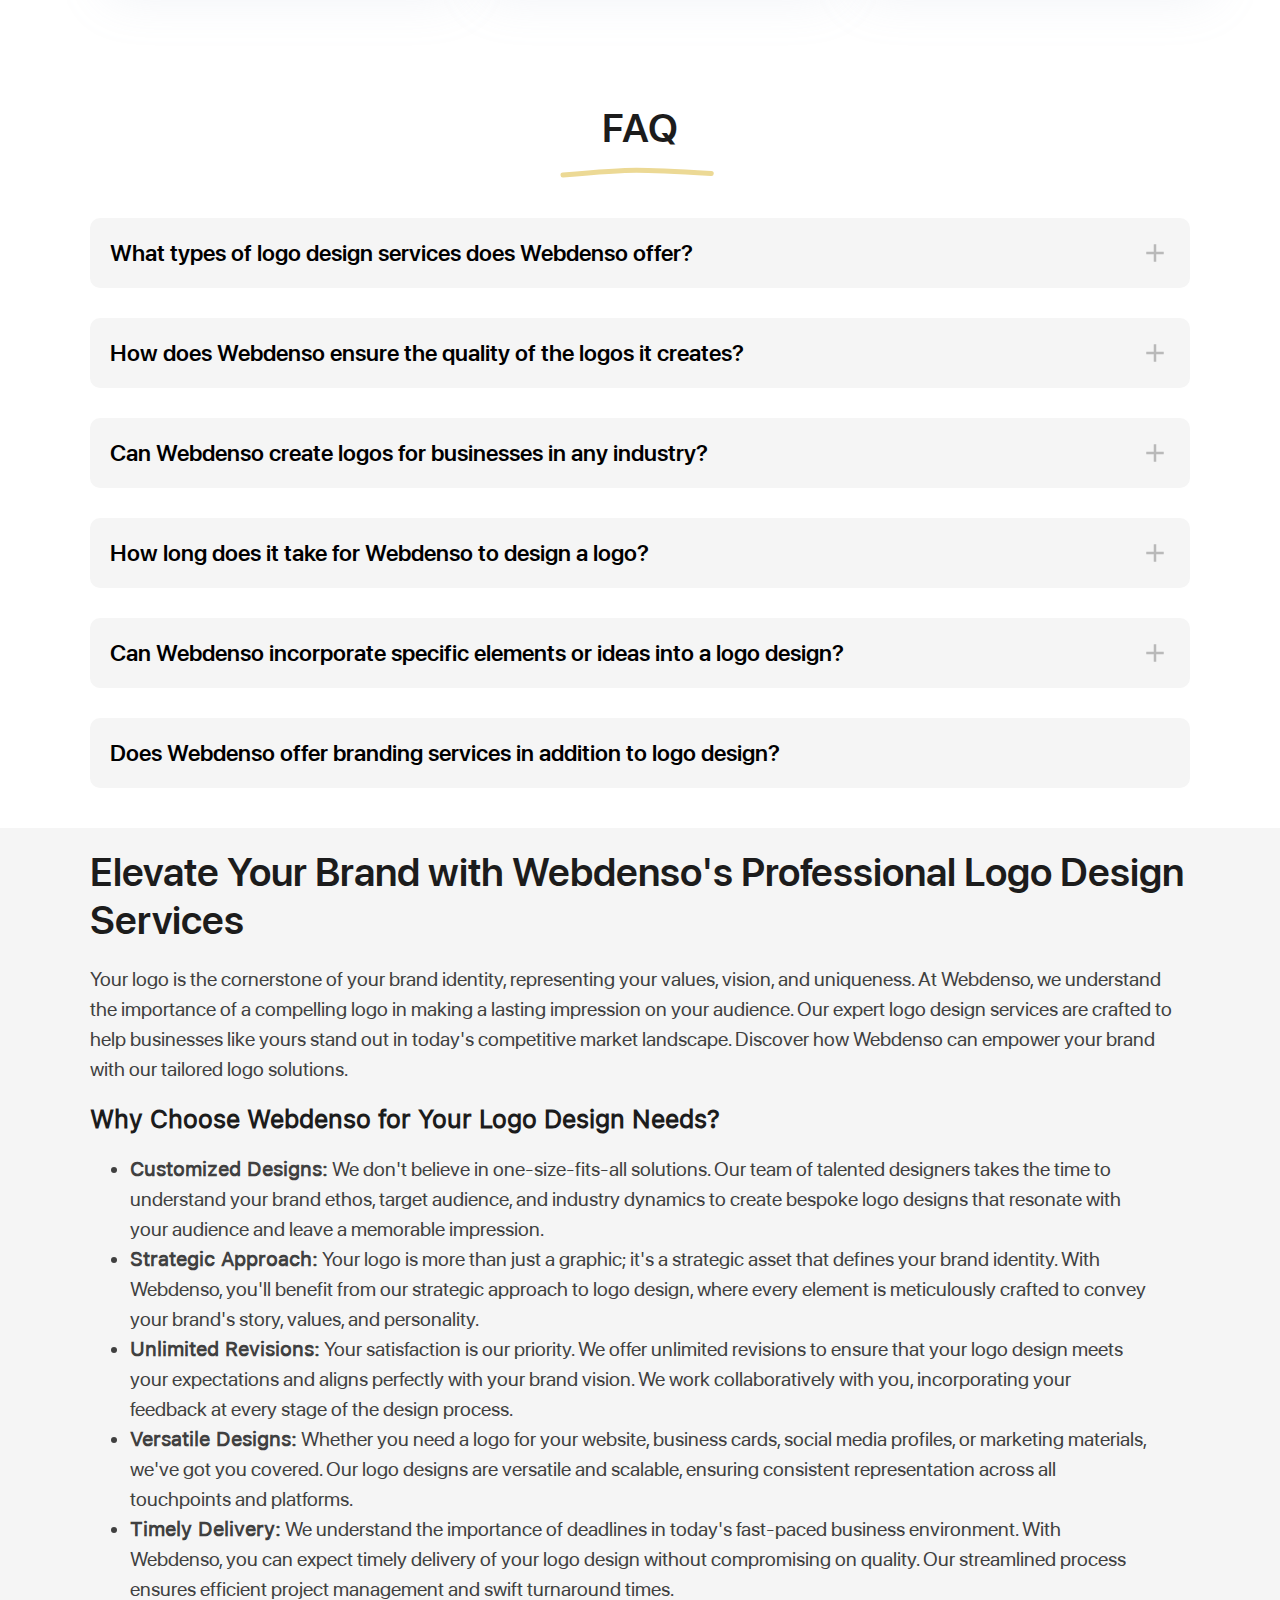
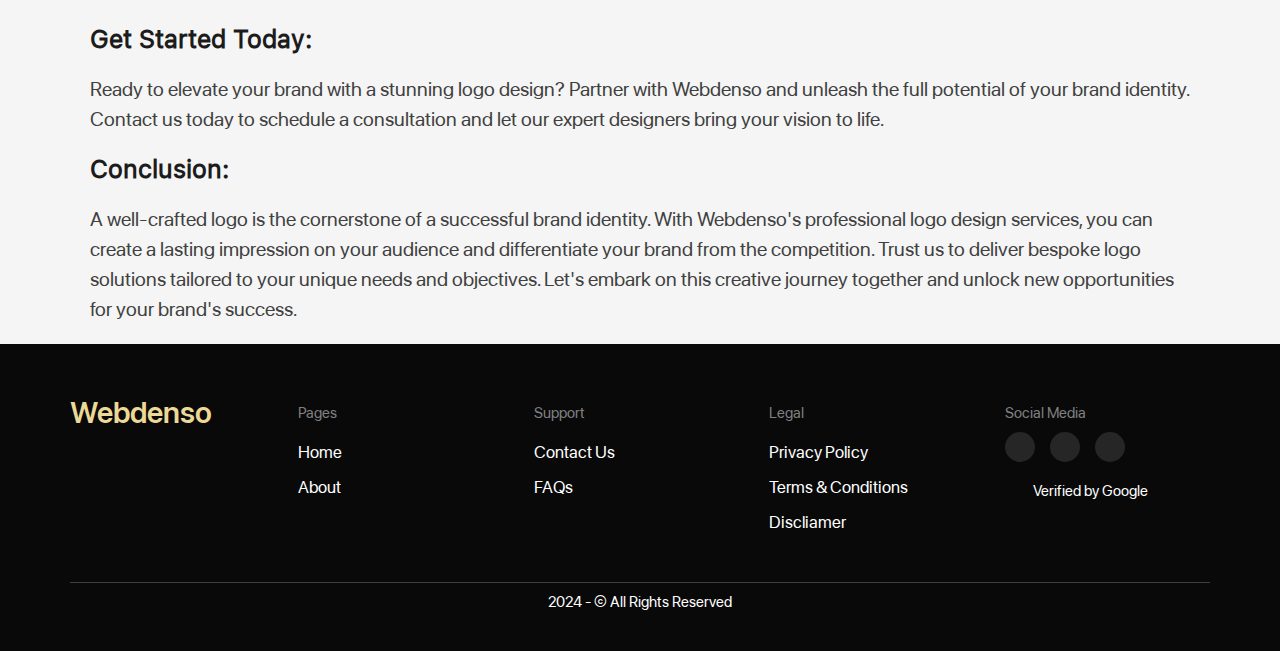
<file: portfolio-logo.html>
<!DOCTYPE html>
<html lang="en">
  <head>
    <meta charset="UTF-8" />
    <meta name="viewport" content="width=device-width, initial-scale=1.0" />
    <title>Webdenso Portfolio | Logo</title>
    <link rel="stylesheet" href="assets/css/common.css" />
    <link rel="stylesheet" href="assets/css/portfolio.css" />
  </head>
  <body>
    <header>
      <nav class="navbar">
        <div class="navbar-container">
          <a href="index.html" class="logo"> Webdenso </a>
          <div class="services-parent">
            <button class="services-btn" onclick="viewServices()">
              Services
              <img
                src="assets/icons/down-chevron.svg"
                alt="down chevron icon"
                height="20"
                width="20"
                decoding="async"
                loading="lazy"
              />
            </button>
            <div class="services-container">
              <a href="dynamic.html">Web Development</a>
              <a href="dynamic.html">App Development</a>
              <a href="dynamic.html">Ecommerce Website</a>
              <a href="dynamic.html">SEO Optimization</a>
            </div>
          </div>
          <button class="menu-btn">
            <img
              src="assets/icons/menu.svg"
              alt="menu icon"
              height="25"
              width="25"
              decoding="async"
              loading="lazy"
              onclick="viewMenu(this)"
            />
          </button>

          <div class="navlinks-container">
            <div class="navlinks-holder">
              <a href="about-us.html">About</a>
              <a href="workflow.html">Work Flow</a>
            </div>
            <div class="contactlinks-container">
              <div class="portfolio-parent">
                <button class="portfolio-btn" onclick="viewPortfolio()">
                  Portfolio
                  <img
                    src="assets/icons/down-chevron.svg"
                    alt="down chevron icon"
                    height="20"
                    width="20"
                    decoding="async"
                    loading="lazy"
                  />
                </button>
                <div class="portfolio-links">
                  <a href="portfolio-webdevelopment.html"
                    >Webdevelopment Portfolio</a
                  >
                  <a href="portfolio-appdevelopment.html"
                    >App development Potfolio</a
                  >
                  <a href="portfolio-logo.html">Logo Portfolio</a>
                  <a href="dynamic.html">Marketing Portfolio</a>
                </div>
              </div>
              <a href="contact.html" class="contact-btn">
                <span class="slight-glow"></span>
                Contact Us</a
              >
            </div>
          </div>
        </div>
      </nav>
    </header>
    <main>
      <section class="portfolio-container">
        <p>ONE STOP SOLUTION FOR ALL BRANDING NEEDS</p>
        <h1>Creative Logos</h1>
        <svg
          xmlns="http://www.w3.org/2000/svg"
          xmlns:xlink="http://www.w3.org/1999/xlink"
          viewBox="0 0 173 44"
          width="173"
          height="44"
          preserveAspectRatio="xMidYMid meet"
        >
          <defs>
            <clipPath id="__lottie_element_6">
              <rect width="173" height="44" x="0" y="0"></rect>
            </clipPath>
          </defs>
          <g clip-path="url(#__lottie_element_6)">
            <g
              transform="matrix(1,0,0,1,86.5,22)"
              opacity="1"
              style="display: block"
            >
              <g opacity="1" transform="matrix(1,0,0,1,0,0)">
                <path
                  stroke-linecap="round"
                  stroke-linejoin="miter"
                  fill-opacity="0"
                  stroke-miterlimit="4"
                  stroke="rgb(236,217,149)"
                  stroke-opacity="1"
                  stroke-width="5"
                  d=" M-77.5,1 C-77.5,1 -22.75,-3.75 -4,-3.75 C14.75,-3.75 70.75,-0.5 70.75,-0.5"
                ></path>
              </g>
            </g>
          </g>
        </svg>
        <article>
          Our mission and vision at Webdenso are laser-focused on catalyzing
          your business&apos;s growth through exceptional logo solutions. We are
          steadfastly committed to your triumph. Our approach is simple yet
          profound: we engage with you to deeply understand and assess your
          brand&apos;s essence and aspirations. Subsequently, we meticulously
          design a comprehensive logo strategy customized to your
          specifications.
        </article>
        <div class="projects-container">
          <div class="project">
            <img
              src="assets/images/logo1.webp"
              alt="appdevelopment 1 image"
              height="50"
              width="50"
              decoding="async"
              loading="lazy"
            />
          </div>
          <div class="project">
            <img
              src="assets/images/logo3.webp"
              alt="appdevelopment 2 image"
              height="50"
              width="50"
              decoding="async"
              loading="lazy"
            />
          </div>
          <div class="project">
            <img
              src="assets/images/logo5.webp"
              alt="appdevelopment 3 image"
              height="50"
              width="50"
              decoding="async"
              loading="lazy"
            />
          </div>
          <div class="project">
            <img
              src="assets/images/logo7.webp"
              alt="appdevelopment 4 image"
              height="50"
              width="50"
              decoding="async"
              loading="lazy"
            />
          </div>
          <div class="project">
            <img
              src="assets/images/logo9.webp"
              alt="appdevelopment 5 image"
              height="50"
              width="50"
              decoding="async"
              loading="lazy"
            />
          </div>
          <div class="project">
            <img
              src="assets/images/logo2.webp"
              alt="appdevelopment 6 image"
              height="50"
              width="50"
              decoding="async"
              loading="lazy"
            />
          </div>
          <div class="project">
            <img
              src="assets/images/logo4.webp"
              alt="appdevelopment 7 image"
              height="50"
              width="50"
              decoding="async"
              loading="lazy"
            />
          </div>
          <div class="project">
            <img
              src="assets/images/logo6.webp"
              alt="appdevelopment 8 image"
              height="50"
              width="50"
              decoding="async"
              loading="lazy"
            />
          </div>
          <div class="project">
            <img
              src="assets/images/logo8.webp"
              alt="appdevelopment 9 image"
              height="50"
              width="50"
              decoding="async"
              loading="lazy"
            />
          </div>
        </div>
      </section>
      <section class="faq-container">
        <h2>FAQ</h2>
        <svg
          xmlns="http://www.w3.org/2000/svg"
          xmlns:xlink="http://www.w3.org/1999/xlink"
          viewBox="0 0 173 44"
          width="173"
          height="44"
          preserveAspectRatio="xMidYMid meet"
        >
          <defs>
            <clipPath id="__lottie_element_6">
              <rect width="173" height="44" x="0" y="0"></rect>
            </clipPath>
          </defs>
          <g clip-path="url(#__lottie_element_6)">
            <g
              transform="matrix(1,0,0,1,86.5,22)"
              opacity="1"
              style="display: block"
            >
              <g opacity="1" transform="matrix(1,0,0,1,0,0)">
                <path
                  stroke-linecap="round"
                  stroke-linejoin="miter"
                  fill-opacity="0"
                  stroke-miterlimit="4"
                  stroke="rgb(236,217,149)"
                  stroke-opacity="1"
                  stroke-width="5"
                  d=" M-77.5,1 C-77.5,1 -22.75,-3.75 -4,-3.75 C14.75,-3.75 70.75,-0.5 70.75,-0.5"
                ></path>
              </g>
            </g>
          </g>
        </svg>
        <div class="faqlists">
          <div class="faq-holder">
            <h5 class="faq-question">
              What types of logo design services does Webdenso offer?
              <img
                src="assets/icons/plus.svg"
                alt="plus icon"
                height="30"
                width="30"
                decoding="async"
                loading="lazy"
              />
            </h5>
            <div class="faq-answer">
              Webdenso offers a diverse range of logo design services tailored
              to meet the unique needs of businesses across various industries.
              Our services include custom logo design, brand identity
              development, logo refresh or redesign, and more.
            </div>
          </div>
          <div class="faq-holder">
            <h5 class="faq-question">
              How does Webdenso ensure the quality of the logos it creates?
              <img
                src="assets/icons/plus.svg"
                alt="plus icon"
                height="30"
                width="30"
                decoding="async"
                loading="lazy"
              />
            </h5>
            <div class="faq-answer">
              At Webdenso, we prioritize quality in every aspect of our logo
              design process. Our team of experienced designers follows a
              meticulous approach, incorporating industry best practices and
              creative expertise to craft logos that resonate with your target
              audience and effectively represent your brand.
            </div>
          </div>
          <div class="faq-holder">
            <h5 class="faq-question">
              Can Webdenso create logos for businesses in any industry?
              <img
                src="assets/icons/plus.svg"
                alt="plus icon"
                height="30"
                width="30"
                decoding="async"
                loading="lazy"
              />
            </h5>
            <div class="faq-answer">
              Yes, Webdenso has extensive experience working with clients across
              a wide range of industries, including but not limited to
              healthcare, technology, finance, e-commerce, hospitality, and
              more. We tailor our logo design services to align with the unique
              characteristics and requirements of each industry.
            </div>
          </div>
          <div class="faq-holder">
            <h5 class="faq-question">
              How long does it take for Webdenso to design a logo?
              <img
                src="assets/icons/plus.svg"
                alt="plus icon"
                height="30"
                width="30"
                decoding="async"
                loading="lazy"
              />
            </h5>
            <div class="faq-answer">
              The timeline for logo design can vary depending on factors such as
              the complexity of the project, the number of revisions required,
              and client feedback. Webdenso works closely with clients to
              establish realistic timelines and strives to deliver high-quality
              logos within the agreed-upon timeframe.
            </div>
          </div>
          <div class="faq-holder">
            <h5 class="faq-question">
              Can Webdenso incorporate specific elements or ideas into a logo
              design?
              <img
                src="assets/icons/plus.svg"
                alt="plus icon"
                height="30"
                width="30"
                decoding="async"
                loading="lazy"
              />
            </h5>
            <div class="faq-answer">
              Absolutely! At Webdenso, we understand the importance of capturing
              the essence and vision of your brand in the logo design. Whether
              you have specific elements, ideas, or concepts in mind, our team
              collaborates closely with you to bring your vision to life and
              create a logo that truly represents your brand identity.
            </div>
          </div>
          <div class="faq-holder">
            <h5 class="faq-question">
              Does Webdenso offer branding services in addition to logo design?
              <img
                src="assets/icons/plus.svg"
                alt="plus icon"
                height="30"
                width="30"
                decoding="async"
                loading="lazy"
              />
            </h5>
            <div class="faq-answer">
              Yes, Webdenso provides comprehensive branding services to help
              businesses establish a strong and cohesive brand identity. In
              addition to logo design, we offer brand strategy development,
              brand guidelines creation, and collateral design to ensure
              consistency across all touchpoints.
            </div>
          </div>
        </div>
      </section>
      <section class="seo-content">
        <div>
          <h2>
            Elevate Your Brand with Webdenso&apos;s Professional Logo Design
            Services
          </h2>
          <p>
            Your logo is the cornerstone of your brand identity, representing
            your values, vision, and uniqueness. At Webdenso, we understand the
            importance of a compelling logo in making a lasting impression on
            your audience. Our expert logo design services are crafted to help
            businesses like yours stand out in today&apos;s competitive market
            landscape. Discover how Webdenso can empower your brand with our
            tailored logo solutions.
          </p>
          <h3>Why Choose Webdenso for Your Logo Design Needs?</h3>
          <ul class="seo-ul">
            <li>
              <b>Customized Designs:</b> We don&apos;t believe in
              one-size-fits-all solutions. Our team of talented designers takes
              the time to understand your brand ethos, target audience, and
              industry dynamics to create bespoke logo designs that resonate
              with your audience and leave a memorable impression.
            </li>
            <li>
              <b>Strategic Approach:</b> Your logo is more than just a graphic;
              it&apos;s a strategic asset that defines your brand identity. With
              Webdenso, you&apos;ll benefit from our strategic approach to logo
              design, where every element is meticulously crafted to convey your
              brand&apos;s story, values, and personality.
            </li>
            <li>
              <b>Unlimited Revisions:</b> Your satisfaction is our priority. We
              offer unlimited revisions to ensure that your logo design meets
              your expectations and aligns perfectly with your brand vision. We
              work collaboratively with you, incorporating your feedback at
              every stage of the design process.
            </li>
            <li>
              <b>Versatile Designs:</b> Whether you need a logo for your
              website, business cards, social media profiles, or marketing
              materials, we&apos;ve got you covered. Our logo designs are
              versatile and scalable, ensuring consistent representation across
              all touchpoints and platforms.
            </li>
            <li>
              <b>Timely Delivery:</b> We understand the importance of deadlines
              in today&apos;s fast-paced business environment. With Webdenso,
              you can expect timely delivery of your logo design without
              compromising on quality. Our streamlined process ensures efficient
              project management and swift turnaround times.
            </li>
          </ul>
          <h3>Get Started Today:</h3>
          <p>
            Ready to elevate your brand with a stunning logo design? Partner
            with Webdenso and unleash the full potential of your brand identity.
            Contact us today to schedule a consultation and let our expert
            designers bring your vision to life.
          </p>

          <h3>Conclusion:</h3>
          <p>
            A well-crafted logo is the cornerstone of a successful brand
            identity. With Webdenso&apos;s professional logo design services,
            you can create a lasting impression on your audience and
            differentiate your brand from the competition. Trust us to deliver
            bespoke logo solutions tailored to your unique needs and objectives.
            Let&apos;s embark on this creative journey together and unlock new
            opportunities for your brand&apos;s success.
          </p>
        </div>
      </section>
    </main>
    <footer>
      <div class="nested-footer">
        <div class="footer-links">
          <div class="footer-logoholder">
            <a href="index.html" class="logo">Webdenso</a>
          </div>
          <div class="footer-linksholder">
            <div>
              <p>Pages</p>
              <div class="footer-links-list">
                <a href="index.html">Home</a>
                <a href="about-us.html">About</a>
              </div>
            </div>
            <div>
              <p>Support</p>
              <div class="footer-links-list">
                <a href="contact.html">Contact Us</a>
                <a href="faq.html">FAQs</a>
              </div>
            </div>
            <div>
              <p>Legal</p>
              <div class="footer-links-list">
                <a href="privacy-policy.html">Privacy Policy</a>
                <a href="terms-and-condition.html">Terms & Conditions</a>
                <a href="disclaimer.html">Discliamer</a>
              </div>
            </div>
            <div>
              <p>Social Media</p>
              <div class="footer-social-medias">
                <a href="https://www.instagram.com/webdenso/">
                  <img
                    src="assets/icons/instagram-icon.svg"
                    alt="instagram icon"
                    height="20"
                    width="20"
                    decoding="async"
                    loading="lazy"
                  />
                </a>
                <a href="#">
                  <img
                    src="assets/icons/twitter.svg"
                    alt="twitter icon"
                    height="20"
                    width="20"
                    decoding="async"
                    loading="lazy"
                  />
                </a>
                <a href="https://www.linkedin.com/company/webdenso/">
                  <img
                    src="assets/icons/linkedin-icon.svg"
                    alt="twitter icon"
                    height="20"
                    width="20"
                    decoding="async"
                    loading="lazy"
                  />
                </a>
              </div>
              <div class="verified-box">
                <img
                  src="assets/icons/verify-icon.webp"
                  alt="verified icon"
                  height="25"
                  width="25"
                  decoding="async"
                  loading="lazy"
                />
                Verified by Google
              </div>
            </div>
          </div>
        </div>
        <div class="sub-footer">
          <p>2024 - &copy; All Rights Reserved</p>
        </div>
      </div>
    </footer>
    <script defer src="assets/js/script.js"></script>
  </body>
</html>
</file>
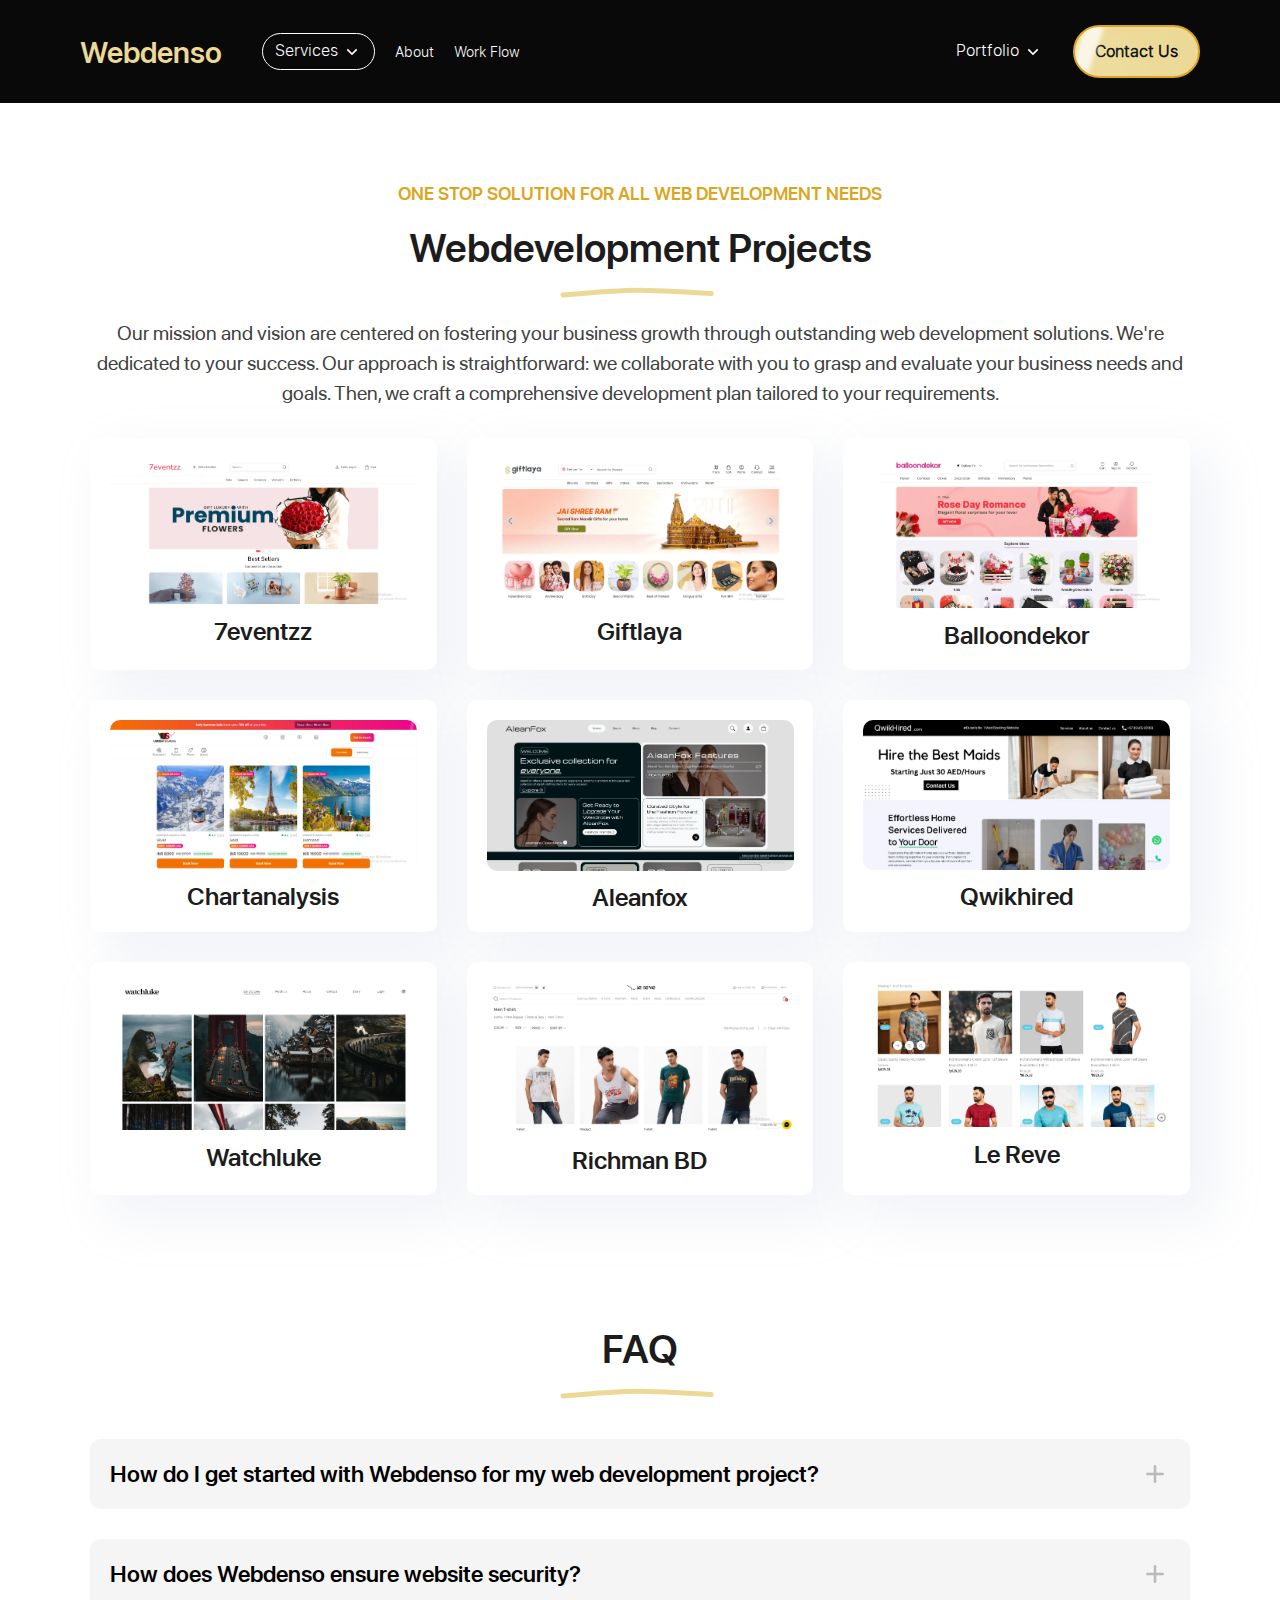
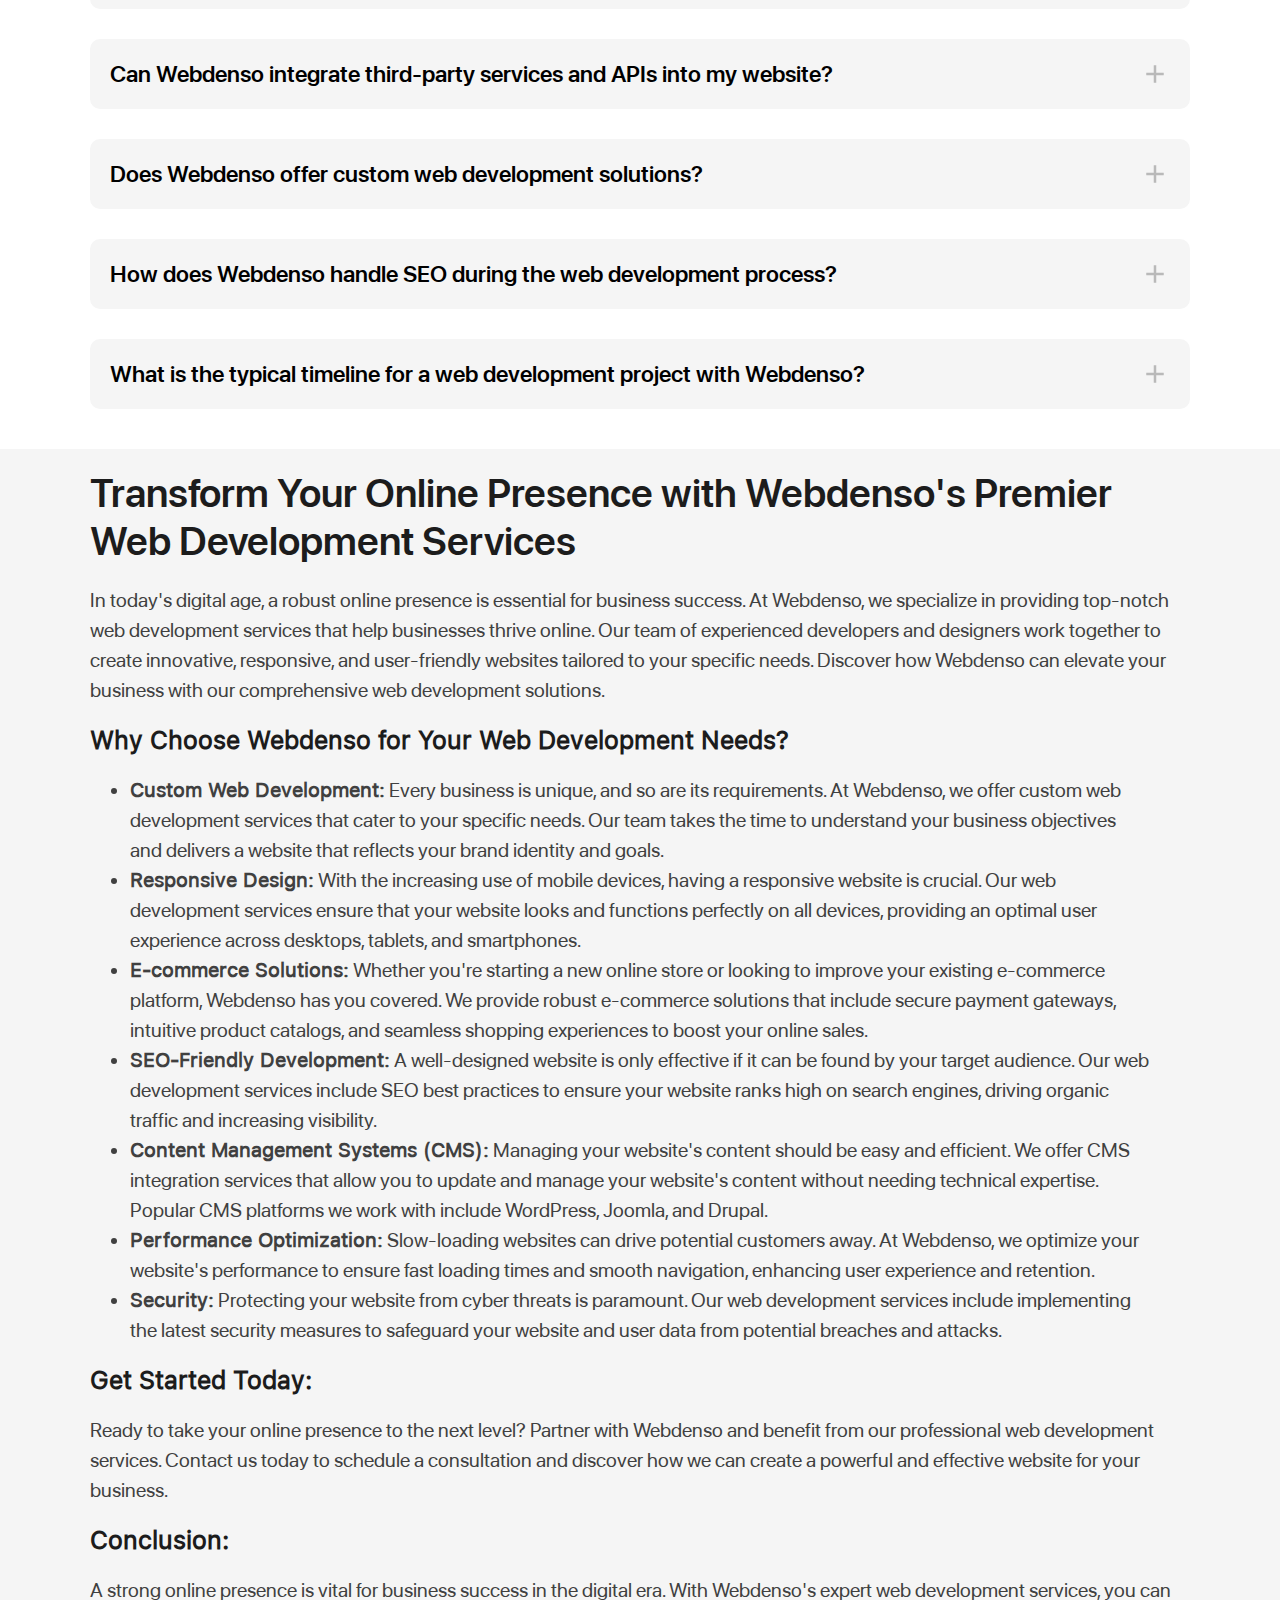
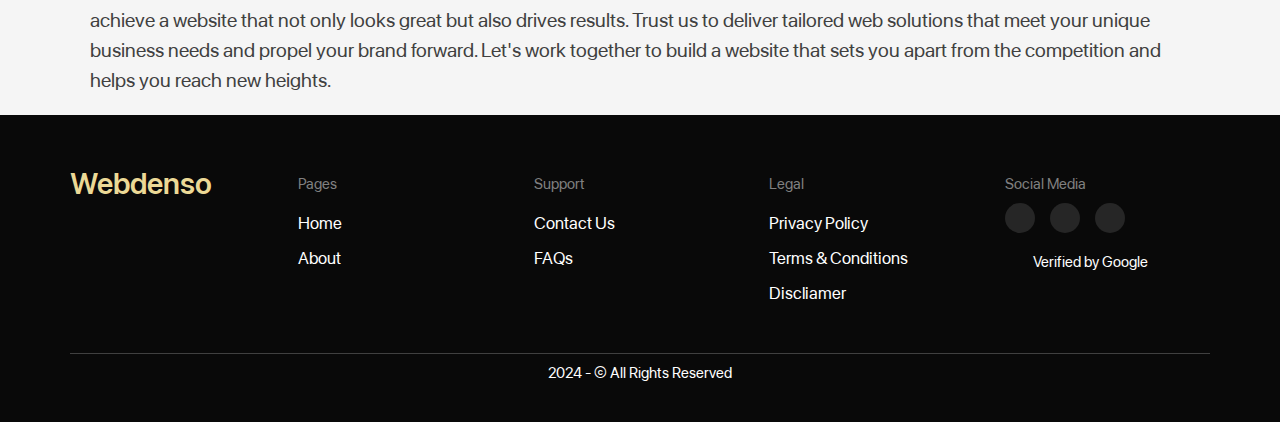
<file: portfolio-webdevelopment.html>
<!DOCTYPE html>
<html lang="en">
  <head>
    <meta charset="UTF-8" />
    <meta name="viewport" content="width=device-width, initial-scale=1.0" />
    <title>Webdenso Portfolio | Webdevelopment</title>
    <link rel="stylesheet" href="assets/css/common.css" />
    <link rel="stylesheet" href="assets/css/portfolio.css" />
  </head>
  <body>
    <header>
      <nav class="navbar">
        <div class="navbar-container">
          <a href="index.html" class="logo"> Webdenso </a>
          <div class="services-parent">
            <button class="services-btn" onclick="viewServices()">
              Services
              <img
                src="assets/icons/down-chevron.svg"
                alt="down chevron icon"
                height="20"
                width="20"
                decoding="async"
                loading="lazy"
              />
            </button>
            <div class="services-container">
              <a href="dynamic.html">Web Development</a>
              <a href="dynamic.html">App Development</a>
              <a href="dynamic.html">Ecommerce Website</a>
              <a href="dynamic.html">SEO Optimization</a>
            </div>
          </div>
          <button class="menu-btn">
            <img
              src="assets/icons/menu.svg"
              alt="menu icon"
              height="25"
              width="25"
              decoding="async"
              loading="lazy"
              onclick="viewMenu(this)"
            />
          </button>

          <div class="navlinks-container">
            <div class="navlinks-holder">
              <a href="about-us.html">About</a>
              <a href="workflow.html">Work Flow</a>
            </div>
            <div class="contactlinks-container">
              <div class="portfolio-parent">
                <button class="portfolio-btn" onclick="viewPortfolio()">
                  Portfolio
                  <img
                    src="assets/icons/down-chevron.svg"
                    alt="down chevron icon"
                    height="20"
                    width="20"
                    decoding="async"
                    loading="lazy"
                  />
                </button>
                <div class="portfolio-links">
                  <a href="portfolio-webdevelopment.html"
                    >Webdevelopment Portfolio</a
                  >
                  <a href="portfolio-appdevelopment.html"
                    >App development Potfolio</a
                  >
                  <a href="portfolio-logo.html">Logo Portfolio</a>
                  <a href="dynamic.html">Marketing Portfolio</a>
                </div>
              </div>
              <a href="contact.html" class="contact-btn">
                <span class="slight-glow"></span>
                Contact Us</a
              >
            </div>
          </div>
        </div>
      </nav>
    </header>
    <main>
      <section class="portfolio-container">
        <p>ONE STOP SOLUTION FOR ALL WEB DEVELOPMENT NEEDS</p>
        <h1>Webdevelopment Projects</h1>
        <svg
          xmlns="http://www.w3.org/2000/svg"
          xmlns:xlink="http://www.w3.org/1999/xlink"
          viewBox="0 0 173 44"
          width="173"
          height="44"
          preserveAspectRatio="xMidYMid meet"
        >
          <defs>
            <clipPath id="__lottie_element_6">
              <rect width="173" height="44" x="0" y="0"></rect>
            </clipPath>
          </defs>
          <g clip-path="url(#__lottie_element_6)">
            <g
              transform="matrix(1,0,0,1,86.5,22)"
              opacity="1"
              style="display: block"
            >
              <g opacity="1" transform="matrix(1,0,0,1,0,0)">
                <path
                  stroke-linecap="round"
                  stroke-linejoin="miter"
                  fill-opacity="0"
                  stroke-miterlimit="4"
                  stroke="rgb(236,217,149)"
                  stroke-opacity="1"
                  stroke-width="5"
                  d=" M-77.5,1 C-77.5,1 -22.75,-3.75 -4,-3.75 C14.75,-3.75 70.75,-0.5 70.75,-0.5"
                ></path>
              </g>
            </g>
          </g>
        </svg>
        <article>
          Our mission and vision are centered on fostering your business growth
          through outstanding web development solutions. We&apos;re dedicated to
          your success. Our approach is straightforward: we collaborate with you
          to grasp and evaluate your business needs and goals. Then, we craft a
          comprehensive development plan tailored to your requirements.
        </article>
        <div class="projects-container">
          <div class="project">
            <img
              src="assets/images/webdevelopment1.webp"
              alt="webdevelopment 1 image"
              height="50"
              width="50"
              decoding="async"
              loading="lazy"
            />
            <h2>7eventzz</h2>
          </div>
          <div class="project">
            <img
              src="assets/images/webdevelopment2.webp"
              alt="webdevelopment 2 image"
              height="50"
              width="50"
              decoding="async"
              loading="lazy"
            />
            <h2>Giftlaya</h2>
          </div>
          <div class="project">
            <img
              src="assets/images/webdevelopment3.webp"
              alt="webdevelopment 3 image"
              height="50"
              width="50"
              decoding="async"
              loading="lazy"
            />
            <h2>Balloondekor</h2>
          </div>
          <div class="project">
            <img
              src="assets/images/webdevelopment4.webp"
              alt="webdevelopment 4 image"
              height="50"
              width="50"
              decoding="async"
              loading="lazy"
            />
            <h2>Chartanalysis</h2>
          </div>
          <div class="project">
            <img
              src="assets/images/webdevelopment5.webp"
              alt="webdevelopment 5 image"
              height="50"
              width="50"
              decoding="async"
              loading="lazy"
            />
            <h2>Aleanfox</h2>
          </div>
          <div class="project">
            <img
              src="assets/images/webdevelopment6.webp"
              alt="webdevelopment 6 image"
              height="50"
              width="50"
              decoding="async"
              loading="lazy"
            />
            <h2>Qwikhired</h2>
          </div>
          <div class="project">
            <img
              src="assets/images/webdevelopment7.webp"
              alt="webdevelopment 7 image"
              height="50"
              width="50"
              decoding="async"
              loading="lazy"
            />
            <h2>Watchluke</h2>
          </div>
          <div class="project">
            <img
              src="assets/images/webdevelopment8.webp"
              alt="webdevelopment 8 image"
              height="50"
              width="50"
              decoding="async"
              loading="lazy"
            />
            <h2>Richman BD</h2>
          </div>
          <div class="project">
            <img
              src="assets/images/webdevelopment9.webp"
              alt="webdevelopment 9 image"
              height="50"
              width="50"
              decoding="async"
              loading="lazy"
            />
            <h2>Le Reve</h2>
          </div>
        </div>
      </section>
      <section class="faq-container">
        <h2>FAQ</h2>
        <svg
          xmlns="http://www.w3.org/2000/svg"
          xmlns:xlink="http://www.w3.org/1999/xlink"
          viewBox="0 0 173 44"
          width="173"
          height="44"
          preserveAspectRatio="xMidYMid meet"
        >
          <defs>
            <clipPath id="__lottie_element_6">
              <rect width="173" height="44" x="0" y="0"></rect>
            </clipPath>
          </defs>
          <g clip-path="url(#__lottie_element_6)">
            <g
              transform="matrix(1,0,0,1,86.5,22)"
              opacity="1"
              style="display: block"
            >
              <g opacity="1" transform="matrix(1,0,0,1,0,0)">
                <path
                  stroke-linecap="round"
                  stroke-linejoin="miter"
                  fill-opacity="0"
                  stroke-miterlimit="4"
                  stroke="rgb(236,217,149)"
                  stroke-opacity="1"
                  stroke-width="5"
                  d=" M-77.5,1 C-77.5,1 -22.75,-3.75 -4,-3.75 C14.75,-3.75 70.75,-0.5 70.75,-0.5"
                ></path>
              </g>
            </g>
          </g>
        </svg>
        <div class="faqlists">
          <div class="faq-holder">
            <h5 class="faq-question">
              How do I get started with Webdenso for my web development project?
              <img
                src="assets/icons/plus.svg"
                alt="plus icon"
                height="30"
                width="30"
                decoding="async"
                loading="lazy"
              />
            </h5>
            <div class="faq-answer">
              To get started, you can contact Webdenso through our website,
              email, or phone. We&apos;ll schedule a consultation to discuss
              your project requirements and provide you with a customized
              proposal and timeline.
            </div>
          </div>
          <div class="faq-holder">
            <h5 class="faq-question">
              How does Webdenso ensure website security?
              <img
                src="assets/icons/plus.svg"
                alt="plus icon"
                height="30"
                width="30"
                decoding="async"
                loading="lazy"
              />
            </h5>
            <div class="faq-answer">
              Webdenso prioritizes security by implementing robust security
              measures such as SSL certificates, regular security audits, secure
              coding practices, and real-time monitoring to protect your website
              from potential threats.
            </div>
          </div>
          <div class="faq-holder">
            <h5 class="faq-question">
              Can Webdenso integrate third-party services and APIs into my
              website?
              <img
                src="assets/icons/plus.svg"
                alt="plus icon"
                height="30"
                width="30"
                decoding="async"
                loading="lazy"
              />
            </h5>
            <div class="faq-answer">
              Absolutely, Webdenso has extensive experience integrating
              third-party services and APIs, including payment gateways, social
              media platforms, CRM systems, and more, to enhance the
              functionality of your website
            </div>
          </div>
          <div class="faq-holder">
            <h5 class="faq-question">
              Does Webdenso offer custom web development solutions?
              <img
                src="assets/icons/plus.svg"
                alt="plus icon"
                height="30"
                width="30"
                decoding="async"
                loading="lazy"
              />
            </h5>
            <div class="faq-answer">
              Yes, Webdenso specializes in custom web development to meet the
              unique requirements of your business. We work closely with you to
              understand your goals and create a bespoke solution that aligns
              with your vision.
            </div>
          </div>
          <div class="faq-holder">
            <h5 class="faq-question">
              How does Webdenso handle SEO during the web development process?
              <img
                src="assets/icons/plus.svg"
                alt="plus icon"
                height="30"
                width="30"
                decoding="async"
                loading="lazy"
              />
            </h5>
            <div class="faq-answer">
              Webdenso incorporates SEO best practices from the ground up,
              including optimizing site structure, using clean code, and
              implementing on-page SEO elements such as meta tags, alt
              attributes, and keyword optimization to improve search engine
              rankings.
            </div>
          </div>
          <div class="faq-holder">
            <h5 class="faq-question">
              What is the typical timeline for a web development project with
              Webdenso?
              <img
                src="assets/icons/plus.svg"
                alt="plus icon"
                height="30"
                width="30"
                decoding="async"
                loading="lazy"
              />
            </h5>
            <div class="faq-answer">
              The timeline for a web development project varies depending on the
              complexity and scope. However, most projects are completed within
              4-12 weeks. WebDenso provides a detailed project plan and timeline
              at the start of each project.
            </div>
          </div>
        </div>
      </section>
      <section class="seo-content">
        <div>
          <h2>
            Transform Your Online Presence with Webdenso&apos;s Premier Web
            Development Services
          </h2>
          <p>
            In today&apos;s digital age, a robust online presence is essential
            for business success. At Webdenso, we specialize in providing
            top-notch web development services that help businesses thrive
            online. Our team of experienced developers and designers work
            together to create innovative, responsive, and user-friendly
            websites tailored to your specific needs. Discover how Webdenso can
            elevate your business with our comprehensive web development
            solutions.
          </p>
          <h3>Why Choose Webdenso for Your Web Development Needs?</h3>
          <ul class="seo-ul">
            <li>
              <b>Custom Web Development:</b> Every business is unique, and so
              are its requirements. At Webdenso, we offer custom web development
              services that cater to your specific needs. Our team takes the
              time to understand your business objectives and delivers a website
              that reflects your brand identity and goals.
            </li>
            <li>
              <b>Responsive Design:</b> With the increasing use of mobile
              devices, having a responsive website is crucial. Our web
              development services ensure that your website looks and functions
              perfectly on all devices, providing an optimal user experience
              across desktops, tablets, and smartphones.
            </li>
            <li>
              <b>E-commerce Solutions:</b> Whether you&apos;re starting a new
              online store or looking to improve your existing e-commerce
              platform, Webdenso has you covered. We provide robust e-commerce
              solutions that include secure payment gateways, intuitive product
              catalogs, and seamless shopping experiences to boost your online
              sales.
            </li>
            <li>
              <b>SEO-Friendly Development:</b> A well-designed website is only
              effective if it can be found by your target audience. Our web
              development services include SEO best practices to ensure your
              website ranks high on search engines, driving organic traffic and
              increasing visibility.
            </li>
            <li>
              <b>Content Management Systems (CMS):</b> Managing your
              website&apos;s content should be easy and efficient. We offer CMS
              integration services that allow you to update and manage your
              website&apos;s content without needing technical expertise.
              Popular CMS platforms we work with include WordPress, Joomla, and
              Drupal.
            </li>
            <li>
              <b>Performance Optimization:</b> Slow-loading websites can drive
              potential customers away. At Webdenso, we optimize your website's
              performance to ensure fast loading times and smooth navigation,
              enhancing user experience and retention.
            </li>
            <li>
              <b>Security:</b> Protecting your website from cyber threats is
              paramount. Our web development services include implementing the
              latest security measures to safeguard your website and user data
              from potential breaches and attacks.
            </li>
          </ul>
          <h3>Get Started Today:</h3>
          <p>
            Ready to take your online presence to the next level? Partner with
            Webdenso and benefit from our professional web development services.
            Contact us today to schedule a consultation and discover how we can
            create a powerful and effective website for your business.
          </p>
          <h3>Conclusion:</h3>
          <p>
            A strong online presence is vital for business success in the
            digital era. With Webdenso&apos;s expert web development services,
            you can achieve a website that not only looks great but also drives
            results. Trust us to deliver tailored web solutions that meet your
            unique business needs and propel your brand forward. Let&apos;s work
            together to build a website that sets you apart from the competition
            and helps you reach new heights.
          </p>
        </div>
      </section>
    </main>
    <footer>
      <div class="nested-footer">
        <div class="footer-links">
          <div class="footer-logoholder">
            <a href="index.html" class="logo">Webdenso</a>
          </div>
          <div class="footer-linksholder">
            <div>
              <p>Pages</p>
              <div class="footer-links-list">
                <a href="index.html">Home</a>
                <a href="about-us.html">About</a>
              </div>
            </div>
            <div>
              <p>Support</p>
              <div class="footer-links-list">
                <a href="contact.html">Contact Us</a>
                <a href="faq.html">FAQs</a>
              </div>
            </div>
            <div>
              <p>Legal</p>
              <div class="footer-links-list">
                <a href="privacy-policy.html">Privacy Policy</a>
                <a href="terms-and-condition.html">Terms & Conditions</a>
                <a href="disclaimer.html">Discliamer</a>
              </div>
            </div>
            <div>
              <p>Social Media</p>
              <div class="footer-social-medias">
                <a href="https://www.instagram.com/webdenso/">
                  <img
                    src="assets/icons/instagram-icon.svg"
                    alt="instagram icon"
                    height="20"
                    width="20"
                    decoding="async"
                    loading="lazy"
                  />
                </a>
                <a href="#">
                  <img
                    src="assets/icons/twitter.svg"
                    alt="twitter icon"
                    height="20"
                    width="20"
                    decoding="async"
                    loading="lazy"
                  />
                </a>
                <a href="https://www.linkedin.com/company/webdenso/">
                  <img
                    src="assets/icons/linkedin-icon.svg"
                    alt="twitter icon"
                    height="20"
                    width="20"
                    decoding="async"
                    loading="lazy"
                  />
                </a>
              </div>
              <div class="verified-box">
                <img
                  src="assets/icons/verify-icon.webp"
                  alt="verified icon"
                  height="25"
                  width="25"
                  decoding="async"
                  loading="lazy"
                />
                Verified by Google
              </div>
            </div>
          </div>
        </div>
        <div class="sub-footer">
          <p>2024 - &copy; All Rights Reserved</p>
        </div>
      </div>
    </footer>
    <script defer src="assets/js/script.js"></script>
  </body>
</html>
</file>
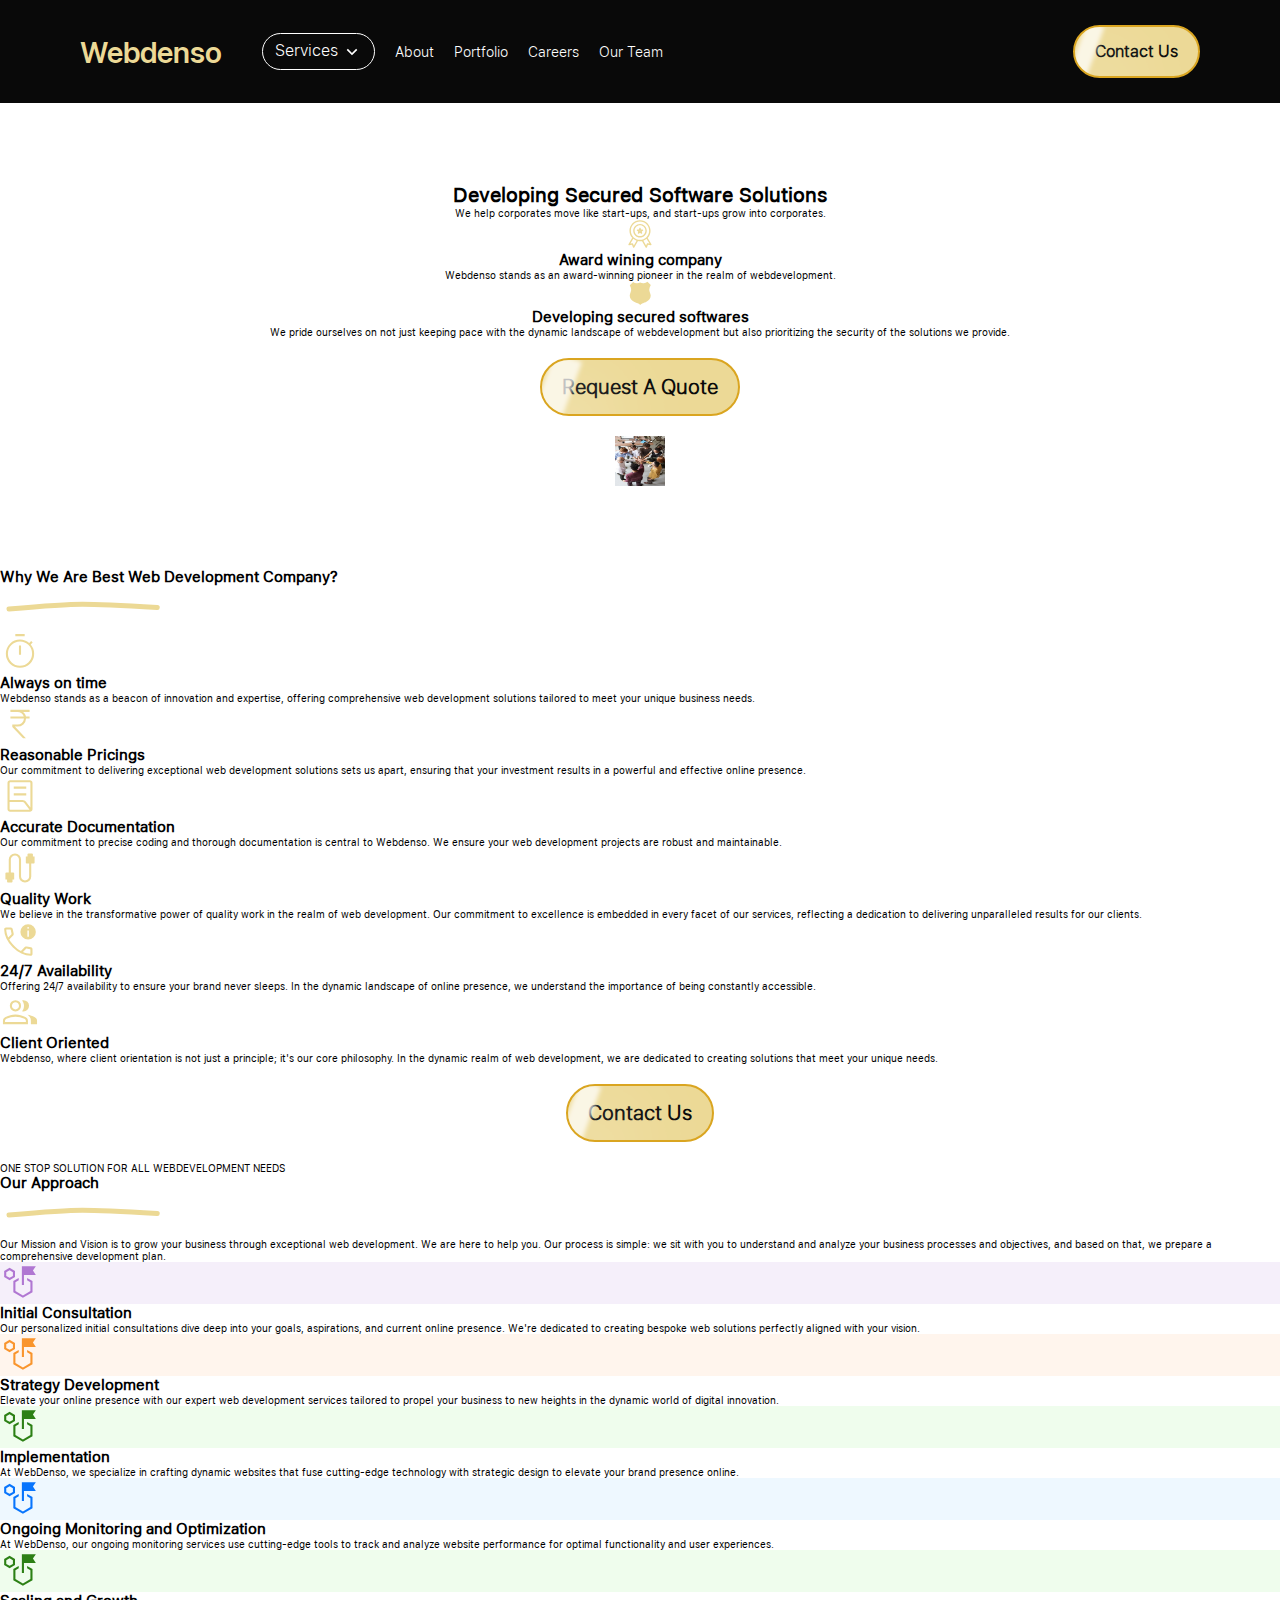
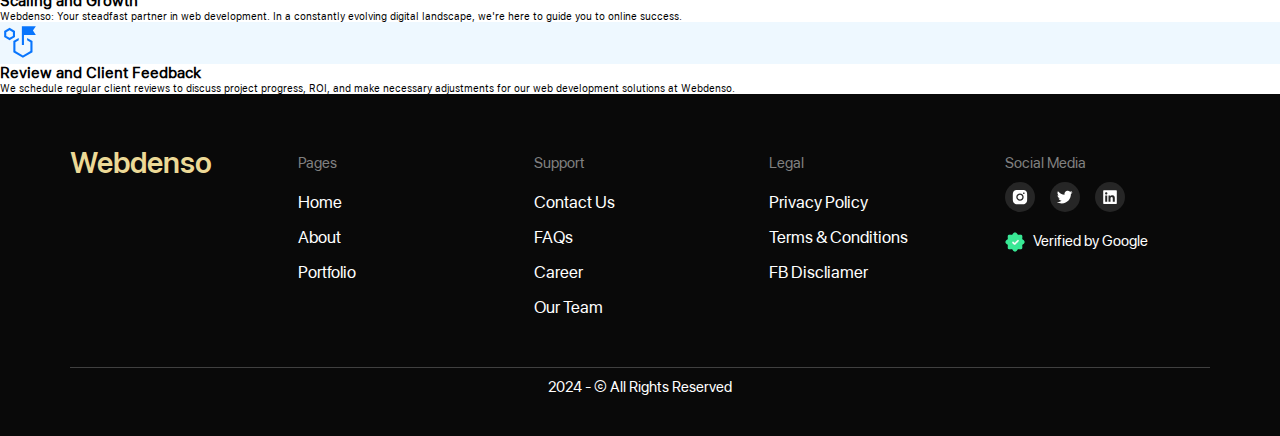
<file: portfolio.html>
<!DOCTYPE html>
<html lang="en">
  <head>
    <meta charset="UTF-8" />
    <meta name="viewport" content="width=device-width, initial-scale=1.0" />
    <title>Webdenso | Portfolio</title>
    <link rel="stylesheet" href="assets/css/common.css" />
    <link rel="stylesheet" href="assets/css/portfolio.css" />
  </head>
  <body>
    <header>
      <nav class="navbar">
        <div class="navbar-container">
          <a href="index.html" class="logo"> Webdenso </a>
          <div class="services-parent">
            <button class="services-btn" onclick="viewServices()">
              Services
              <img
                src="assets/icons/down-chevron.svg"
                alt="down chevron icon"
                height="20"
                width="20"
                decoding="async"
                loading="lazy"
              />
            </button>
            <div class="services-container">
              <a href="dynamic.html">Web Development</a>
              <a href="dynamic.html">App Development</a>
              <a href="dynamic.html">Ecommerce Website</a>
              <a href="dynamic.html">SEO Optimization</a>
            </div>
          </div>
          <button class="menu-btn">
            <img
              src="assets/icons/menu.svg"
              alt="menu icon"
              height="25"
              width="25"
              decoding="async"
              loading="lazy"
              onclick="viewMenu(this)"
            />
          </button>

          <div class="navlinks-container">
            <div class="navlinks-holder">
              <a href="about-us.html">About</a>
              <a href="portfolio.html">Portfolio</a>
              <a href="#">Careers</a>
              <a href="#">Our Team</a>
            </div>
            <a href="contact.html" class="contact-btn">
              <span class="slight-glow"></span>
              Contact Us</a
            >
          </div>
        </div>
      </nav>
    </header>
    <main>
      <section class="portfolio-container">
        <div class="portfolio-content">
          <h1>Developing Secured Software Solutions</h1>
          <article>
            We help corporates move like start-ups, and start-ups grow into
            corporates.
          </article>
          <div class="profile-content">
            <img
              src="assets/icons/award-icon.svg"
              alt="badge icon"
              height="30"
              width="30"
              decoding="async"
              loading="lazy"
            />
            <div>
              <h2>Award wining company</h2>
              <p>
                Webdenso stands as an award-winning pioneer in the realm of
                webdevelopment.
              </p>
            </div>
          </div>
          <div class="profile-content">
            <img
              src="assets/icons/sheild-icon.svg"
              alt="shield icon"
              height="25"
              width="25"
              decoding="async"
              loading="lazy"
            />
            <div>
              <h2>Developing secured softwares</h2>
              <p>
                We pride ourselves on not just keeping pace with the dynamic
                landscape of webdevelopment but also prioritizing the security
                of the solutions we provide.
              </p>
            </div>
          </div>

          <a
            href="https://wa.me/7278586820?text=Hello%20Webdenso%20Team,%20I%20have%20an%20inquiry%20about%20your%premium%20web%20development%20services."
            class="contact-bigbtn"
            target="_blank"
          >
            <span class="slight-glow"></span>
            Request A Quote
          </a>
        </div>
        <div class="portfolio-imageholder">
          <img
            src="assets/images/portfolio-hero.webp"
            alt="portfolio hero image"
            width="50"
            height="50"
            decoding="async"
            loading="eager"
          />
        </div>
      </section>
      <section class="wearebest-wrapper">
        <div class="wearebest-container">
          <h2>Why We Are Best Web Development Company?</h2>
          <svg
            xmlns="http://www.w3.org/2000/svg"
            xmlns:xlink="http://www.w3.org/1999/xlink"
            viewBox="0 0 173 44"
            width="173"
            height="44"
            preserveAspectRatio="xMidYMid meet"
          >
            <defs>
              <clipPath id="__lottie_element_6">
                <rect width="173" height="44" x="0" y="0"></rect>
              </clipPath>
            </defs>
            <g clip-path="url(#__lottie_element_6)">
              <g
                transform="matrix(1,0,0,1,86.5,22)"
                opacity="1"
                style="display: block"
              >
                <g opacity="1" transform="matrix(1,0,0,1,0,0)">
                  <path
                    stroke-linecap="round"
                    stroke-linejoin="miter"
                    fill-opacity="0"
                    stroke-miterlimit="4"
                    stroke="rgb(236,217,149)"
                    stroke-opacity="1"
                    stroke-width="5"
                    d=" M-77.5,1 C-77.5,1 -22.75,-3.75 -4,-3.75 C14.75,-3.75 70.75,-0.5 70.75,-0.5"
                  ></path>
                </g>
              </g>
            </g>
          </svg>
          <div class="wearebest-boxes">
            <div class="wearebest-box">
              <div class="box-icons">
                <img
                  src="assets/icons/watch-icon.svg"
                  alt="watch icon"
                  height="40"
                  width="40"
                  decoding="async"
                  loading="eager"
                />
              </div>
              <h2>Always on time</h2>
              <p>
                Webdenso stands as a beacon of innovation and expertise,
                offering comprehensive web development solutions tailored to
                meet your unique business needs.
              </p>
            </div>
            <div class="wearebest-box">
              <div class="box-icons">
                <img
                  src="assets/icons/rupee-icon.svg"
                  alt="rupee icon"
                  height="40"
                  width="40"
                  decoding="async"
                  loading="eager"
                />
              </div>
              <h2>Reasonable Pricings</h2>
              <p>
                Our commitment to delivering exceptional web development
                solutions sets us apart, ensuring that your investment results
                in a powerful and effective online presence.
              </p>
            </div>
            <div class="wearebest-box">
              <div class="box-icons">
                <img
                  src="assets/icons/report-icon.svg"
                  alt="report icon"
                  height="40"
                  width="40"
                  decoding="async"
                  loading="eager"
                />
              </div>
              <h2>Accurate Documentation</h2>
              <p>
                Our commitment to precise coding and thorough documentation is
                central to Webdenso. We ensure your web development projects are
                robust and maintainable.
              </p>
            </div>
            <div class="wearebest-box">
              <div class="box-icons">
                <img
                  src="assets/icons/cable-icon.svg"
                  alt="cable icon"
                  height="40"
                  width="40"
                  decoding="async"
                  loading="eager"
                />
              </div>
              <h2>Quality Work</h2>
              <p>
                We believe in the transformative power of quality work in the
                realm of web development. Our commitment to excellence is
                embedded in every facet of our services, reflecting a dedication
                to delivering unparalleled results for our clients.
              </p>
            </div>
            <div class="wearebest-box">
              <div class="box-icons">
                <img
                  src="assets/icons/support-icon.svg"
                  alt="support icon"
                  height="40"
                  width="40"
                  decoding="async"
                  loading="eager"
                />
              </div>
              <h2>24/7 Availability</h2>
              <p>
                Offering 24/7 availability to ensure your brand never sleeps. In
                the dynamic landscape of online presence, we understand the
                importance of being constantly accessible.
              </p>
            </div>
            <div class="wearebest-box">
              <div class="box-icons">
                <img
                  src="assets/icons/group-icon.svg"
                  alt="group icon"
                  height="40"
                  width="40"
                  decoding="async"
                  loading="eager"
                />
              </div>
              <h2>Client Oriented</h2>
              <p>
                Webdenso, where client orientation is not just a principle; it's
                our core philosophy. In the dynamic realm of web development, we
                are dedicated to creating solutions that meet your unique needs.
              </p>
            </div>
          </div>
          <a href="contact.html" class="contact-bigbtn">
            <span class="slight-glow"></span>
            Contact Us
          </a>
        </div>
      </section>
      <section class="approach-container">
        <p>ONE STOP SOLUTION FOR ALL WEBDEVELOPMENT NEEDS</p>
        <h2>Our Approach</h2>
        <svg
          xmlns="http://www.w3.org/2000/svg"
          xmlns:xlink="http://www.w3.org/1999/xlink"
          viewBox="0 0 173 44"
          width="173"
          height="44"
          preserveAspectRatio="xMidYMid meet"
        >
          <defs>
            <clipPath id="__lottie_element_6">
              <rect width="173" height="44" x="0" y="0"></rect>
            </clipPath>
          </defs>
          <g clip-path="url(#__lottie_element_6)">
            <g
              transform="matrix(1,0,0,1,86.5,22)"
              opacity="1"
              style="display: block"
            >
              <g opacity="1" transform="matrix(1,0,0,1,0,0)">
                <path
                  stroke-linecap="round"
                  stroke-linejoin="miter"
                  fill-opacity="0"
                  stroke-miterlimit="4"
                  stroke="rgb(236,217,149)"
                  stroke-opacity="1"
                  stroke-width="5"
                  d=" M-77.5,1 C-77.5,1 -22.75,-3.75 -4,-3.75 C14.75,-3.75 70.75,-0.5 70.75,-0.5"
                ></path>
              </g>
            </g>
          </g>
        </svg>
        <article>
          Our Mission and Vision is to grow your business through exceptional
          web development. We are here to help you. Our process is simple: we
          sit with you to understand and analyze your business processes and
          objectives, and based on that, we prepare a comprehensive development
          plan.
        </article>
        <div class="approach-boxes">
          <div class="approach-box">
            <div class="approach-iconholder" style="background-color: #f5effa">
              <img
                src="assets/icons/purple-approach.svg"
                alt="purple-approach"
                height="40"
                width="40"
                decoding="async"
                loading="lazy"
              />
            </div>
            <div class="approach-txtholder">
              <h2>Initial Consultation</h2>
              <p>
                Our personalized initial consultations dive deep into your
                goals, aspirations, and current online presence. We're dedicated
                to creating bespoke web solutions perfectly aligned with your
                vision.
              </p>
            </div>
          </div>
          <div class="approach-box">
            <div class="approach-iconholder" style="background-color: #fff5ed">
              <img
                src="assets/icons/orange-approach.svg"
                alt="orange-approach"
                height="40"
                width="40"
                decoding="async"
                loading="lazy"
              />
            </div>
            <div class="approach-txtholder">
              <h2>Strategy Development</h2>
              <p>
                Elevate your online presence with our expert web development
                services tailored to propel your business to new heights in the
                dynamic world of digital innovation.
              </p>
            </div>
          </div>
          <div class="approach-box">
            <div class="approach-iconholder" style="background-color: #effded">
              <img
                src="assets/icons/green-approach.svg"
                alt="green-approach"
                height="40"
                width="40"
                decoding="async"
                loading="lazy"
              />
            </div>
            <div class="approach-txtholder">
              <h2>Implementation</h2>
              <p>
                At WebDenso, we specialize in crafting dynamic websites that
                fuse cutting-edge technology with strategic design to elevate
                your brand presence online.
              </p>
            </div>
          </div>
          <div class="approach-box">
            <div class="approach-iconholder" style="background-color: #eef8ff">
              <img
                src="assets/icons/blue-approach.svg"
                alt="green-approach"
                height="40"
                width="40"
                decoding="async"
                loading="lazy"
              />
            </div>
            <div class="approach-txtholder">
              <h2>Ongoing Monitoring and Optimization</h2>
              <p>
                At WebDenso, our ongoing monitoring services use cutting-edge
                tools to track and analyze website performance for optimal
                functionality and user experiences.
              </p>
            </div>
          </div>
          <div class="approach-box">
            <div class="approach-iconholder" style="background-color: #effded">
              <img
                src="assets/icons/green-approach.svg"
                alt="green-approach"
                height="40"
                width="40"
                decoding="async"
                loading="lazy"
              />
            </div>
            <div class="approach-txtholder">
              <h2>Scaling and Growth</h2>
              <p>
                Webdenso: Your steadfast partner in web development. In a
                constantly evolving digital landscape, we're here to guide you
                to online success.
              </p>
            </div>
          </div>
          <div class="approach-box">
            <div class="approach-iconholder" style="background-color: #eef8ff">
              <img
                src="assets/icons/blue-approach.svg"
                alt="green-approach"
                height="40"
                width="40"
                decoding="async"
                loading="lazy"
              />
            </div>
            <div class="approach-txtholder">
              <h2>Review and Client Feedback</h2>
              <p>
                We schedule regular client reviews to discuss project progress,
                ROI, and make necessary adjustments for our web development
                solutions at Webdenso.
              </p>
            </div>
          </div>
        </div>
      </section>
    </main>
    <footer>
      <div class="nested-footer">
        <div class="footer-links">
          <div class="footer-logoholder">
            <a href="index.html" class="logo">Webdenso</a>
          </div>
          <div class="footer-linksholder">
            <div>
              <p>Pages</p>
              <div class="footer-links-list">
                <a href="index.html">Home</a>
                <a href="about-us.html">About</a>
                <a href="portfolio.html">Portfolio</a>
              </div>
            </div>
            <div>
              <p>Support</p>
              <div class="footer-links-list">
                <a href="contact.html">Contact Us</a>
                <a href="#">FAQs</a>
                <a href="#">Career</a>
                <a href="#">Our Team</a>
              </div>
            </div>
            <div>
              <p>Legal</p>
              <div class="footer-links-list">
                <a href="#">Privacy Policy</a>
                <a href="#">Terms & Conditions</a>
                <a href="#">FB Discliamer</a>
              </div>
            </div>
            <div>
              <p>Social Media</p>
              <div class="footer-social-medias">
                <a href="#">
                  <img
                    src="assets/icons/instagram-icon.svg"
                    alt="instagram icon"
                    height="20"
                    width="20"
                    decoding="async"
                    loading="lazy"
                  />
                </a>
                <a href="#">
                  <img
                    src="assets/icons/twitter.svg"
                    alt="twitter icon"
                    height="20"
                    width="20"
                    decoding="async"
                    loading="lazy"
                  />
                </a>
                <a href="#">
                  <img
                    src="assets/icons/linkedin-icon.svg"
                    alt="twitter icon"
                    height="20"
                    width="20"
                    decoding="async"
                    loading="lazy"
                  />
                </a>
              </div>
              <div class="verified-box">
                <img
                  src="assets/icons/verify-icon.webp"
                  alt="verified icon"
                  height="25"
                  width="25"
                  decoding="async"
                  loading="lazy"
                />
                Verified by Google
              </div>
            </div>
          </div>
        </div>
        <div class="sub-footer">
          <p>2024 - &copy; All Rights Reserved</p>
        </div>
      </div>
    </footer>
    <script defer src="assets/js/script.js"></script>
  </body>
</html>
</file>
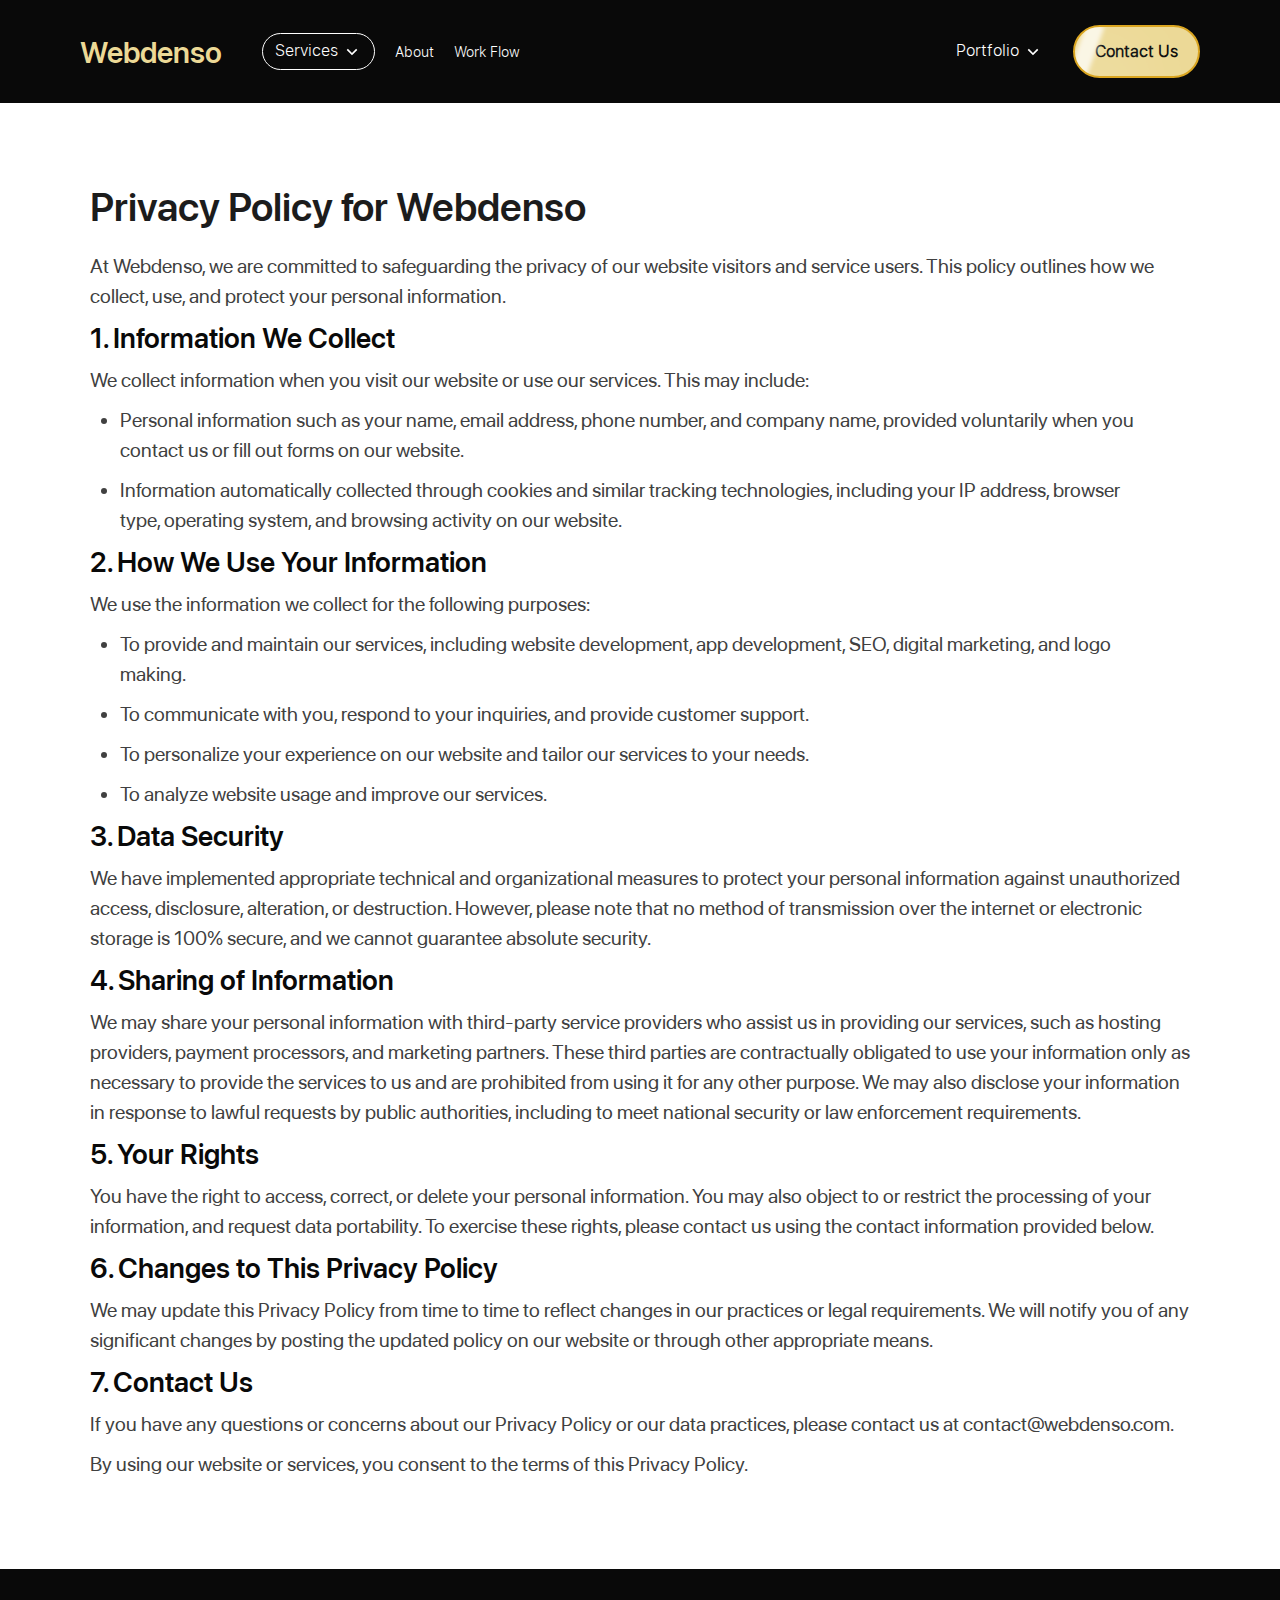
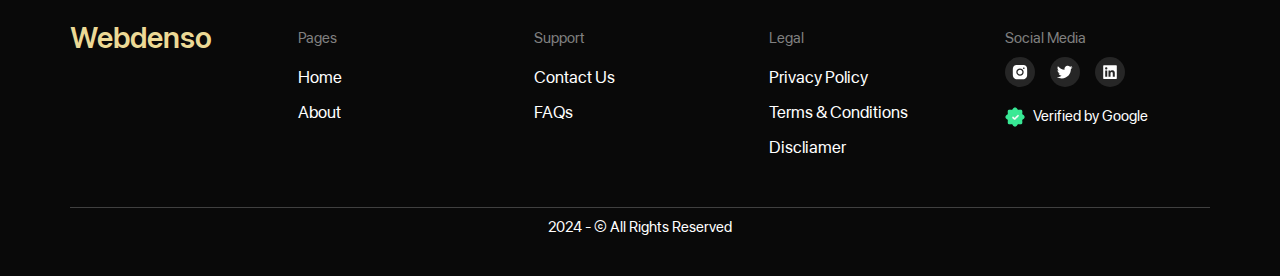
<file: privacy-policy.html>
<!DOCTYPE html>
<html lang="en">
  <head>
    <meta charset="UTF-8" />
    <meta name="viewport" content="width=device-width, initial-scale=1.0" />
    <title>Webdenso | Privacy Policy</title>
    <link rel="stylesheet" href="assets/css/common.css" />
  </head>
  <body>
    <header>
      <nav class="navbar">
        <div class="navbar-container">
          <a href="index.html" class="logo"> Webdenso </a>
          <div class="services-parent">
            <button class="services-btn" onclick="viewServices()">
              Services
              <img
                src="assets/icons/down-chevron.svg"
                alt="down chevron icon"
                height="20"
                width="20"
                decoding="async"
                loading="lazy"
              />
            </button>
            <div class="services-container">
              <a href="dynamic.html">Web Development</a>
              <a href="dynamic.html">App Development</a>
              <a href="dynamic.html">Ecommerce Website</a>
              <a href="dynamic.html">SEO Optimization</a>
            </div>
          </div>
          <button class="menu-btn">
            <img
              src="assets/icons/menu.svg"
              alt="menu icon"
              height="25"
              width="25"
              decoding="async"
              loading="lazy"
              onclick="viewMenu(this)"
            />
          </button>
          <div class="navlinks-container">
            <div class="navlinks-holder">
              <a href="about-us.html">About</a>
              <a href="workflow.html">Work Flow</a>
            </div>
            <div class="contactlinks-container">
              <div class="portfolio-parent">
                <button class="portfolio-btn" onclick="viewPortfolio()">
                  Portfolio
                  <img
                    src="assets/icons/down-chevron.svg"
                    alt="down chevron icon"
                    height="20"
                    width="20"
                    decoding="async"
                    loading="lazy"
                  />
                </button>
                <div class="portfolio-links">
                  <a href="portfolio-webdevelopment.html"
                    >Webdevelopment Portfolio</a
                  >
                  <a href="portfolio-appdevelopment.html"
                    >App development Potfolio</a
                  >
                  <a href="portfolio-logo.html">Logo Portfolio</a>
                  <a href="dynamic.html">Marketing Portfolio</a>
                </div>
              </div>
              <a href="contact.html" class="contact-btn">
                <span class="slight-glow"></span>
                Contact Us</a
              >
            </div>
          </div>
        </div>
      </nav>
    </header>
    <main>
      <section class="common-txt-container">
        <h1>Privacy Policy for Webdenso</h1>
        <p>
          At Webdenso, we are committed to safeguarding the privacy of our
          website visitors and service users. This policy outlines how we
          collect, use, and protect your personal information.
        </p>
        <h2>1. Information We Collect</h2>
        <p>
          We collect information when you visit our website or use our services.
          This may include:
        </p>
        <ul class="common-ul-tag">
          <li>
            Personal information such as your name, email address, phone number,
            and company name, provided voluntarily when you contact us or fill
            out forms on our website.
          </li>
          <li>
            Information automatically collected through cookies and similar
            tracking technologies, including your IP address, browser type,
            operating system, and browsing activity on our website.
          </li>
        </ul>
        <h2>2. How We Use Your Information</h2>
        <p>We use the information we collect for the following purposes:</p>
        <ul class="common-ul-tag">
          <li>
            To provide and maintain our services, including website development,
            app development, SEO, digital marketing, and logo making.
          </li>
          <li>
            To communicate with you, respond to your inquiries, and provide
            customer support.
          </li>
          <li>
            To personalize your experience on our website and tailor our
            services to your needs.
          </li>
          <li>To analyze website usage and improve our services.</li>
        </ul>
        <h2>3. Data Security</h2>
        <p>
          We have implemented appropriate technical and organizational measures
          to protect your personal information against unauthorized access,
          disclosure, alteration, or destruction. However, please note that no
          method of transmission over the internet or electronic storage is 100%
          secure, and we cannot guarantee absolute security.
        </p>
        <h2>4. Sharing of Information</h2>
        <p>
          We may share your personal information with third-party service
          providers who assist us in providing our services, such as hosting
          providers, payment processors, and marketing partners. These third
          parties are contractually obligated to use your information only as
          necessary to provide the services to us and are prohibited from using
          it for any other purpose. We may also disclose your information in
          response to lawful requests by public authorities, including to meet
          national security or law enforcement requirements.
        </p>
        <h2>5. Your Rights</h2>
        <p>
          You have the right to access, correct, or delete your personal
          information. You may also object to or restrict the processing of your
          information, and request data portability. To exercise these rights,
          please contact us using the contact information provided below.
        </p>
        <h2>6. Changes to This Privacy Policy</h2>
        <p>
          We may update this Privacy Policy from time to time to reflect changes
          in our practices or legal requirements. We will notify you of any
          significant changes by posting the updated policy on our website or
          through other appropriate means.
        </p>
        <h2>7. Contact Us</h2>
        <p>
          If you have any questions or concerns about our Privacy Policy or our
          data practices, please contact us at contact@webdenso.com.
        </p>
        <p>
          By using our website or services, you consent to the terms of this
          Privacy Policy.
        </p>
      </section>
    </main>
    <footer>
      <div class="nested-footer">
        <div class="footer-links">
          <div class="footer-logoholder">
            <a href="index.html" class="logo">Webdenso</a>
          </div>
          <div class="footer-linksholder">
            <div>
              <p>Pages</p>
              <div class="footer-links-list">
                <a href="index.html">Home</a>
                <a href="about-us.html">About</a>
              </div>
            </div>
            <div>
              <p>Support</p>
              <div class="footer-links-list">
                <a href="contact.html">Contact Us</a>
                <a href="faq.html">FAQs</a>
              </div>
            </div>
            <div>
              <p>Legal</p>
              <div class="footer-links-list">
                <a href="privacy-policy.html">Privacy Policy</a>
                <a href="terms-and-condition.html">Terms & Conditions</a>
                <a href="disclaimer.html">Discliamer</a>
              </div>
            </div>
            <div>
              <p>Social Media</p>
              <div class="footer-social-medias">
                <a href="https://www.instagram.com/webdenso/">
                  <img
                    src="assets/icons/instagram-icon.svg"
                    alt="instagram icon"
                    height="20"
                    width="20"
                    decoding="async"
                    loading="lazy"
                  />
                </a>
                <a href="#">
                  <img
                    src="assets/icons/twitter.svg"
                    alt="twitter icon"
                    height="20"
                    width="20"
                    decoding="async"
                    loading="lazy"
                  />
                </a>
                <a href="https://www.linkedin.com/company/webdenso/">
                  <img
                    src="assets/icons/linkedin-icon.svg"
                    alt="twitter icon"
                    height="20"
                    width="20"
                    decoding="async"
                    loading="lazy"
                  />
                </a>
              </div>
              <div class="verified-box">
                <img
                  src="assets/icons/verify-icon.webp"
                  alt="verified icon"
                  height="25"
                  width="25"
                  decoding="async"
                  loading="lazy"
                />
                Verified by Google
              </div>
            </div>
          </div>
        </div>
        <div class="sub-footer">
          <p>2024 - &copy; All Rights Reserved</p>
        </div>
      </div>
    </footer>

    <script defer src="assets/js/script.js"></script>
  </body>
</html>
</file>
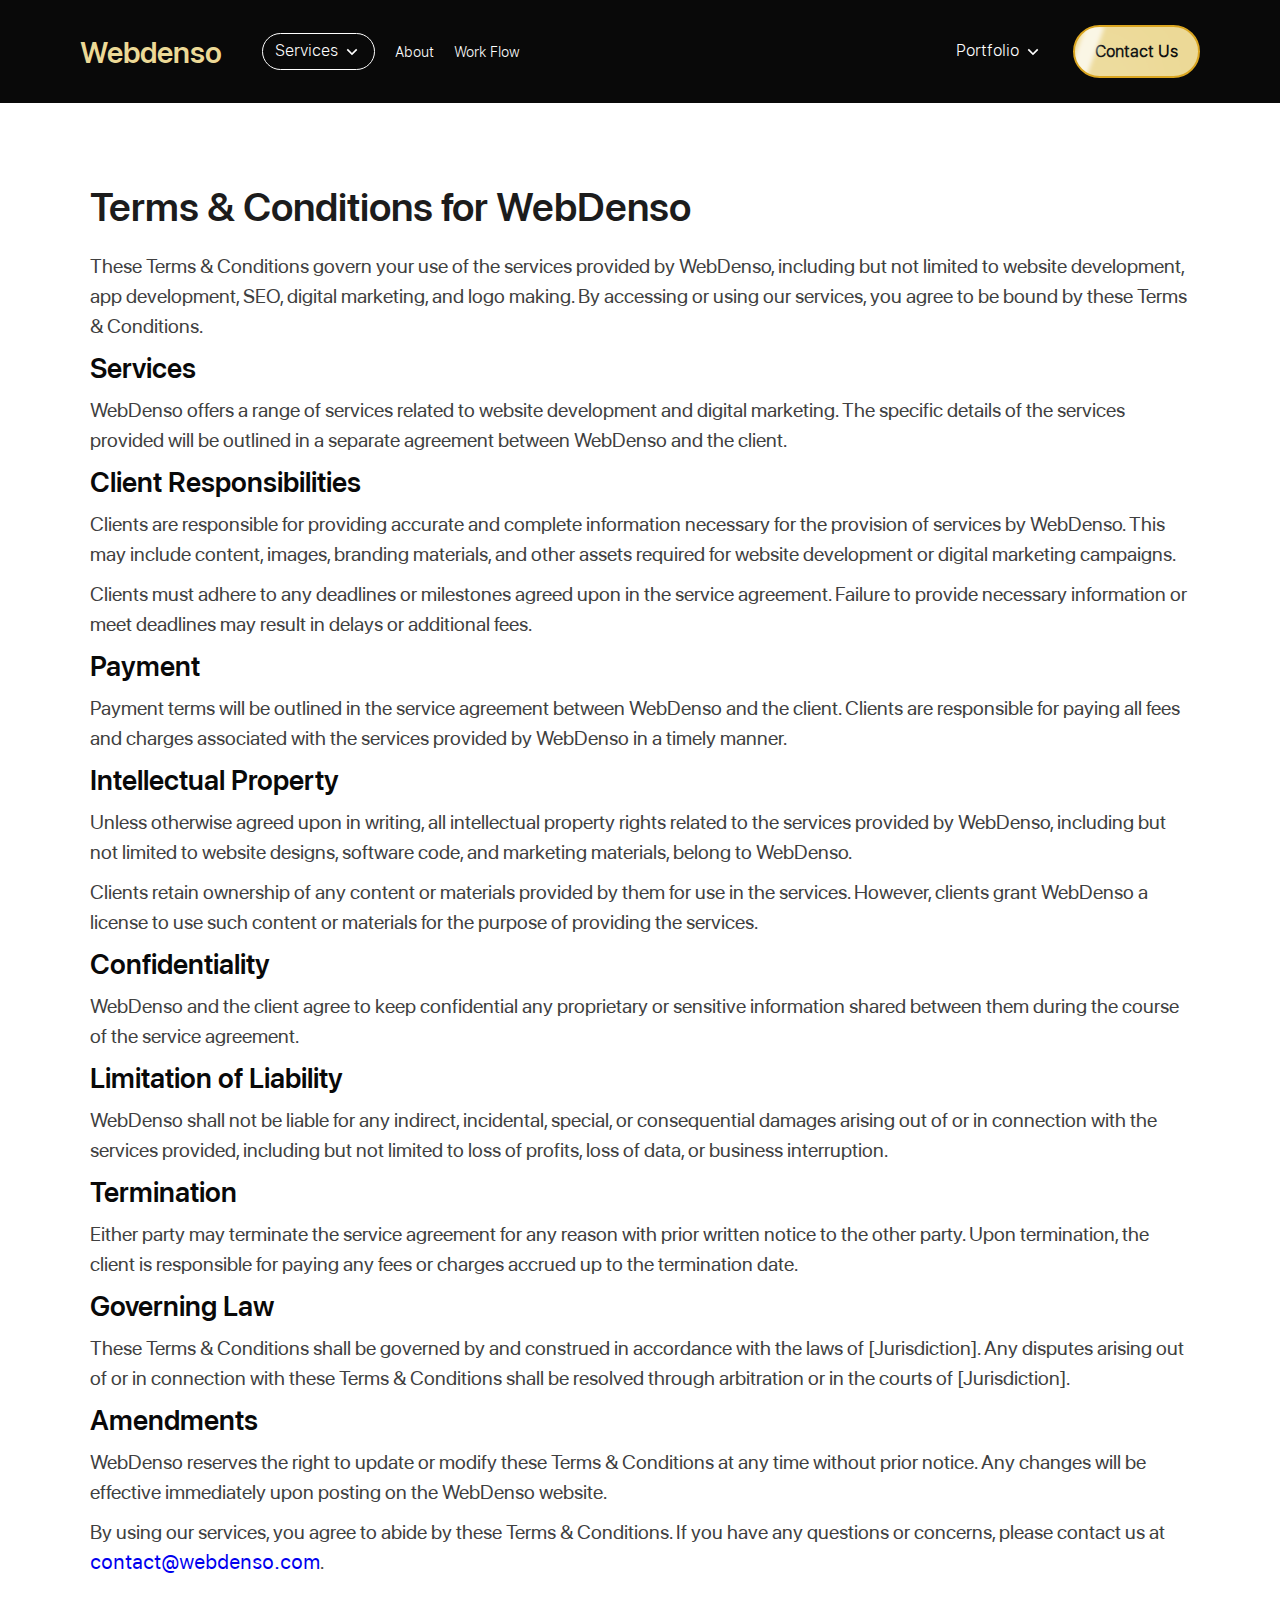
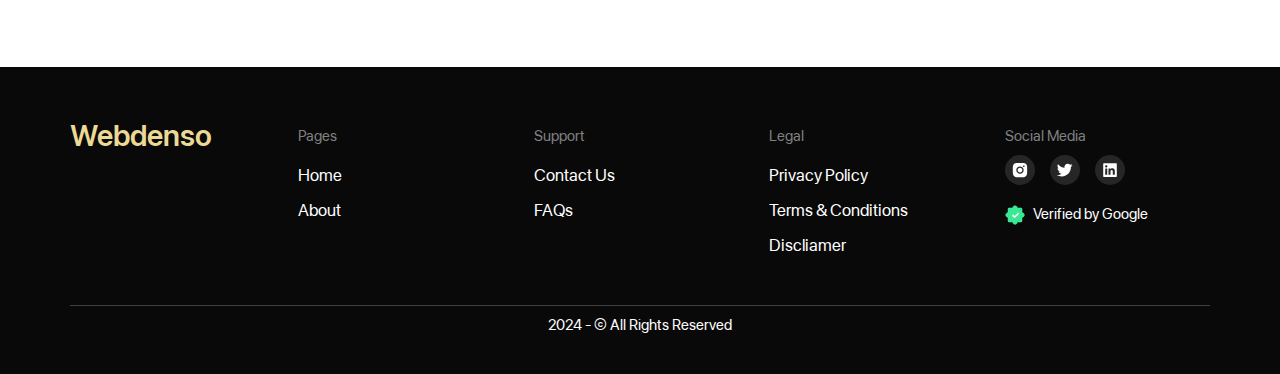
<file: terms-and-condition.html>
<!DOCTYPE html>
<html lang="en">
  <head>
    <meta charset="UTF-8" />
    <meta name="viewport" content="width=device-width, initial-scale=1.0" />
    <title>Webdenso | Terms & Conditions</title>
    <link rel="stylesheet" href="assets/css/common.css" />
  </head>
  <body>
    <header>
      <nav class="navbar">
        <div class="navbar-container">
          <a href="index.html" class="logo"> Webdenso </a>
          <div class="services-parent">
            <button class="services-btn" onclick="viewServices()">
              Services
              <img
                src="assets/icons/down-chevron.svg"
                alt="down chevron icon"
                height="20"
                width="20"
                decoding="async"
                loading="lazy"
              />
            </button>
            <div class="services-container">
              <a href="dynamic.html">Web Development</a>
              <a href="dynamic.html">App Development</a>
              <a href="dynamic.html">Ecommerce Website</a>
              <a href="dynamic.html">SEO Optimization</a>
            </div>
          </div>
          <button class="menu-btn">
            <img
              src="assets/icons/menu.svg"
              alt="menu icon"
              height="25"
              width="25"
              decoding="async"
              loading="lazy"
              onclick="viewMenu(this)"
            />
          </button>

          <div class="navlinks-container">
            <div class="navlinks-holder">
              <a href="about-us.html">About</a>
              <a href="workflow.html">Work Flow</a>
            </div>
            <div class="contactlinks-container">
              <div class="portfolio-parent">
                <button class="portfolio-btn" onclick="viewPortfolio()">
                  Portfolio
                  <img
                    src="assets/icons/down-chevron.svg"
                    alt="down chevron icon"
                    height="20"
                    width="20"
                    decoding="async"
                    loading="lazy"
                  />
                </button>
                <div class="portfolio-links">
                  <a href="portfolio-webdevelopment.html"
                    >Webdevelopment Portfolio</a
                  >
                  <a href="portfolio-appdevelopment.html"
                    >App development Potfolio</a
                  >
                  <a href="portfolio-logo.html">Logo Portfolio</a>
                  <a href="dynamic.html">Marketing Portfolio</a>
                </div>
              </div>
              <a href="contact.html" class="contact-btn">
                <span class="slight-glow"></span>
                Contact Us</a
              >
            </div>
          </div>
        </div>
      </nav>
    </header>
    <main>
      <section class="common-txt-container">
        <h1>Terms & Conditions for WebDenso</h1>

        <p>
          These Terms & Conditions govern your use of the services provided by
          WebDenso, including but not limited to website development, app
          development, SEO, digital marketing, and logo making. By accessing or
          using our services, you agree to be bound by these Terms & Conditions.
        </p>

        <h2>Services</h2>

        <p>
          WebDenso offers a range of services related to website development and
          digital marketing. The specific details of the services provided will
          be outlined in a separate agreement between WebDenso and the client.
        </p>

        <h2>Client Responsibilities</h2>

        <p>
          Clients are responsible for providing accurate and complete
          information necessary for the provision of services by WebDenso. This
          may include content, images, branding materials, and other assets
          required for website development or digital marketing campaigns.
        </p>

        <p>
          Clients must adhere to any deadlines or milestones agreed upon in the
          service agreement. Failure to provide necessary information or meet
          deadlines may result in delays or additional fees.
        </p>

        <h2>Payment</h2>

        <p>
          Payment terms will be outlined in the service agreement between
          WebDenso and the client. Clients are responsible for paying all fees
          and charges associated with the services provided by WebDenso in a
          timely manner.
        </p>

        <h2>Intellectual Property</h2>

        <p>
          Unless otherwise agreed upon in writing, all intellectual property
          rights related to the services provided by WebDenso, including but not
          limited to website designs, software code, and marketing materials,
          belong to WebDenso.
        </p>

        <p>
          Clients retain ownership of any content or materials provided by them
          for use in the services. However, clients grant WebDenso a license to
          use such content or materials for the purpose of providing the
          services.
        </p>

        <h2>Confidentiality</h2>

        <p>
          WebDenso and the client agree to keep confidential any proprietary or
          sensitive information shared between them during the course of the
          service agreement.
        </p>

        <h2>Limitation of Liability</h2>

        <p>
          WebDenso shall not be liable for any indirect, incidental, special, or
          consequential damages arising out of or in connection with the
          services provided, including but not limited to loss of profits, loss
          of data, or business interruption.
        </p>

        <h2>Termination</h2>

        <p>
          Either party may terminate the service agreement for any reason with
          prior written notice to the other party. Upon termination, the client
          is responsible for paying any fees or charges accrued up to the
          termination date.
        </p>

        <h2>Governing Law</h2>

        <p>
          These Terms & Conditions shall be governed by and construed in
          accordance with the laws of [Jurisdiction]. Any disputes arising out
          of or in connection with these Terms & Conditions shall be resolved
          through arbitration or in the courts of [Jurisdiction].
        </p>

        <h2>Amendments</h2>

        <p>
          WebDenso reserves the right to update or modify these Terms &
          Conditions at any time without prior notice. Any changes will be
          effective immediately upon posting on the WebDenso website.
        </p>

        <p>
          By using our services, you agree to abide by these Terms & Conditions.
          If you have any questions or concerns, please contact us at
          <a href="mailto:contact@webdenso.com">contact@webdenso.com</a>.
        </p>
      </section>
    </main>
    <footer>
      <div class="nested-footer">
        <div class="footer-links">
          <div class="footer-logoholder">
            <a href="index.html" class="logo">Webdenso</a>
          </div>
          <div class="footer-linksholder">
            <div>
              <p>Pages</p>
              <div class="footer-links-list">
                <a href="index.html">Home</a>
                <a href="about-us.html">About</a>
              </div>
            </div>
            <div>
              <p>Support</p>
              <div class="footer-links-list">
                <a href="contact.html">Contact Us</a>
                <a href="faq.html">FAQs</a>
              </div>
            </div>
            <div>
              <p>Legal</p>
              <div class="footer-links-list">
                <a href="privacy-policy.html">Privacy Policy</a>
                <a href="terms-and-condition.html">Terms & Conditions</a>
                <a href="disclaimer.html">Discliamer</a>
              </div>
            </div>
            <div>
              <p>Social Media</p>
              <div class="footer-social-medias">
                <a href="https://www.instagram.com/webdenso/">
                  <img
                    src="assets/icons/instagram-icon.svg"
                    alt="instagram icon"
                    height="20"
                    width="20"
                    decoding="async"
                    loading="lazy"
                  />
                </a>
                <a href="#">
                  <img
                    src="assets/icons/twitter.svg"
                    alt="twitter icon"
                    height="20"
                    width="20"
                    decoding="async"
                    loading="lazy"
                  />
                </a>
                <a href="https://www.linkedin.com/company/webdenso/">
                  <img
                    src="assets/icons/linkedin-icon.svg"
                    alt="twitter icon"
                    height="20"
                    width="20"
                    decoding="async"
                    loading="lazy"
                  />
                </a>
              </div>
              <div class="verified-box">
                <img
                  src="assets/icons/verify-icon.webp"
                  alt="verified icon"
                  height="25"
                  width="25"
                  decoding="async"
                  loading="lazy"
                />
                Verified by Google
              </div>
            </div>
          </div>
        </div>
        <div class="sub-footer">
          <p>2024 - &copy; All Rights Reserved</p>
        </div>
      </div>
    </footer>
    <script defer src="assets/js/script.js"></script>
  </body>
</html>
</file>
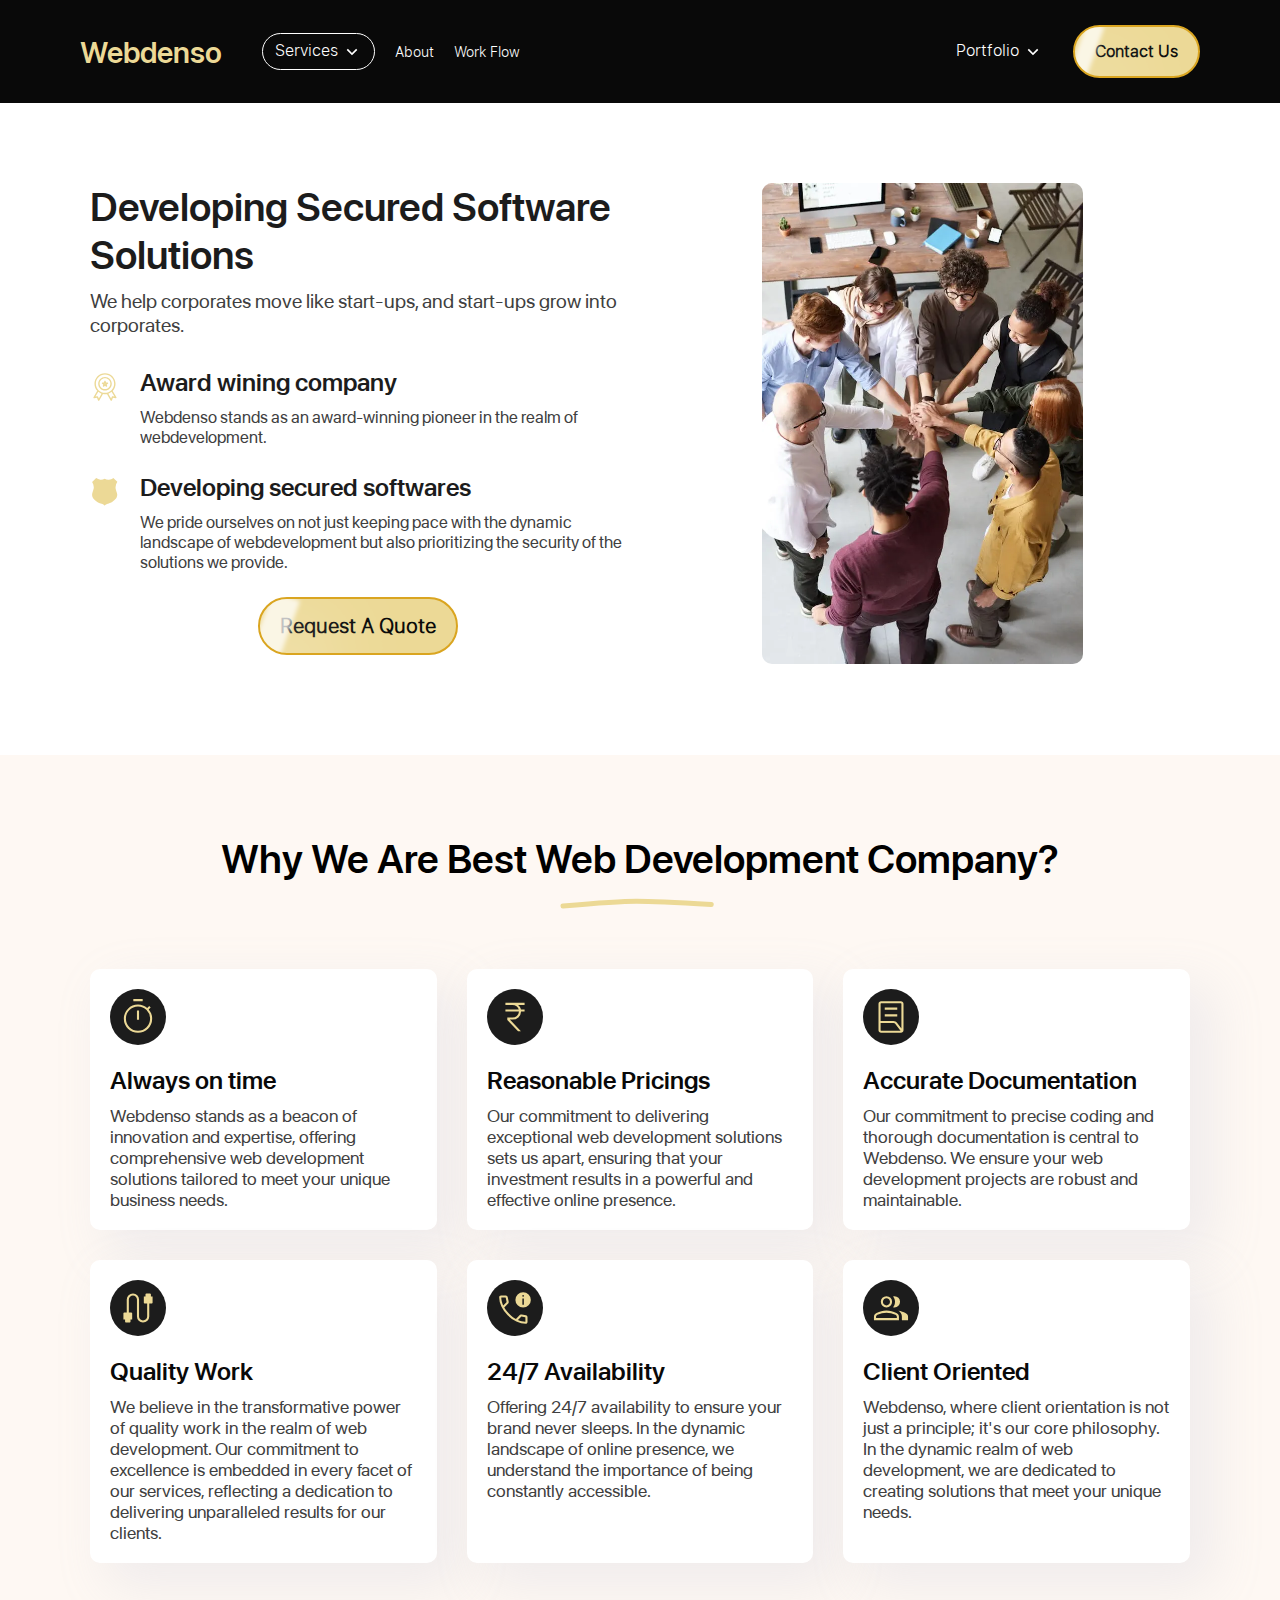
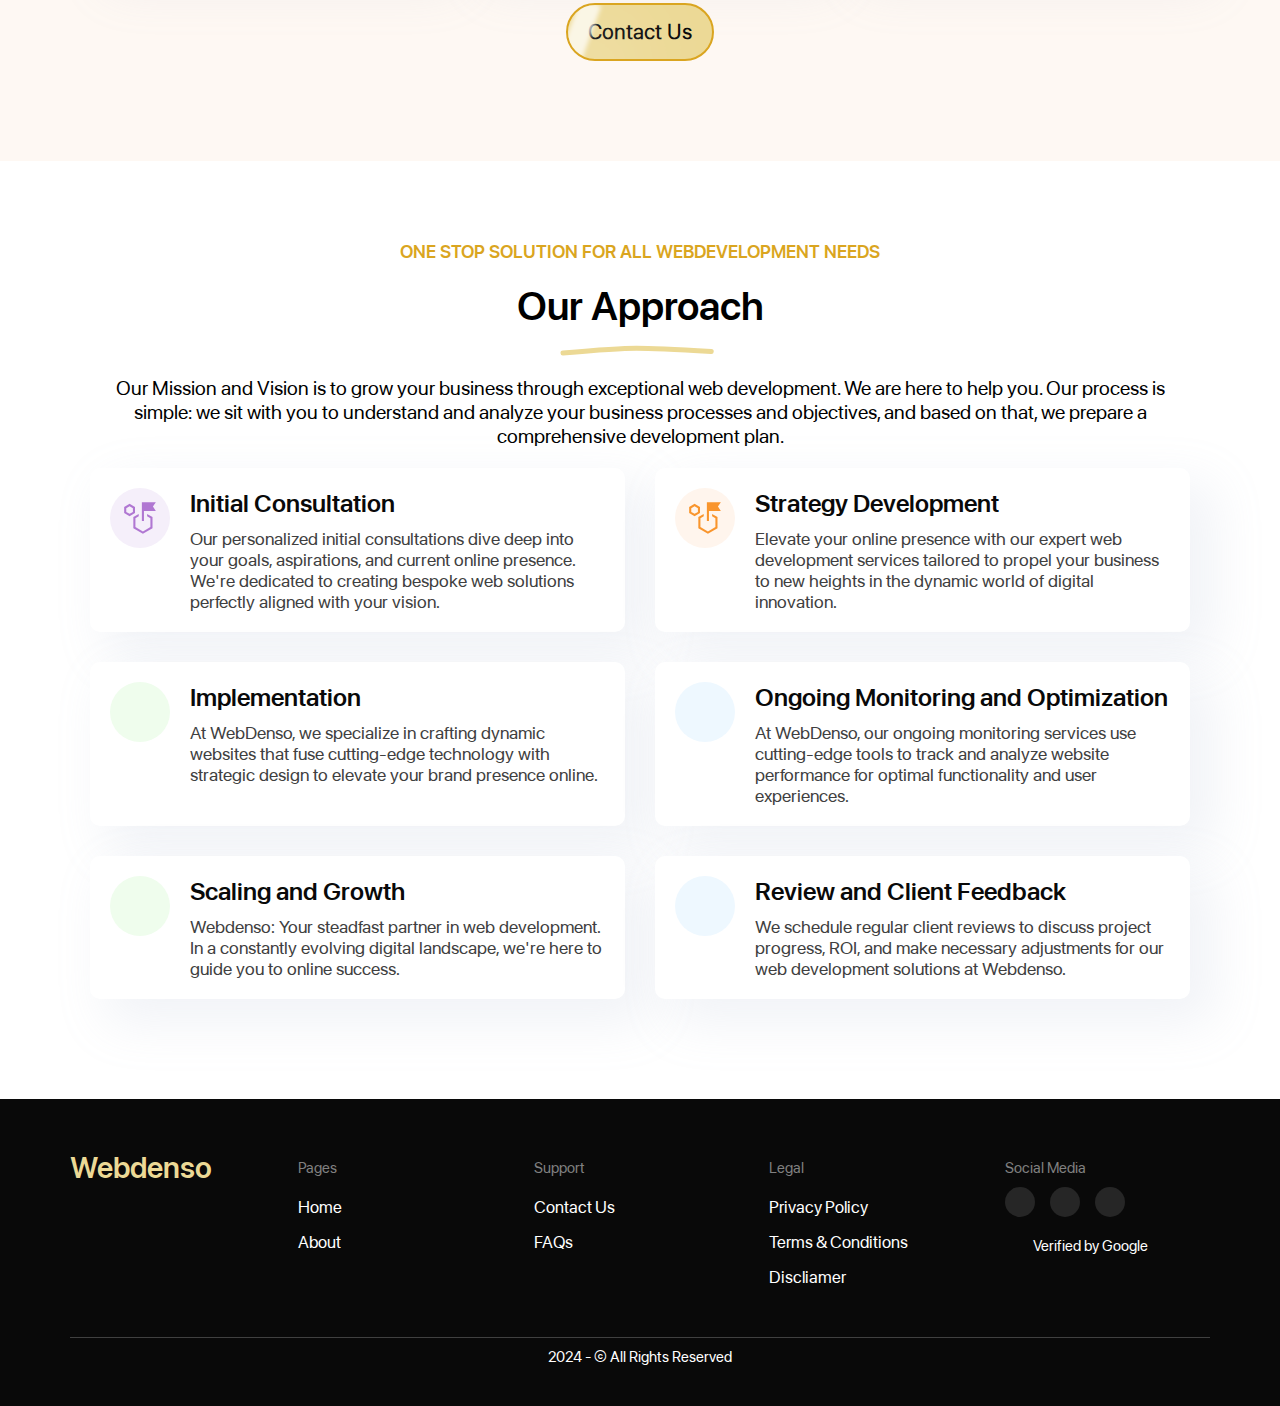
<file: workflow.html>
<!DOCTYPE html>
<html lang="en">
  <head>
    <meta charset="UTF-8" />
    <meta name="viewport" content="width=device-width, initial-scale=1.0" />
    <title>Webdenso | Work Flow</title>
    <link rel="stylesheet" href="assets/css/common.css" />
    <link rel="stylesheet" href="assets/css/workflow.css" />
  </head>
  <body>
    <header>
      <nav class="navbar">
        <div class="navbar-container">
          <a href="index.html" class="logo"> Webdenso </a>
          <div class="services-parent">
            <button class="services-btn" onclick="viewServices()">
              Services
              <img
                src="assets/icons/down-chevron.svg"
                alt="down chevron icon"
                height="20"
                width="20"
                decoding="async"
                loading="lazy"
              />
            </button>
            <div class="services-container">
              <a href="dynamic.html">Web Development</a>
              <a href="dynamic.html">App Development</a>
              <a href="dynamic.html">Ecommerce Website</a>
              <a href="dynamic.html">SEO Optimization</a>
            </div>
          </div>
          <button class="menu-btn">
            <img
              src="assets/icons/menu.svg"
              alt="menu icon"
              height="25"
              width="25"
              decoding="async"
              loading="lazy"
              onclick="viewMenu(this)"
            />
          </button>

          <div class="navlinks-container">
            <div class="navlinks-holder">
              <a href="about-us.html">About</a>
              <a href="workflow.html">Work Flow</a>
            </div>
            <div class="contactlinks-container">
              <div class="portfolio-parent">
                <button class="portfolio-btn" onclick="viewPortfolio()">
                  Portfolio
                  <img
                    src="assets/icons/down-chevron.svg"
                    alt="down chevron icon"
                    height="20"
                    width="20"
                    decoding="async"
                    loading="lazy"
                  />
                </button>
                <div class="portfolio-links">
                  <a href="portfolio-webdevelopment.html"
                    >Webdevelopment Portfolio</a
                  >
                  <a href="portfolio-appdevelopment.html"
                    >App development Potfolio</a
                  >
                  <a href="portfolio-logo.html">Logo Portfolio</a>
                  <a href="dynamic.html">Marketing Portfolio</a>
                </div>
              </div>
              <a href="contact.html" class="contact-btn">
                <span class="slight-glow"></span>
                Contact Us</a
              >
            </div>
          </div>
        </div>
      </nav>
    </header>
    <main>
      <section class="portfolio-container">
        <div class="portfolio-content">
          <h1>Developing Secured Software Solutions</h1>
          <article>
            We help corporates move like start-ups, and start-ups grow into
            corporates.
          </article>
          <div class="profile-content">
            <img
              src="assets/icons/award-icon.svg"
              alt="badge icon"
              height="30"
              width="30"
              decoding="async"
              loading="lazy"
            />
            <div>
              <h2>Award wining company</h2>
              <p>
                Webdenso stands as an award-winning pioneer in the realm of
                webdevelopment.
              </p>
            </div>
          </div>
          <div class="profile-content">
            <img
              src="assets/icons/sheild-icon.svg"
              alt="shield icon"
              height="25"
              width="25"
              decoding="async"
              loading="lazy"
            />
            <div>
              <h2>Developing secured softwares</h2>
              <p>
                We pride ourselves on not just keeping pace with the dynamic
                landscape of webdevelopment but also prioritizing the security
                of the solutions we provide.
              </p>
            </div>
          </div>

          <a
            href="https://wa.me/7278586820?text=Hello%20Webdenso%20Team,%20I%20have%20an%20inquiry%20about%20your%premium%20web%20development%20services."
            class="contact-bigbtn"
            target="_blank"
          >
            <span class="slight-glow"></span>
            Request A Quote
          </a>
        </div>
        <div class="portfolio-imageholder">
          <img
            src="assets/images/portfolio-hero.webp"
            alt="portfolio hero image"
            width="50"
            height="50"
            decoding="async"
            loading="eager"
          />
        </div>
      </section>
      <section class="wearebest-wrapper">
        <div class="wearebest-container">
          <h2>Why We Are Best Web Development Company?</h2>
          <svg
            xmlns="http://www.w3.org/2000/svg"
            xmlns:xlink="http://www.w3.org/1999/xlink"
            viewBox="0 0 173 44"
            width="173"
            height="44"
            preserveAspectRatio="xMidYMid meet"
          >
            <defs>
              <clipPath id="__lottie_element_6">
                <rect width="173" height="44" x="0" y="0"></rect>
              </clipPath>
            </defs>
            <g clip-path="url(#__lottie_element_6)">
              <g
                transform="matrix(1,0,0,1,86.5,22)"
                opacity="1"
                style="display: block"
              >
                <g opacity="1" transform="matrix(1,0,0,1,0,0)">
                  <path
                    stroke-linecap="round"
                    stroke-linejoin="miter"
                    fill-opacity="0"
                    stroke-miterlimit="4"
                    stroke="rgb(236,217,149)"
                    stroke-opacity="1"
                    stroke-width="5"
                    d=" M-77.5,1 C-77.5,1 -22.75,-3.75 -4,-3.75 C14.75,-3.75 70.75,-0.5 70.75,-0.5"
                  ></path>
                </g>
              </g>
            </g>
          </svg>
          <div class="wearebest-boxes">
            <div class="wearebest-box">
              <div class="box-icons">
                <img
                  src="assets/icons/watch-icon.svg"
                  alt="watch icon"
                  height="40"
                  width="40"
                  decoding="async"
                  loading="eager"
                />
              </div>
              <h2>Always on time</h2>
              <p>
                Webdenso stands as a beacon of innovation and expertise,
                offering comprehensive web development solutions tailored to
                meet your unique business needs.
              </p>
            </div>
            <div class="wearebest-box">
              <div class="box-icons">
                <img
                  src="assets/icons/rupee-icon.svg"
                  alt="rupee icon"
                  height="40"
                  width="40"
                  decoding="async"
                  loading="eager"
                />
              </div>
              <h2>Reasonable Pricings</h2>
              <p>
                Our commitment to delivering exceptional web development
                solutions sets us apart, ensuring that your investment results
                in a powerful and effective online presence.
              </p>
            </div>
            <div class="wearebest-box">
              <div class="box-icons">
                <img
                  src="assets/icons/report-icon.svg"
                  alt="report icon"
                  height="40"
                  width="40"
                  decoding="async"
                  loading="eager"
                />
              </div>
              <h2>Accurate Documentation</h2>
              <p>
                Our commitment to precise coding and thorough documentation is
                central to Webdenso. We ensure your web development projects are
                robust and maintainable.
              </p>
            </div>
            <div class="wearebest-box">
              <div class="box-icons">
                <img
                  src="assets/icons/cable-icon.svg"
                  alt="cable icon"
                  height="40"
                  width="40"
                  decoding="async"
                  loading="eager"
                />
              </div>
              <h2>Quality Work</h2>
              <p>
                We believe in the transformative power of quality work in the
                realm of web development. Our commitment to excellence is
                embedded in every facet of our services, reflecting a dedication
                to delivering unparalleled results for our clients.
              </p>
            </div>
            <div class="wearebest-box">
              <div class="box-icons">
                <img
                  src="assets/icons/support-icon.svg"
                  alt="support icon"
                  height="40"
                  width="40"
                  decoding="async"
                  loading="eager"
                />
              </div>
              <h2>24/7 Availability</h2>
              <p>
                Offering 24/7 availability to ensure your brand never sleeps. In
                the dynamic landscape of online presence, we understand the
                importance of being constantly accessible.
              </p>
            </div>
            <div class="wearebest-box">
              <div class="box-icons">
                <img
                  src="assets/icons/group-icon.svg"
                  alt="group icon"
                  height="40"
                  width="40"
                  decoding="async"
                  loading="eager"
                />
              </div>
              <h2>Client Oriented</h2>
              <p>
                Webdenso, where client orientation is not just a principle; it's
                our core philosophy. In the dynamic realm of web development, we
                are dedicated to creating solutions that meet your unique needs.
              </p>
            </div>
          </div>
          <a href="contact.html" class="contact-bigbtn">
            <span class="slight-glow"></span>
            Contact Us
          </a>
        </div>
      </section>
      <section class="approach-container">
        <p>ONE STOP SOLUTION FOR ALL WEBDEVELOPMENT NEEDS</p>
        <h2>Our Approach</h2>
        <svg
          xmlns="http://www.w3.org/2000/svg"
          xmlns:xlink="http://www.w3.org/1999/xlink"
          viewBox="0 0 173 44"
          width="173"
          height="44"
          preserveAspectRatio="xMidYMid meet"
        >
          <defs>
            <clipPath id="__lottie_element_6">
              <rect width="173" height="44" x="0" y="0"></rect>
            </clipPath>
          </defs>
          <g clip-path="url(#__lottie_element_6)">
            <g
              transform="matrix(1,0,0,1,86.5,22)"
              opacity="1"
              style="display: block"
            >
              <g opacity="1" transform="matrix(1,0,0,1,0,0)">
                <path
                  stroke-linecap="round"
                  stroke-linejoin="miter"
                  fill-opacity="0"
                  stroke-miterlimit="4"
                  stroke="rgb(236,217,149)"
                  stroke-opacity="1"
                  stroke-width="5"
                  d=" M-77.5,1 C-77.5,1 -22.75,-3.75 -4,-3.75 C14.75,-3.75 70.75,-0.5 70.75,-0.5"
                ></path>
              </g>
            </g>
          </g>
        </svg>
        <article>
          Our Mission and Vision is to grow your business through exceptional
          web development. We are here to help you. Our process is simple: we
          sit with you to understand and analyze your business processes and
          objectives, and based on that, we prepare a comprehensive development
          plan.
        </article>
        <div class="approach-boxes">
          <div class="approach-box">
            <div class="approach-iconholder" style="background-color: #f5effa">
              <img
                src="assets/icons/purple-approach.svg"
                alt="purple-approach"
                height="40"
                width="40"
                decoding="async"
                loading="lazy"
              />
            </div>
            <div class="approach-txtholder">
              <h2>Initial Consultation</h2>
              <p>
                Our personalized initial consultations dive deep into your
                goals, aspirations, and current online presence. We're dedicated
                to creating bespoke web solutions perfectly aligned with your
                vision.
              </p>
            </div>
          </div>
          <div class="approach-box">
            <div class="approach-iconholder" style="background-color: #fff5ed">
              <img
                src="assets/icons/orange-approach.svg"
                alt="orange-approach"
                height="40"
                width="40"
                decoding="async"
                loading="lazy"
              />
            </div>
            <div class="approach-txtholder">
              <h2>Strategy Development</h2>
              <p>
                Elevate your online presence with our expert web development
                services tailored to propel your business to new heights in the
                dynamic world of digital innovation.
              </p>
            </div>
          </div>
          <div class="approach-box">
            <div class="approach-iconholder" style="background-color: #effded">
              <img
                src="assets/icons/green-approach.svg"
                alt="green-approach"
                height="40"
                width="40"
                decoding="async"
                loading="lazy"
              />
            </div>
            <div class="approach-txtholder">
              <h2>Implementation</h2>
              <p>
                At WebDenso, we specialize in crafting dynamic websites that
                fuse cutting-edge technology with strategic design to elevate
                your brand presence online.
              </p>
            </div>
          </div>
          <div class="approach-box">
            <div class="approach-iconholder" style="background-color: #eef8ff">
              <img
                src="assets/icons/blue-approach.svg"
                alt="green-approach"
                height="40"
                width="40"
                decoding="async"
                loading="lazy"
              />
            </div>
            <div class="approach-txtholder">
              <h2>Ongoing Monitoring and Optimization</h2>
              <p>
                At WebDenso, our ongoing monitoring services use cutting-edge
                tools to track and analyze website performance for optimal
                functionality and user experiences.
              </p>
            </div>
          </div>
          <div class="approach-box">
            <div class="approach-iconholder" style="background-color: #effded">
              <img
                src="assets/icons/green-approach.svg"
                alt="green-approach"
                height="40"
                width="40"
                decoding="async"
                loading="lazy"
              />
            </div>
            <div class="approach-txtholder">
              <h2>Scaling and Growth</h2>
              <p>
                Webdenso: Your steadfast partner in web development. In a
                constantly evolving digital landscape, we're here to guide you
                to online success.
              </p>
            </div>
          </div>
          <div class="approach-box">
            <div class="approach-iconholder" style="background-color: #eef8ff">
              <img
                src="assets/icons/blue-approach.svg"
                alt="green-approach"
                height="40"
                width="40"
                decoding="async"
                loading="lazy"
              />
            </div>
            <div class="approach-txtholder">
              <h2>Review and Client Feedback</h2>
              <p>
                We schedule regular client reviews to discuss project progress,
                ROI, and make necessary adjustments for our web development
                solutions at Webdenso.
              </p>
            </div>
          </div>
        </div>
      </section>
    </main>
    <footer>
      <div class="nested-footer">
        <div class="footer-links">
          <div class="footer-logoholder">
            <a href="index.html" class="logo">Webdenso</a>
          </div>
          <div class="footer-linksholder">
            <div>
              <p>Pages</p>
              <div class="footer-links-list">
                <a href="index.html">Home</a>
                <a href="about-us.html">About</a>
              </div>
            </div>
            <div>
              <p>Support</p>
              <div class="footer-links-list">
                <a href="contact.html">Contact Us</a>
                <a href="faq.html">FAQs</a>
              </div>
            </div>
            <div>
              <p>Legal</p>
              <div class="footer-links-list">
                <a href="privacy-policy.html">Privacy Policy</a>
                <a href="terms-and-condition.html">Terms & Conditions</a>
                <a href="disclaimer.html">Discliamer</a>
              </div>
            </div>
            <div>
              <p>Social Media</p>
              <div class="footer-social-medias">
                <a href="https://www.instagram.com/webdenso/">
                  <img
                    src="assets/icons/instagram-icon.svg"
                    alt="instagram icon"
                    height="20"
                    width="20"
                    decoding="async"
                    loading="lazy"
                  />
                </a>
                <a href="#">
                  <img
                    src="assets/icons/twitter.svg"
                    alt="twitter icon"
                    height="20"
                    width="20"
                    decoding="async"
                    loading="lazy"
                  />
                </a>
                <a href="https://www.linkedin.com/company/webdenso/">
                  <img
                    src="assets/icons/linkedin-icon.svg"
                    alt="twitter icon"
                    height="20"
                    width="20"
                    decoding="async"
                    loading="lazy"
                  />
                </a>
              </div>
              <div class="verified-box">
                <img
                  src="assets/icons/verify-icon.webp"
                  alt="verified icon"
                  height="25"
                  width="25"
                  decoding="async"
                  loading="lazy"
                />
                Verified by Google
              </div>
            </div>
          </div>
        </div>
        <div class="sub-footer">
          <p>2024 - &copy; All Rights Reserved</p>
        </div>
      </div>
    </footer>
    <script defer src="assets/js/script.js"></script>
  </body>
</html>
</file>
<file: assets/css/common.css>
* {
  margin: 0;
  padding: 0;
  box-sizing: border-box;
  font-family: var(--SFtxt-Regular);
}

html,
body {
  height: 100%;
  width: 100%;
}

html {
  font-size: 62.5%;
}

:root {
  --goldenrod: #ecd996;
  --white: #ffffff;
  --black: #090909;
  --grey: #808080;
  --light-black: #1c1c1c;
  --lb-textColor: #404040;
  --SF-Regular: "SF-Pro-Display-Regular", sans-serif;
  --SF-Semibold: "SF-Pro-Display-SemiBold", sans-serif;
  --SFtxt-Light: "SF-Text-Light", sans-serif;
  --SFtxt-Regular: "SF-Text-Regular", sans-serif;
  --circle: 50%;
  --round: 10rem;
  --radius: 1rem;
  --para: 1.5rem;
  --big-para: 2.5rem;
  --heading: 4rem;
}

@font-face {
  font-family: "SF-Pro-Display-Regular";
  src: url("../fonts/sf-pro-display_regular.woff2");
}

@font-face {
  font-family: "SF-Pro-Display-SemiBold";
  src: url("../fonts/sf-pro-display_semibold.woff2");
}

@font-face {
  font-family: "SF-Text-Light";
  src: url("../fonts/sf-pro-text_light.woff2");
}

@font-face {
  font-family: "SF-Text-Regular";
  src: url("../fonts/sf-pro-text_regular.woff2");
}

a {
  text-decoration: none;
}

img {
  content-visibility: auto;
}

.navbar,
footer {
  height: auto;
  width: 100%;
  background-color: var(--black);
}

.navbar-container {
  display: flex;
  align-items: center;
  flex-wrap: nowrap;
  padding: 2.5rem 1rem;
}

.navbar-container,
.nested-footer {
  max-width: 114rem;
  margin: 0 auto;
}

.logo {
  position: relative;
  z-index: 9;
  font: 600 3rem var(--SF-Semibold);
  color: var(--goldenrod);
  margin-right: 4rem;
}
.services-parent,
.portfolio-parent {
  position: relative;
}
.services-btn {
  padding: 0.7rem 1.2rem;
  margin-right: 2rem;

  color: var(--white);
  font: 500 1.6rem var(--SFtxt-Light);
  border: 0.1rem solid var(--white);
  border-radius: var(--round);
  white-space: nowrap;
  background-color: transparent;
  cursor: pointer;
  position: relative;
  z-index: 9;
}

.services-btn > img {
  height: 2rem;
  width: 2rem;
  vertical-align: middle;
}

.services-container,
.portfolio-links {
  position: absolute;
  top: 110%;
  display: none;
  flex-direction: column;
  gap: 1rem;
  background-color: var(--light-black);
  border-radius: 1rem;
  padding: 2rem;
  z-index: 19;
}

.services-container > a,
.portfolio-links > a {
  padding: 1rem 1.5rem;
  font: 500 1.5rem var(--SFtxt-Light);
  white-space: nowrap;
  color: var(--white);
  border-radius: var(--radius);
  transition: all ease 0.4s;
}

.services-container > a:hover,
.portfolio-links > a:hover {
  background-color: #ffffff28;
}

.menu-btn {
  position: relative;
  z-index: 9;
  display: none;
  background-color: transparent;
  border: none;
}

.menu-btn > img {
  height: 3rem;
  width: 3rem;
  vertical-align: middle;
}

.navlinks-container {
  display: flex;
  align-items: center;
  justify-content: space-between;
  width: 100%;
}

.contactlinks-container {
  display: flex;
  align-items: center;
  gap: 3rem;
}

.portfolio-btn {
  color: var(--white);
  font: 500 1.6rem var(--SFtxt-Light);
  background-color: transparent;
  border: none;
  cursor: pointer;
}

.portfolio-btn > img {
  vertical-align: middle;
}

.navlinks-holder {
  display: flex;
  align-items: center;
  gap: 2rem;
}

.navlinks-holder > a {
  font: 500 1.4rem var(--SFtxt-Light);
  color: var(--white);
}

.contact-btn,
.contact-bigbtn,
.normal-btn {
  display: inline-block;
  position: relative;
  padding: 1.5rem 2rem;
  color: var(--black);
  font: 600 1.6rem var(--SFtxt-Light);
  background-color: var(--goldenrod);
  border-radius: var(--round);
  overflow: hidden;
  z-index: 9;
  border: 0.2rem solid goldenrod;
  white-space: nowrap;
  cursor: pointer;
}
.normal-btn {
  font-size: 2rem;
}
.contact-bigbtn {
  display: block;
  font-size: 2rem;
  width: fit-content;
  margin: 2rem auto;
  text-align: center;
}
.slight-glow {
  position: absolute;
  top: -10%;
  left: 0;
  display: inline-block;
  height: 7rem;
  width: 15%;
  transform: rotate(20deg);
  background-color: #ffffffc0;
  filter: brightness(150%);
  filter: blur(0.2rem);
  box-shadow: 2rem 3rem 9rem var(--white);
  animation: glowSlide 1.5s ease 0s infinite forwards;
}

@keyframes glowSlide {
  from {
    left: 0%;
  }
  to {
    left: 100%;
  }
}

.slight-glow ~ img {
  height: 2.5rem;
  width: 2.5rem;
  vertical-align: middle;
}

.seo-content > div,
.faq-container {
  height: auto;
  max-width: 114rem;
  margin: 0 auto;
  padding: 2rem;
}

.seo-content {
  height: auto;
  width: 100%;
}

.seo-content {
  background-color: #f5f5f5;
}
.seo-content > div h2,
.seo-content > div h3 {
  color: var(--light-black);
}

.seo-content > div h2 {
  font: 600 var(--heading) var(--SF-Semibold);
  margin-bottom: 2rem;
}

.seo-content > div h3 {
  font: 600 var(--big-para) var(--SFtxt-Regular);
  margin: 2rem 0rem;
}

.seo-content > div p,
.seo-ul > li {
  color: var(--lb-textColor);
  font: 500 2rem var(--SF-Regular);
  line-height: 3rem;
}

.seo-ul {
  margin: 2rem;
  padding: 0rem 2rem;
}

/* Faq */
.faq-container {
  text-align: center;
}
.faq-container > h2 {
  color: var(--light-black);
  font: 600 var(--heading) var(--SF-Semibold);
}

.faqlists {
  display: flex;
  flex-direction: column;
  gap: 3rem;
  padding: 2rem 0rem;
}

.faq-holder {
  padding: 2rem;
  background-color: #f5f5f5;
  border-radius: var(--radius);
}

.faq-question {
  display: flex;
  align-items: center;
  justify-content: space-between;
  font: 600 2.3rem var(--SF-Semibold);
  cursor: pointer;
  text-align: left;
}

.faq-answer {
  display: none;
  color: var(--lb-textColor);
  font: 500 2rem var(--SF-Regular);
  line-height: 3rem;
  padding-top: 1em;
  text-align: left;
}

.faq-answer > ul {
  padding: 2rem 3rem;
}

.faq-answer > ul > li {
  line-height: 4rem;
}

.block-faq {
  display: block !important;
  animation: fadeInText 0.5s ease 0s 1 forwards;
}

@keyframes fadeInText {
  from {
    opacity: 0;
    transform: translateY(10%);
  }
  to {
    opacity: 1;
    transform: translateY(0%);
  }
}

.flex {
  display: flex !important;
}

footer {
  padding: 3rem 2rem;
}

.footer-links {
  display: flex;
  flex-wrap: nowrap;
  padding: 2rem 0rem;
}

.footer-logoholder {
  width: 20%;
}

.footer-linksholder {
  width: 80%;
  display: grid;
  grid-template-columns: repeat(4, 1fr);
  gap: 3rem;
}
.footer-linksholder > div {
  padding: 1rem 0rem;
}
.footer-linksholder > div > p,
.footer-links-list > a {
  color: #808080;
  font: 500 var(--para) var(--SF-Regular);
}
.footer-links-list > a {
  font-size: 1.7rem;
  color: var(--white);
}
.footer-links-list {
  padding: 2rem 0rem;
  display: flex;
  flex-direction: column;
  gap: 1.5rem;
}

.footer-social-medias {
  display: flex;
  align-items: center;
  gap: 1.5rem;
  padding: 1rem 0rem;
}

.footer-social-medias > a {
  padding: 0.5rem;
  border-radius: var(--round);
  background-color: #262626;
}

.footer-social-medias > a > img {
  height: 2rem;
  width: 2rem;
  vertical-align: middle;
}

.sub-footer {
  text-align: center;
  padding: 1rem;
  border-top: 0.1rem solid var(--lb-textColor);
}

.sub-footer > p {
  color: var(--white);
  font: 500 var(--para) var(--SF-Regular);
}

.verified-box {
  margin-top: 1rem;
  color: var(--white);
  font: 400 var(--para) var(--SF-Regular);
}
.verified-box > img {
  height: 2rem;
  width: 2rem;
  vertical-align: middle;
  margin-right: 0.5rem;
}

/* common form */

.about-hero {
  display: grid;
  grid-template-columns: repeat(2, 1fr);
  gap: 3rem;
  height: auto;
  max-width: 114rem;
  margin: 0 auto;
  padding: 5rem 2rem;
}

.getintouch-container {
  background: url("../images/getintouch-background.webp") no-repeat center,
    var(--black);
  background-size: cover;
  border-radius: var(--radius);
  margin: 3rem auto;
}

.getintouch-heading {
  display: flex;
  align-items: center;
  justify-content: center;
  flex-direction: column;
}

.getintouch-heading > h2,
.getintouch-heading > a {
  color: var(--white);
}

.getintouch-heading > h2 {
  font: 600 var(--heading) var(--SF-Semibold);
  margin-bottom: 0.5rem;
}

.getintouch-heading > a {
  font: 400 1.8rem var(--SF-Regular);
}

.about-form {
  display: flex;
  flex-direction: column;
  gap: 1rem;
}

.about-form {
  gap: 2rem;
}

.about-form > button {
  margin-top: 2rem;
  padding: 1.5rem;
  background-color: var(--goldenrod);
  border: none;
  font: 500 2rem var(--SF-Regular);
  border-radius: var(--round);
  cursor: pointer;
}

.bothinput-holder {
  display: grid;
  grid-template-columns: repeat(2, 1fr);
  gap: 2rem;
}

.form-div {
  display: flex;
  flex-direction: column;
  gap: 1rem;
}

.form-div > label {
  color: #f4f7f8;
  font: 500 2rem var(--SF-Regular);
}

.form-div > input {
  color: var(--light-black);
  padding: 1.5rem;
  font: 500 1.8rem var(--SF-Regular);
  border-radius: var(--round);
  border: none;
  background-color: var(--white);
}

.form-div > input::-webkit-outer-spin-button,
.form-div > input::-webkit-inner-spin-button {
  display: none;
  -webkit-appearance: none;
}
.form-div > input:focus {
  outline: none;
}

.quoting-options {
  display: flex;
  align-items: center;
  gap: 1.5rem;
  padding: 2rem 0rem;
}

.quoting-options > a {
  padding: 0.5rem;
  border-radius: var(--round);
  background-color: #262626;
}

/* Privacy Policy Container */

.common-txt-container {
  height: auto;
  max-width: 114rem;
  margin: 0 auto;
  padding: 8rem 2rem;
}

.common-txt-container > h1 {
  color: var(--light-black);
  font: 600 var(--heading) var(--SF-Semibold);
  margin-bottom: 2rem;
}

.common-txt-container > h2 {
  color: var(--black);
  font: 600 2.8rem var(--SF-Semibold);
}

.common-txt-container > p,
.common-ul-tag > li {
  color: var(--lb-textColor);
  font: 500 2rem var(--SF-Regular);
  margin: 1rem 0rem;
  line-height: 3rem;
}

.common-ul-tag {
  margin: 1rem 0rem;
  padding: 0rem 3rem;
}

@media only screen and (max-width: 992px) {
  html {
    font-size: 55%;
  }
  .navbar-container,
  .seo-content > div,
  .faq-container,
  .nested-footer,
  .about-hero,
  .common-txt-container {
    max-width: 96rem;
  }

  .footer-links {
    flex-wrap: wrap;
    gap: 2rem;
  }
  .footer-logoholder,
  .footer-linksholder {
    width: 100%;
  }
}
@media only screen and (max-width: 768px) {
  .logo {
    flex: 1;
  }
  .navbar-container {
    max-width: 72rem;
    flex-wrap: wrap;
    padding: 2rem 1rem;
  }

  .faq-container,
  .seo-content > div {
    padding: 2rem 1rem;
  }

  .seo-content > div,
  .faq-container,
  .nested-footer,
  .common-txt-container {
    max-width: 72rem;
  }

  .menu-btn {
    display: block;
  }

  .navlinks-container {
    position: absolute;
    left: 0;
    top: -50%;

    background-color: var(--black);
    padding: 7rem 0rem 2rem;
    flex-direction: column;
    gap: 3rem;
    transition: all ease 0.5s;
  }
  .menuFadeIn {
    z-index: 3;
    top: 5% !important;
  }
  .navlinks-holder,
  .contactlinks-container {
    flex-direction: column;
    gap: 2rem;
  }

  .contactlinks-container {
    justify-content: center;
  }

  .services-container {
    right: 0%;
  }

  .about-hero {
    max-width: 72rem;
    grid-template-columns: repeat(1, 1fr);
  }

  .portfolio-links {
    position: relative;
  }
  .portfolio-btn {
    display: block;
    width: fit-content;
    margin: 1rem auto;
  }

  .common-txt-container {
    padding: 5rem 1rem;
  }
}
@media only screen and (max-width: 576px) {
  .navbar-container,
  .seo-content > div,
  .faq-container,
  .nested-footer,
  .about-hero,
  .common-txt-container {
    max-width: 54rem;
  }

  .footer-linksholder {
    grid-template-columns: repeat(2, 1fr);
  }
  .bothinput-holder {
    grid-template-columns: repeat(1, 1fr);
  }
  .getintouch-container {
    margin: 2rem 1rem;
  }

  .contact-bigbtn {
    place-self: center;
  }
}
</file>
<file: assets/css/style.css>
.hero-section {
  position: relative;
  z-index: 2;
  display: grid;
  grid-template-columns: repeat(2, 1fr);
  align-items: center;
  gap: 3rem;
  height: auto;
  max-width: 114rem;
  margin: 0 auto;
  padding: 8rem 2rem;
}

.heroimage-holder > img {
  display: block;
  height: auto;
  width: 80%;
  margin: auto;
}
.hero-content {
  display: flex;
  flex-direction: column;
  direction: ltr;
}
.hero-content > h1,
.hero-content > h2,
.slider-wrapper > h2,
.slider-wrapper > h3 {
  position: relative;
  font: 600 var(--heading) var(--SF-Semibold);
  margin-bottom: 2rem;
  overflow-y: hidden;
}

.hero-content > h2,
.slider-wrapper > h3 {
  color: var(--white);
}
.hero-content > p,
.slider-wrapper > p {
  color: var(--lb-textColor);
  font: 600 var(--big-para) var(--SF-Semibold);
  margin-bottom: 2rem;
  line-height: 1.4;
}
.hero-content > h2 + p {
  font-weight: 400;
  color: #f4f4f4;
}

.herotxt-holder {
  display: flex;
  align-items: center;
  gap: 3rem;
  margin-top: 2rem;
}

.herotxt-holder > p {
  color: var(--light-black);
  font: 600 2rem var(--SF-Semibold);
}

.herotxt-img {
  height: 3rem;
  width: 3rem;
  vertical-align: middle;
  margin-right: 1rem;
}

.herosm-txt {
  font-size: 1.2rem;
}

.purple-blur,
.purple-blur2 {
  position: absolute;
  height: 30rem;
  width: 30rem;
  border-radius: 50%;
  background-color: rgb(214, 110, 235);
  opacity: 0.5;
  filter: blur(9rem);
}

.purple-blur {
  top: 0;
  left: 0;
}
.purple-blur2 {
  bottom: 0;
  right: 0;
}

.hero2-section {
  position: relative;
  height: auto;
  width: 100%;
  overflow: hidden;
  background-color: var(--black);
}

.hero2-section > .hero-section {
  direction: rtl;
}

.hero2-section > .hero-section > .hero-content {
  text-align: left;
}

/* Hero section 3 */
.hero3-section {
  height: auto;
  max-width: 114rem;
  margin: 0 auto;
  padding: 8rem 2rem;
}

.slider-wrapper {
  width: 100%;
  text-align: center;
}

.websiteicon-holder {
  display: inline-block;
  height: 6rem;
  width: 6rem;
  border-radius: 50%;
}
.websiteicon-holder > img {
  height: auto;
  width: 100%;
  vertical-align: middle;
}

.slider-container {
  position: relative;
  width: 80%;
  overflow: hidden;
  background: var(--light-black);
  margin: auto;
  padding: 1rem 3rem;
  border-radius: 2rem;
  box-shadow: 0 0.4rem 0.8rem rgba(0, 0, 0, 0.2);
}

.slider {
  display: flex;
  transition: transform 0.5s ease-in-out;
}

.slide {
  height: 60rem;
  min-width: 100%;
  box-sizing: border-box;
  position: relative;
  display: flex;
  align-items: center;
  flex-wrap: nowrap;
}
.slideImage-holder {
  width: 50%;
  display: flex;
  align-items: center;
  justify-content: center;
}
.slideImage-holder > img {
  height: 40rem;
  width: 30rem;
}

.caption {
  color: var(--white);
  padding: var(--radius);
  width: 50%;
  display: flex;
  flex-direction: column;
  align-items: center;
  justify-content: center;
}

.caption h2 {
  margin-bottom: 1rem;
  font: 500 4rem var(--SF-Semibold);
}
.caption > ul {
  text-align-last: left;
}
.caption > ul > li {
  margin-bottom: 0;
  list-style-position: inside;
  font: 400 2rem var(--SFtxt-Light);
  margin-bottom: 1rem;
}

.pagination {
  position: absolute;
  bottom: 10px;
  left: 50%;
  transform: translateX(-50%);
  display: flex;
}

.dot {
  height: 1rem;
  width: 1rem;
  margin: 0 0.5rem;
  background-color: #7d7d7d;
  border-radius: 50%;
  display: inline-block;
  cursor: pointer;
}

.active,
.dot:hover {
  background-color: #ffffff;
}
.hero2-section .slider-wrapper {
  position: relative;
  z-index: 2;
}
.hero2-section .slider-wrapper h2,
.hero2-section .slider-wrapper p {
  color: var(--white);
}

.solutions-container {
  width: 100%;
  display: grid;
  grid-template-columns: repeat(3, 1fr);
  gap: 2rem;
}

.solutions-container > div {
  position: relative;
  z-index: 2;
  background-color: var(--lb-textColor);
  padding: 2rem;
  border-radius: var(--radius);
}

.solutions-container div h3 {
  color: #f4f4f4d7;
  font: 500 3rem var(--SF-Semibold);
  margin-bottom: 0.5rem;
}

.solutions-container div p {
  color: #f4f4f4d7;
  font: 400 var(--para) var(--SFtxt-Light);
}

.solutions-container div img {
  display: block;
  height: 33rem;
  width: 23rem;
  margin: 4rem auto 2rem;
}

.problem-solutions-cotainer {
  display: grid;
  grid-template-columns: repeat(6, 1fr);
  gap: 1rem;
  margin-top: 4rem;
}

.ps-box {
  padding: 2rem 1.5rem;
  background-color: #262626;
  border-radius: var(--radius);
}

.ps-box > img {
  height: auto;
  width: 65%;
}

.ps-box > p {
  margin-top: 1rem;
  font: 500 2rem var(--SF-Regular);
  white-space: nowrap;
}

.slider-wrapper > h3 {
  margin: 4rem 0rem 2rem;
}

.clients-container {
  display: flex;
  align-items: center;
  flex-wrap: nowrap;
  gap: 4rem;
  margin-bottom: 2rem;
  overflow-x: auto;
  scroll-behavior: smooth;
  transition: all ease 0.5s;
}

.clients-container::-webkit-scrollbar {
  display: none;
  -webkit-appearance: none;
}

.clients-container > div {
  height: 18rem;
  min-width: 18rem;
  max-width: 18rem;
  border-radius: 50%;
  display: flex;
  align-items: center;
  justify-content: center;
  flex-direction: column;
  background-color: var(--white);
}
.clients-container > div > img {
  height: auto;
  width: 80%;
}

.chartanalysis-text {
  color: #0f6207 !important;
  font: 500 var(--big-para) var(--SF-Regular);
}

.chartanalysis-text > span {
  color: #d10309 !important;
}

.qwikhired-text {
  color: var(--light-black) !important;
  font: 600 3rem var(--SF-Semibold);
}

.qwikhired-text > span {
  font-size: 1.6rem;
}

.happyclients-container {
  display: flex;
  align-items: center;
  justify-content: center;
  flex-direction: column;
  height: 80vh;
  width: 100%;
  padding: 1rem;
  background: linear-gradient(transparent, rgba(0, 0, 0, 0.9)),
    url("../images/happy-clients.webp") center;
  background-size: auto, cover;
}

.happyclients-container > h2 {
  color: var(--white);
  font: 600 var(--heading) var(--SF-Semibold);
  text-align: center;
}

.happyclients-container > h2 > span {
  color: var(--goldenrod);
}
.homepage-contactform,
.form-div {
  display: flex;
  flex-direction: column;
}
.homepage-contactform {
  gap: 2rem;
  direction: ltr;
  padding: 4rem 2rem;
  background-color: #262626;
  border-radius: var(--radius);
}

.homepage-contactform > h2 {
  color: var(--white);
  font: 600 var(--heading) var(--SF-Semibold);
}
.bothinput-holder {
  display: grid;
  grid-template-columns: repeat(2, 1fr);
  gap: 2rem;
}

.form-div {
  gap: 1rem;
}

.form-div > label {
  color: #f4f7f8;
  font: 500 2rem var(--SF-Regular);
}

.form-div > input {
  color: var(--light-black);
  padding: 1.5rem;
  font: 500 1.8rem var(--SF-Regular);
  border-radius: var(--round);
  border: none;
  background-color: var(--white);
}

.form-div > input::-webkit-outer-spin-button,
.form-div > input::-webkit-inner-spin-button {
  display: none;
  -webkit-appearance: none;
}
.form-div > input:focus {
  outline: none;
}

.homepage-contactform > button {
  margin-top: 2rem;
  padding: 1.5rem;
  background-color: var(--goldenrod);
  border: none;
  font: 500 2rem var(--SF-Regular);
  border-radius: var(--round);
  cursor: pointer;
}

.staytouch-container {
  display: flex;
  align-items: center;
  justify-content: center;
  direction: ltr;
}

.staytouch-container > h2 {
  color: var(--white);
  font: 600 var(--big-para) var(--SF-Semibold);
}

.staytouch-container > h2 > span {
  color: var(--goldenrod);
  font-size: var(--heading);
}

@media only screen and (max-width: 1200px) {
  .problem-solutions-cotainer {
    grid-template-columns: repeat(3, 1fr);
    gap: 2rem;
  }
}
@media only screen and (max-width: 992px) {
  .hero-section,
  .hero3-section {
    max-width: 96rem;
  }
  .ps-box > img {
    height: auto;
    width: 50%;
  }
}
@media only screen and (max-width: 768px) {
  .hero3-section {
    max-width: 72rem;
    flex-wrap: wrap;
    padding: 2rem 1rem;
  }
  .hero-section {
    max-width: 72rem;
    padding: 2rem 1rem;
    grid-template-columns: repeat(1, 1fr);
    gap: 2rem;
  }

  .slider-container {
    height: auto;
    width: 100%;
  }
  .slide {
    height: auto;
    flex-wrap: wrap;
  }
  .slideImage-holder {
    width: 100%;
    margin: 2rem 0rem 4rem;
  }
  .slideImage-holder > img {
    height: 50rem;
    width: 100%;
  }

  .caption {
    color: var(--white);
    padding: var(--radius);
    text-align: left;
    width: 100%;
  }

  .solutions-container,
  .bothinput-holder {
    grid-template-columns: repeat(1, 1fr);
  }

  .clients-container {
    grid-template-columns: repeat(2, 1fr);
  }

  .seo-content > div,
  .faq-container {
    padding: 2rem 1rem;
  }

  .clients-container > div > img {
    width: 80%;
  }
}
@media only screen and (max-width: 576px) {
  .hero-section,
  .hero3-section {
    max-width: 54rem;
  }
  .herotxt-holder {
    flex-direction: column;
    align-items: flex-start;
    gap: 1rem;
  }
  .problem-solutions-cotainer {
    grid-template-columns: repeat(2, 1fr);
  }

  .ps-box {
    padding: 2rem 1rem;
  }
}
</file>
<file: assets/css/about.css>
.fonders-container {
  height: auto;
  max-width: 114rem;
  margin: 0 auto;
  padding: 5rem 2rem;
}

.about-hero-cont1 {
  display: flex;
  align-items: center;
}
.about-hero-cont1 > h1 {
  color: var(--black);
  font: 800 7rem var(--SF-Semibold);
}

.about-hero-cont1 > h1 > span {
  color: goldenrod;
}

.about-hero-cont2 > img {
  height: auto;
  width: 100%;
}

.about-subheading {
  color: var(--grey) !important;
  font: 500 var(--big-para) var(--SF-Regular) !important;
}

.aboutwebdenso-container > h2,
.fonders-container > h2 {
  color: var(--black);
  font: 600 var(--heading) var(--SF-Semibold);
  margin-top: 1rem;
}

.aboutwebdenso-container > svg {
  transform: translateY(-5%);
}

.aboutwebdenso-container > p {
  color: var(--light-black);
  font: 500 1.8rem var(--SF-Regular);
  line-height: 2.3rem;
}

.webdenso-offerings {
  display: flex;
  flex-direction: column;
  gap: 2rem;
}

.webdenso-offerings-box {
  display: flex;
  gap: 1rem;
  padding: 2.4rem;
  box-shadow: 0 0 1.5rem rgba(0, 0, 0, 0.05);
  border-radius: var(--radius);
}

.webdenso-offerings-box > div > h3 {
  font: 600 var(--big-para) var(--SF-Semibold);
  margin-bottom: 0.8rem;
}

.webdenso-offerings-box > div > p {
  color: var(--light-black);
  font: 400 1.8rem var(--SF-Regular);
}

.fonders-container {
  text-align: center;
}

.founders-box {
  display: flex;
  align-items: center;
  justify-content: flex-end;
  flex-direction: column;
  height: auto;
  width: 60%;
  background: url("../images/founders-background.webp") no-repeat center,
    var(--black);
  background-size: cover;
  margin: 0 auto;
  padding: 3rem 2rem 2rem;
  border-radius: var(--radius);
}

.founder-image {
  height: auto;
  width: 50%;
  filter: grayscale(200%);
}

.founder-text {
  height: auto;
  width: 100%;
  background-color: #141414;
  border-radius: var(--radius);
  border: 0.1rem solid var(--goldenrod);
  padding: 2rem;
  text-align: left;
}

.founder-text > article {
  color: #f4f4f4b4;
  font: 600 1.9rem var(--SF-Semibold);
}

.founder-name {
  margin: 2rem 0rem 0.5rem;
  color: #f4f7f8;
  font: 600 2.3rem var(--SF-Semibold);
}

.founded-company {
  color: #f4f7f8b7;
  font: 500 1.7rem var(--SF-Regular);
}

.founder-socials {
  padding: 1.5rem 0rem;
  display: flex;
  align-items: center;
  gap: 1rem;
}

@media only screen and (max-width: 992px) {
  .about-hero {
    max-width: 96rem;
  }
}
@media only screen and (max-width: 768px) {
  .about-hero {
    max-width: 72rem;
    grid-template-columns: repeat(1, 1fr);
  }
  .founders-box {
    width: 80%;
  }
  .about-hero,
  .fonders-container {
    padding: 5rem 1rem;
  }
}
@media only screen and (max-width: 576px) {
  .about-hero {
    max-width: 54rem;
  }

  .founders-box {
    width: 100%;
  }

  .founder-image {
    width: 60%;
  }
}
</file>
<file: assets/css/contact.css>
.contactus-container {
  display: grid;
  grid-template-columns: repeat(2, 1fr);
  gap: 3rem;
  height: auto;
  max-width: 114rem;
  margin: 0 auto;
  padding: 8rem 2rem;
}

.contact-details-container {
  display: flex;
  flex-direction: column;
  gap: 2rem;
}
.contact-details-container > h1,
.contact-details-container > h2,
.contact-options-container > a,
.contact-options-container > p {
  color: var(--light-black);
}
.contact-details-container > h1 {
  font: 800 6rem var(--SF-Semibold);
}
.contact-details-container > h2,
.trusted-container > h2 {
  font: 600 var(--heading) var(--SF-Semibold);
}
.contact-details-container > article,
.contact-details-container > p {
  color: var(--lb-textColor);
}
.contact-details-container > article {
  font: 500 var(--big-para) var(--SF-Regular);
  margin-bottom: 2rem;
}
.contact-details-container > p {
  font: 500 1.8rem var(--SF-Regular);
}

.contact-options-container {
  display: flex;
  flex-direction: column;
  gap: 1.5rem;
}

.contact-options-container svg,
.contact-options-container img {
  height: 2.5rem;
  width: 2.5rem;
  vertical-align: middle;
  margin-right: 0.5rem;
}

.contact-options-container > a,
.contact-options-container > p {
  font: 500 2rem var(--SF-Regular);
}
.contact-options-container > a {
  text-decoration: underline;
}

.contact-form {
  display: flex;
  flex-direction: column;
  gap: 1.6rem;
  background-color: #ebebeb;
  border: 0.2rem solid #e1e1e1;
  border-radius: 1rem;
  padding: 4rem;
}

.contact-form > input,
.contact-form > textarea {
  color: var(--black);
  background-color: var(--white);
  border: 0.2rem solid #e1e1e1;
  border-radius: var(--radius);
  min-height: 5.9rem;
  padding: 2rem 1.6rem;
  line-height: 1.9rem;
  font: 500 var(--para) var(--SF-Regular);
}

.contact-form > input:focus,
.contact-form > textarea:focus {
  outline: 0.1rem solid var(--black);
}

.contact-form > button {
  background-color: var(--goldenrod);
  border: none;
  border-radius: var(--round);
  padding: 1.6rem;
  font-size: 1.8rem;
  line-height: 150%;
}

.trusted-container {
  display: flex;
  align-items: center;
  justify-content: center;
  flex-direction: column;
  gap: 2rem;
  height: auto;
  width: 100%;
  padding: 8rem 2rem;
  background: url("../images/horizontal-gridlines.webp") center no-repeat,
    var(--black);
  background-size: cover;
  text-align: center;
}

.trusted-container > img {
  height: auto;
  width: 30rem;
}

.trusted-container > h2 {
  color: var(--white);
}

@media only screen and (max-width: 992px) {
  .contactus-container {
    max-width: 96rem;
  }
}
@media only screen and (max-width: 768px) {
  .contactus-container {
    max-width: 72rem;
    grid-template-columns: repeat(1, 1fr);
    padding: 5rem 1rem;
  }
}
@media only screen and (max-width: 576px) {
  .contactus-container {
    max-width: 54rem;
  }
  .trusted-container > img {
    width: 60%;
  }
}
</file>
<file: assets/css/dynamic.css>
.package-wrapper {
  height: auto;
  width: 100%;
  background: url("../images/getintouch-background.webp") center no-repeat,
    var(--light-black);
  background-size: cover;
}

.package-container {
  height: auto;
  max-width: 114rem;
  margin: 0 auto;
  padding: 5rem 2rem;
}

.package-container > h1 {
  color: var(--white);
  font: 600 var(--heading) var(--SF-Semibold);
}

.package-container > p {
  color: #f4f7f8c5;
  font: 400 2rem var(--SF-Regular);
}

.package-container {
  text-align: center;
}

.package-heading {
  display: flex;
  align-items: center;
  justify-content: space-between;
  margin-top: 5rem;
  padding: 2rem 0rem 1rem;
}

.package-heading > h3 {
  color: var(--white);
  font: 600 3rem var(--SF-Semibold);
}

.package-list {
  display: grid;
  grid-template-columns: repeat(3, 1fr);
  gap: 2rem;
  height: auto;
  width: 100%;
}

.package-box {
  position: relative;
  padding: 2rem;
  border-radius: 1rem;
  transition: all ease 0.5s;
  text-align: left;
  box-shadow: 0 0.2rem 0.8rem rgba(28, 28, 28, 0.08);
  border: 0.1rem solid #e8e8e8;
  background-color: var(--white);
}

.package-box:nth-child(2) {
  background-color: #fff2c3;
}

.popular-txt {
  position: absolute;
  top: -8%;
  left: 50%;
  transform: translate(-50%, 50%);
  background-color: var(--light-black);
  color: var(--goldenrod);
  font: 500 2rem var(--SF-Regular);
  padding: 0.4rem 0.8rem;
  border-radius: var(--round);
  border: 0.2rem solid goldenrod;
}

.package-title {
  font: 600 2.5rem var(--SF-Semibold);
  margin-bottom: 0.5rem;
}

.package-desc {
  color: var(--grey);
  font: 500 var(--para) var(--SF-Regular);
}

.course-price {
  display: flex;
  gap: 0.5rem;
  margin: 2rem 0rem 2rem;
}

.course-price > span {
  color: var(--light-black);
  font: 500 1.4rem var(--SF-Regular);
}

.course-price > p {
  color: var(--light-black);
  font: 600 4rem var(--SF-Semibold);
}

.plan-details {
  list-style: none;
  height: 10rem;
  padding: 1rem 0rem;
  margin-bottom: 2rem;
  color: #212121;
  border-top: 0.1rem solid rgba(0, 0, 0, 0.1);
  overflow-y: hidden;
}

.plan-details > li {
  font: 500 1.6rem var(--SF-Regular);
  line-height: 3rem;
}

.plans-icon {
  height: 2.5rem;
  width: 2.5rem;
  vertical-align: middle;
  margin-right: 0.5rem;
}

.viewMoreBtn {
  display: block;
  width: fit-content;
  margin: auto;
  color: #19ad6f;
  font: 500 1.7rem var(--SF-Regular);
  background-color: transparent;
  border: none;
  cursor: pointer;
  text-decoration: underline;
}

.choose-plan-btn {
  display: block;
  margin-top: 2rem;
  padding: 1.5rem;
  border-radius: var(--radius);
  background-color: #19ad6f;
  color: var(--white);
  font: 500 2.3rem var(--SF-Regular);
  text-align: center;
}

.h-full {
  height: auto !important;
}

@media only screen and (max-width: 992px) {
  .dynamic-container,
  .package-container {
    max-width: 96rem;
  }
}
@media only screen and (max-width: 768px) {
  .dynamic-container,
  .package-container {
    max-width: 72rem;
  }

  .package-container {
    padding: 5rem 1rem;
  }

  .package-list {
    grid-template-columns: repeat(1, 1fr);
  }
  .package-wrapper {
    background: url("../icons/grid-lines.svg") center no-repeat,
      var(--light-black);
    background-size: cover;
  }
}
@media only screen and (max-width: 576px) {
  .dynamic-container,
  .package-container {
    max-width: 54rem;
  }

  .package-heading {
    justify-content: center;
    flex-wrap: wrap;
  }
}
</file>
<file: assets/css/portfolio.css>
.portfolio-container {
  height: auto;
  max-width: 114rem;
  margin: 0 auto;
  padding: 8rem 2rem;
  text-align: center;
}

.portfolio-container > p {
  margin-bottom: 2rem;
  color: goldenrod;
  font: 500 1.8rem var(--SF-Semibold);
}

.portfolio-container > h1 {
  color: var(--light-black);
  font: 600 var(--heading) var(--SF-Semibold);
}

.portfolio-container > article {
  color: var(--lb-textColor);
  font: 500 2rem var(--SF-Regular);
  line-height: 3rem;
}

.projects-container {
  display: grid;
  grid-template-columns: repeat(3, 1fr);
  gap: 3rem;
  padding: 3rem 0rem;
}

.project {
  padding: 2rem;
  background-color: var(--white);
  box-shadow: 2rem 2rem 5rem 0.5rem
    rgba(162.00000000000003, 172.00000000000006, 202.00000000000003, 0.15);
  border-radius: var(--radius);
}

.project > img {
  height: auto;
  width: 100%;
  border-radius: var(--radius);
}

.project > h2 {
  margin-top: 1rem;
  color: var(--light-black);
  font: 600 var(--big-para) var(--SF-Semibold);
}

@media only screen and (max-width: 992px) {
  .portfolio-container {
    max-width: 96rem;
  }
}
@media only screen and (max-width: 768px) {
  .portfolio-container {
    max-width: 72rem;
  }
  .projects-container {
    grid-template-columns: repeat(1, 1fr);
    gap: 2rem;
  }
}
@media only screen and (max-width: 576px) {
  .portfolio-container {
    padding: 5rem 1rem;
    max-width: 54rem;
  }
}
</file>
<file: assets/css/workflow.css>
.portfolio-container,
.wearebest-container,
.approach-container {
  height: auto;
  max-width: 114rem;

  margin: 0 auto;
  padding: 8rem 2rem;
}

.portfolio-container {
  display: grid;
  grid-template-columns: repeat(2, 1fr);
  gap: 3rem;
}

.portfolio-imageholder > img {
  display: block;
  height: auto;
  width: 60%;
  margin: auto;
  border-radius: var(--radius);
}

.portfolio-content > h1 {
  color: var(--light-black);
  margin-bottom: 1rem;
}
.portfolio-content > article {
  color: var(--lb-textColor);
  margin-bottom: 3rem;
}
.portfolio-content > h1,
.wearebest-container > h2,
.approach-container > h2 {
  font: 600 var(--heading) var(--SF-Semibold);
}

.portfolio-content > article,
.approach-container > article {
  font: 500 2rem var(--SF-Regular);
}

.profile-content {
  display: flex;
  gap: 2rem;
  margin-bottom: 2.5rem;
}

.profile-content > img {
  height: 3rem;
  width: 3rem;
  margin-top: 0.5rem;
}

.profile-content > div > h2 {
  color: var(--light-black);
  font: 600 var(--big-para) var(--SF-Semibold);
}

.profile-content > div > p {
  color: var(--lb-textColor);
  margin-top: 1rem;
  font: 500 1.7rem var(--SF-Regular);
}

.wearebest-container {
  text-align: center;
}

.wearebest-boxes {
  display: grid;
  grid-template-columns: repeat(3, 1fr);
  gap: 3rem;
  margin-top: 2rem;
  padding: 2rem 0rem;
}

.wearebest-box {
  padding: 2rem;
  box-shadow: 2rem 2rem 5rem 0.5rem
    rgba(162.00000000000003, 172.00000000000006, 202.00000000000003, 0.15);
  border-radius: var(--radius);
  background-color: var(--white);
  display: flex;
  flex-direction: column;
  align-items: flex-start;
  text-align: left;
}

.wearebest-wrapper {
  background-color: #fef8f3;
}

.box-icons {
  display: inline-block;
  padding: 0.8rem;
  border-radius: 50%;
  background-color: var(--light-black);
}

.box-icons > img {
  height: 4rem;
  width: 4rem;
  vertical-align: middle;
}

.wearebest-box > h2,
.approach-txtholder > h2 {
  color: var(--black);
  font: 600 var(--big-para) var(--SF-Semibold);
}
.wearebest-box > h2 {
  margin-top: 2rem;
}

.wearebest-box > p,
.approach-txtholder > p {
  margin-top: 1rem;
  color: var(--lb-textColor);
  font: 500 1.8rem var(--SF-Regular);
}

.approach-container {
  text-align: center;
}

.approach-container > p {
  margin-bottom: 2rem;
  color: goldenrod;
  font: 500 1.8rem var(--SF-Semibold);
}

.approach-boxes {
  display: grid;
  grid-template-columns: repeat(2, 1fr);
  gap: 3rem;
  padding: 2rem 0rem;
}

.approach-box {
  display: flex;
  gap: 2rem;
  padding: 2rem;
  box-shadow: 2rem 2rem 5rem 0.5rem
    rgba(162.00000000000003, 172.00000000000006, 202.00000000000003, 0.15);
  border-radius: var(--radius);
  background-color: var(--white);
}

.approach-iconholder {
  display: flex;
  align-items: center;
  justify-content: center;
  height: 6rem;
  width: 6rem;
  padding: 1rem;
  border-radius: var(--circle);
}

.approach-txtholder {
  text-align: left;
}
@media only screen and (max-width: 992px) {
  .portfolio-container,
  .wearebest-container,
  .approach-container {
    max-width: 96rem;
  }
}
@media only screen and (max-width: 768px) {
  .portfolio-container,
  .wearebest-container,
  .approach-container {
    max-width: 72rem;
  }

  .portfolio-container,
  .wearebest-boxes,
  .approach-boxes {
    grid-template-columns: repeat(1, 1fr);
  }
  .portfolio-container {
    gap: 5rem;
  }
  .wearebest-boxes,
  .approach-boxes {
    gap: 2rem;
  }
}
@media only screen and (max-width: 576px) {
  .portfolio-container,
  .wearebest-container,
  .approach-container {
    padding: 5rem 1rem;
    max-width: 54rem;
  }

  .portfolio-imageholder > img {
    width: 100%;
  }
}
</file>
